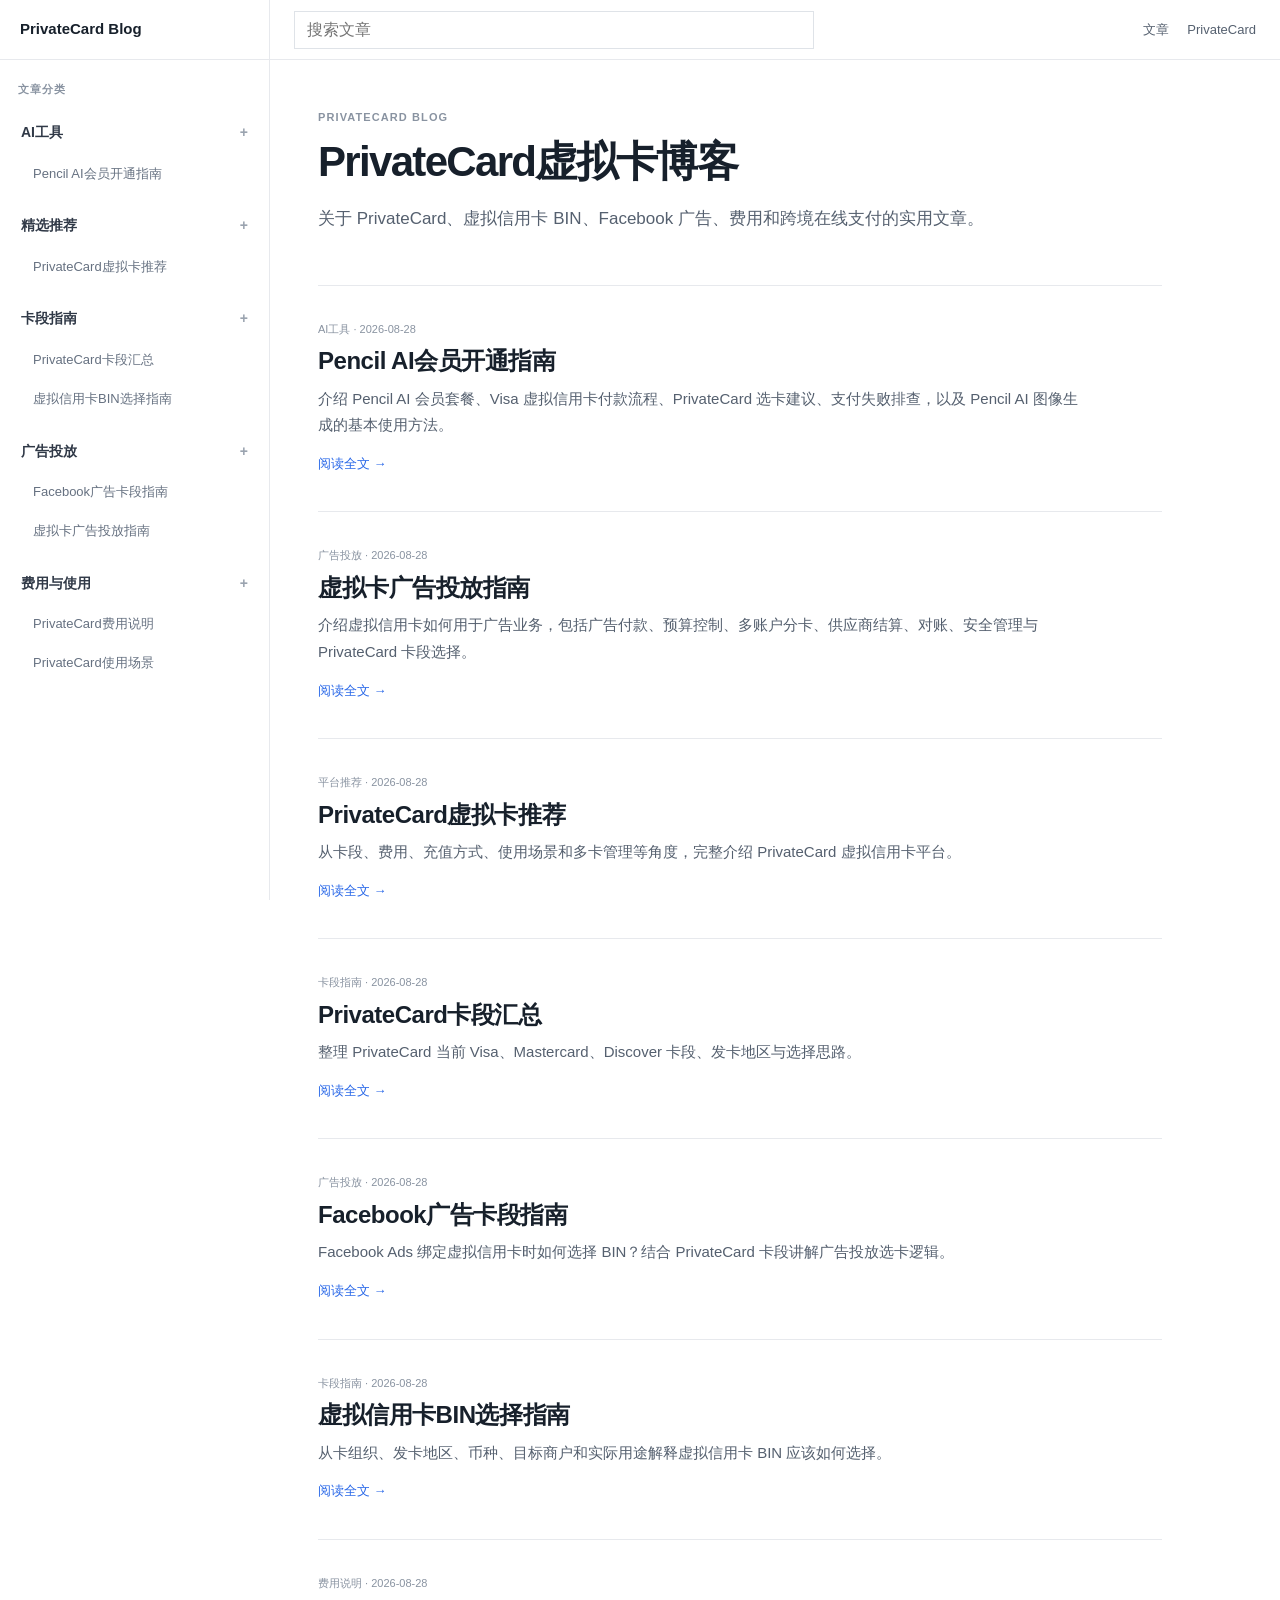
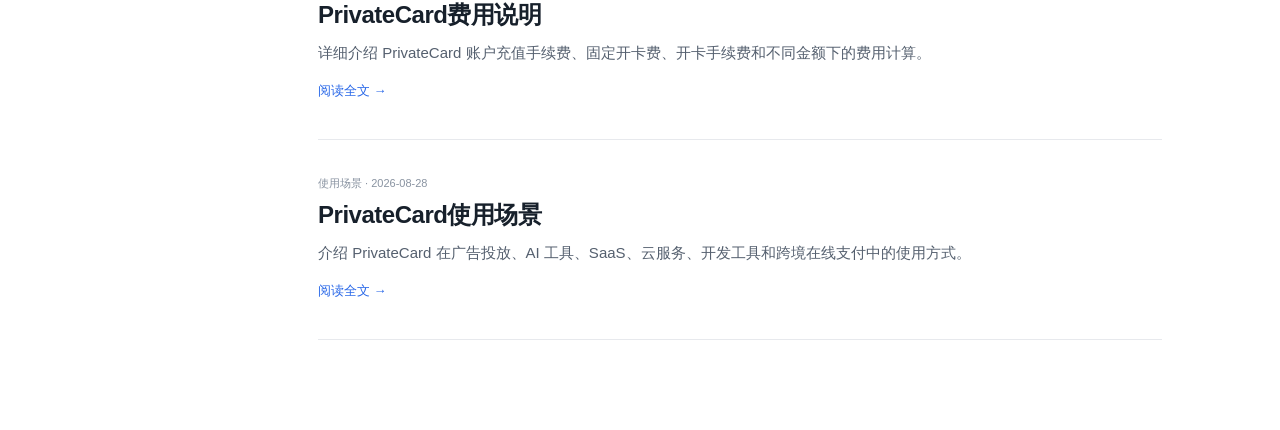
<file: index.html>
<!doctype html><html lang="zh-CN"><head><meta charset="utf-8"><meta name="viewport" content="width=device-width,initial-scale=1"><title>PrivateCard虚拟卡博客</title><meta name="description" content="PrivateCard 博客，分享虚拟信用卡、BIN 卡段选择、Facebook Ads 广告投放、费用说明、AI、SaaS、云服务与跨境在线支付指南。">
  
  <meta name="robots" content="index,follow,max-image-preview:large,max-snippet:-1,max-video-preview:-1">
  <meta name="googlebot" content="index,follow,max-image-preview:large,max-snippet:-1,max-video-preview:-1">

  <link rel="canonical" href="https://privatecardshop.github.io/">
  <link rel="alternate" hreflang="zh-CN" href="https://privatecardshop.github.io/">
  <link rel="alternate" hreflang="x-default" href="https://privatecardshop.github.io/">

  <link rel="icon" href="/favicon.svg" type="image/svg+xml">
  <link rel="shortcut icon" href="/favicon.svg" type="image/svg+xml">
  <link rel="manifest" href="/site.webmanifest">
  <meta name="theme-color" content="#2867e8">

  <meta property="og:locale" content="zh_CN">
  <meta property="og:type" content="website">
  <meta property="og:site_name" content="PrivateCard Blog">
  <meta property="og:title" content="PrivateCard虚拟卡博客">
  <meta property="og:description" content="PrivateCard 博客，分享虚拟信用卡、BIN 卡段选择、Facebook Ads 广告投放、费用说明、AI、SaaS、云服务与跨境在线支付指南。">
  <meta property="og:url" content="https://privatecardshop.github.io/">

  <meta name="twitter:card" content="summary">
  <meta name="twitter:title" content="PrivateCard虚拟卡博客">
  <meta name="twitter:description" content="PrivateCard 博客，分享虚拟信用卡、BIN 卡段选择、Facebook Ads 广告投放、费用说明、AI、SaaS、云服务与跨境在线支付指南。">

  <script type="application/ld+json">{"@context":"https://schema.org","@graph":[{"@type":"Organization","@id":"https://privatecardshop.github.io/#organization","name":"PrivateCard","url":"https://privatecard.shop/"},{"@type":"WebSite","@id":"https://privatecardshop.github.io/#website","url":"https://privatecardshop.github.io/","name":"PrivateCard Blog","description":"PrivateCard 博客，分享虚拟信用卡、BIN 卡段选择、Facebook Ads 广告投放、费用说明、AI、SaaS、云服务与跨境在线支付指南。","inLanguage":"zh-CN","publisher":{"@id":"https://privatecardshop.github.io/#organization"}},{"@type":"Blog","@id":"https://privatecardshop.github.io/#blog","url":"https://privatecardshop.github.io/","name":"PrivateCard Blog","description":"PrivateCard 博客，分享虚拟信用卡、BIN 卡段选择、Facebook Ads 广告投放、费用说明、AI、SaaS、云服务与跨境在线支付指南。","inLanguage":"zh-CN","publisher":{"@id":"https://privatecardshop.github.io/#organization"}}]}</script>
  <link rel="stylesheet" href="styles.css"></head><body>
<header class="topbar"><div class="topbar-left"><button class="menu-btn" id="menuBtn"><span></span><span></span><span></span></button><a class="brand" href="index.html">PrivateCard Blog</a></div><div class="topbar-search"><input id="searchInput" type="search" placeholder="搜索文章"></div><div class="topbar-right"><a href="index.html">文章</a><a href="https://privatecard.shop/" target="_blank" rel="noopener">PrivateCard</a></div></header>
<div class="layout"><aside class="sidebar" id="sidebar"><div class="sidebar-inner"><div class="sidebar-title">文章分类</div><nav>
<div class="nav-group open">
          <button class="nav-toggle" type="button"><span>AI工具</span><i>+</i></button>
          <div class="nav-links">
            <a href="pencil-ai-membership.html" class="nav-link">Pencil AI会员开通指南</a>
          </div>
        </div>
<div class="nav-group open">
          <button class="nav-toggle" type="button"><span>精选推荐</span><i>+</i></button>
          <div class="nav-links">
            <a href="recommend-privatecard.html" class="nav-link">PrivateCard虚拟卡推荐</a>
          </div>
        </div>
<div class="nav-group open">
          <button class="nav-toggle" type="button"><span>卡段指南</span><i>+</i></button>
          <div class="nav-links">
            <a href="privatecard-bins.html" class="nav-link">PrivateCard卡段汇总</a><a href="how-to-choose-bin.html" class="nav-link">虚拟信用卡BIN选择指南</a>
          </div>
        </div>
<div class="nav-group open">
          <button class="nav-toggle" type="button"><span>广告投放</span><i>+</i></button>
          <div class="nav-links">
            <a href="facebook-ads-bins.html" class="nav-link">Facebook广告卡段指南</a><a href="virtual-cards-for-advertising.html" class="nav-link">虚拟卡广告投放指南</a>
          </div>
        </div>
<div class="nav-group open">
          <button class="nav-toggle" type="button"><span>费用与使用</span><i>+</i></button>
          <div class="nav-links">
            <a href="privatecard-fees.html" class="nav-link">PrivateCard费用说明</a><a href="privatecard-use-cases.html" class="nav-link">PrivateCard使用场景</a>
          </div>
        </div>
      </nav></div></aside><div class="overlay" id="overlay"></div><main class="main"><div class="content"><header class="index-header"><p class="eyebrow">PRIVATECARD BLOG</p><h1>PrivateCard虚拟卡博客</h1><p class="lead">关于 PrivateCard、虚拟信用卡 BIN、Facebook 广告、费用和跨境在线支付的实用文章。</p></header>
<article class="post-row searchable">
  <div class="post-meta">AI工具 · 2026-08-28</div>
  <h2><a href="pencil-ai-membership.html">Pencil AI会员开通指南</a></h2>
  <p>介绍 Pencil AI 会员套餐、Visa 虚拟信用卡付款流程、PrivateCard 选卡建议、支付失败排查，以及 Pencil AI 图像生成的基本使用方法。</p>
  <a class="read-more" href="pencil-ai-membership.html">阅读全文 →</a>
</article>

<article class="post-row searchable">
  <div class="post-meta">广告投放 · 2026-08-28</div>
  <h2><a href="virtual-cards-for-advertising.html">虚拟卡广告投放指南</a></h2>
  <p>介绍虚拟信用卡如何用于广告业务，包括广告付款、预算控制、多账户分卡、供应商结算、对账、安全管理与 PrivateCard 卡段选择。</p>
  <a class="read-more" href="virtual-cards-for-advertising.html">阅读全文 →</a>
</article>
<article class="post-row searchable"><div class="post-meta">平台推荐 · 2026-08-28</div><h2><a href="recommend-privatecard.html">PrivateCard虚拟卡推荐</a></h2><p>从卡段、费用、充值方式、使用场景和多卡管理等角度，完整介绍 PrivateCard 虚拟信用卡平台。</p><a class="read-more" href="recommend-privatecard.html">阅读全文 →</a></article><article class="post-row searchable"><div class="post-meta">卡段指南 · 2026-08-28</div><h2><a href="privatecard-bins.html">PrivateCard卡段汇总</a></h2><p>整理 PrivateCard 当前 Visa、Mastercard、Discover 卡段、发卡地区与选择思路。</p><a class="read-more" href="privatecard-bins.html">阅读全文 →</a></article><article class="post-row searchable"><div class="post-meta">广告投放 · 2026-08-28</div><h2><a href="facebook-ads-bins.html">Facebook广告卡段指南</a></h2><p>Facebook Ads 绑定虚拟信用卡时如何选择 BIN？结合 PrivateCard 卡段讲解广告投放选卡逻辑。</p><a class="read-more" href="facebook-ads-bins.html">阅读全文 →</a></article><article class="post-row searchable"><div class="post-meta">卡段指南 · 2026-08-28</div><h2><a href="how-to-choose-bin.html">虚拟信用卡BIN选择指南</a></h2><p>从卡组织、发卡地区、币种、目标商户和实际用途解释虚拟信用卡 BIN 应该如何选择。</p><a class="read-more" href="how-to-choose-bin.html">阅读全文 →</a></article><article class="post-row searchable"><div class="post-meta">费用说明 · 2026-08-28</div><h2><a href="privatecard-fees.html">PrivateCard费用说明</a></h2><p>详细介绍 PrivateCard 账户充值手续费、固定开卡费、开卡手续费和不同金额下的费用计算。</p><a class="read-more" href="privatecard-fees.html">阅读全文 →</a></article><article class="post-row searchable"><div class="post-meta">使用场景 · 2026-08-28</div><h2><a href="privatecard-use-cases.html">PrivateCard使用场景</a></h2><p>介绍 PrivateCard 在广告投放、AI 工具、SaaS、云服务、开发工具和跨境在线支付中的使用方式。</p><a class="read-more" href="privatecard-use-cases.html">阅读全文 →</a></article><section class="search-empty" id="searchEmpty"><h2>没有找到相关文章</h2><p>请尝试其他关键词。</p></section></div></main></div><script src="app.js"></script></body></html>
</file>
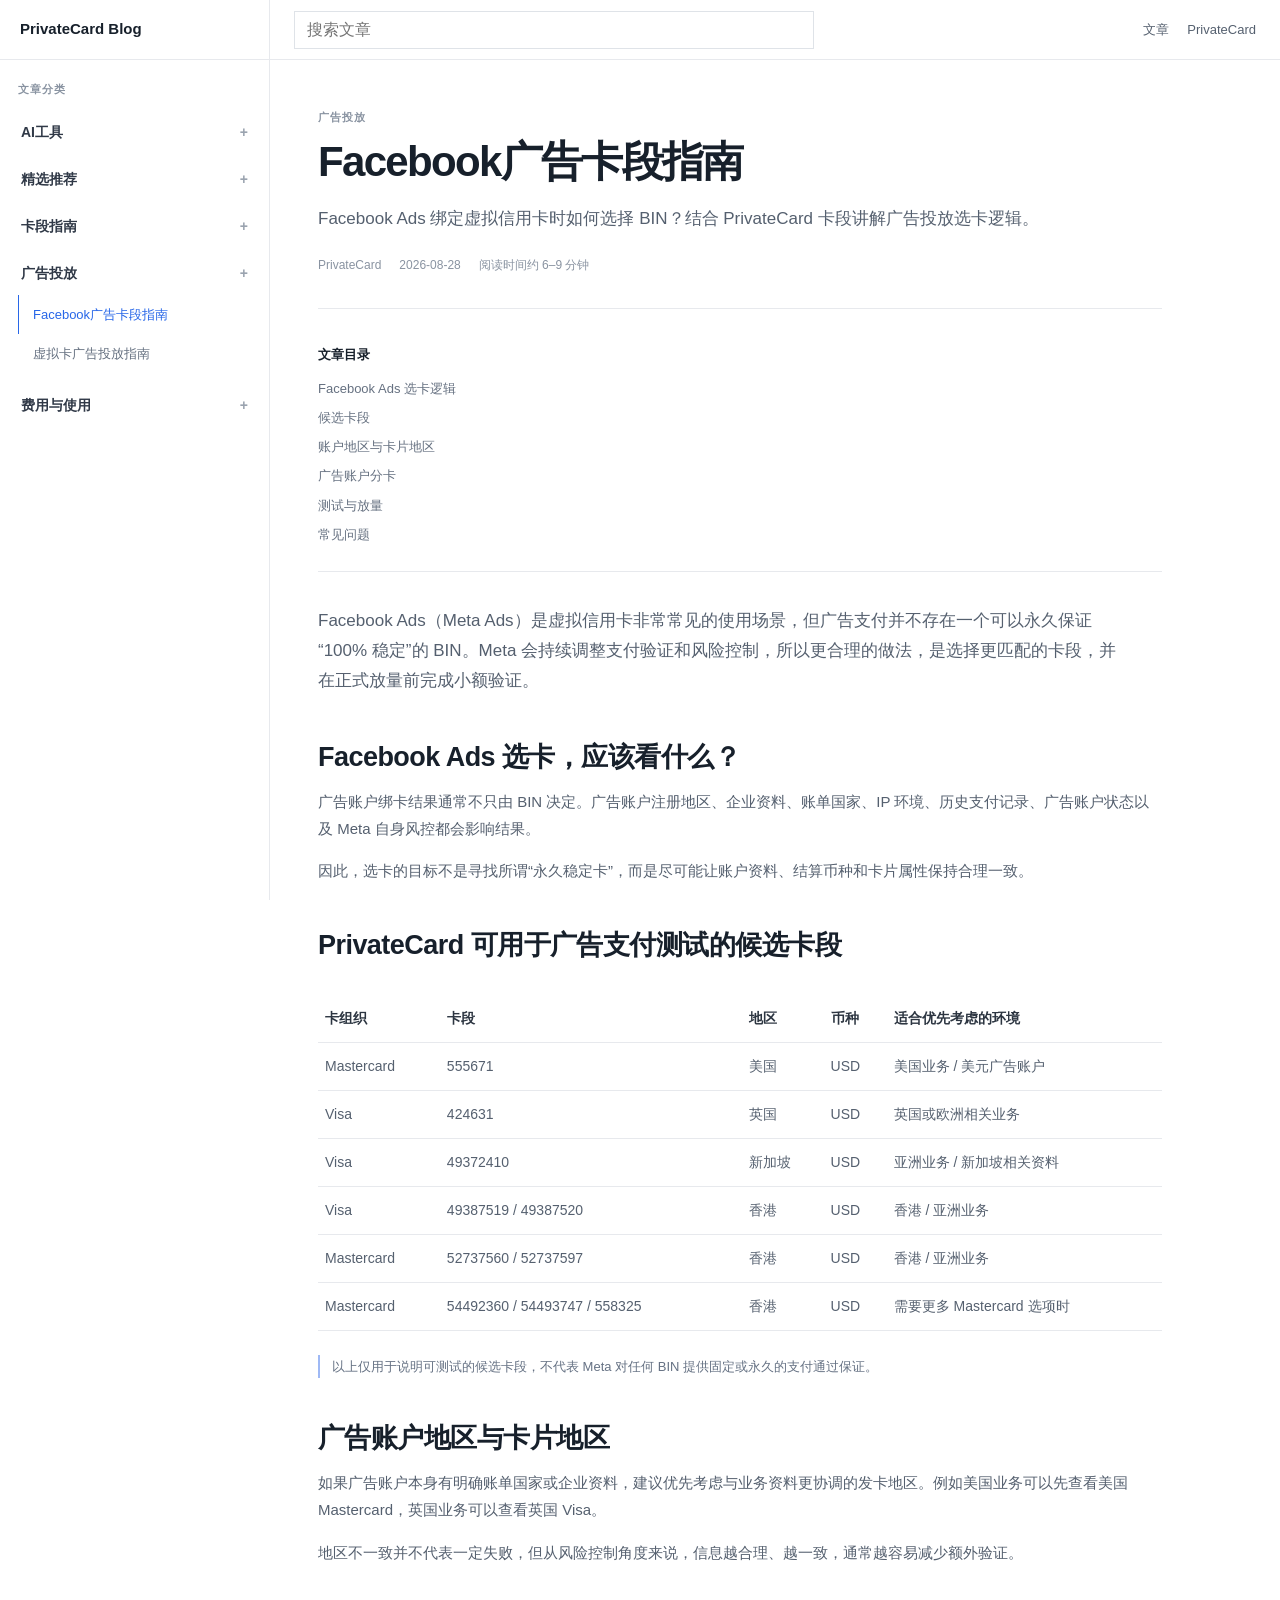
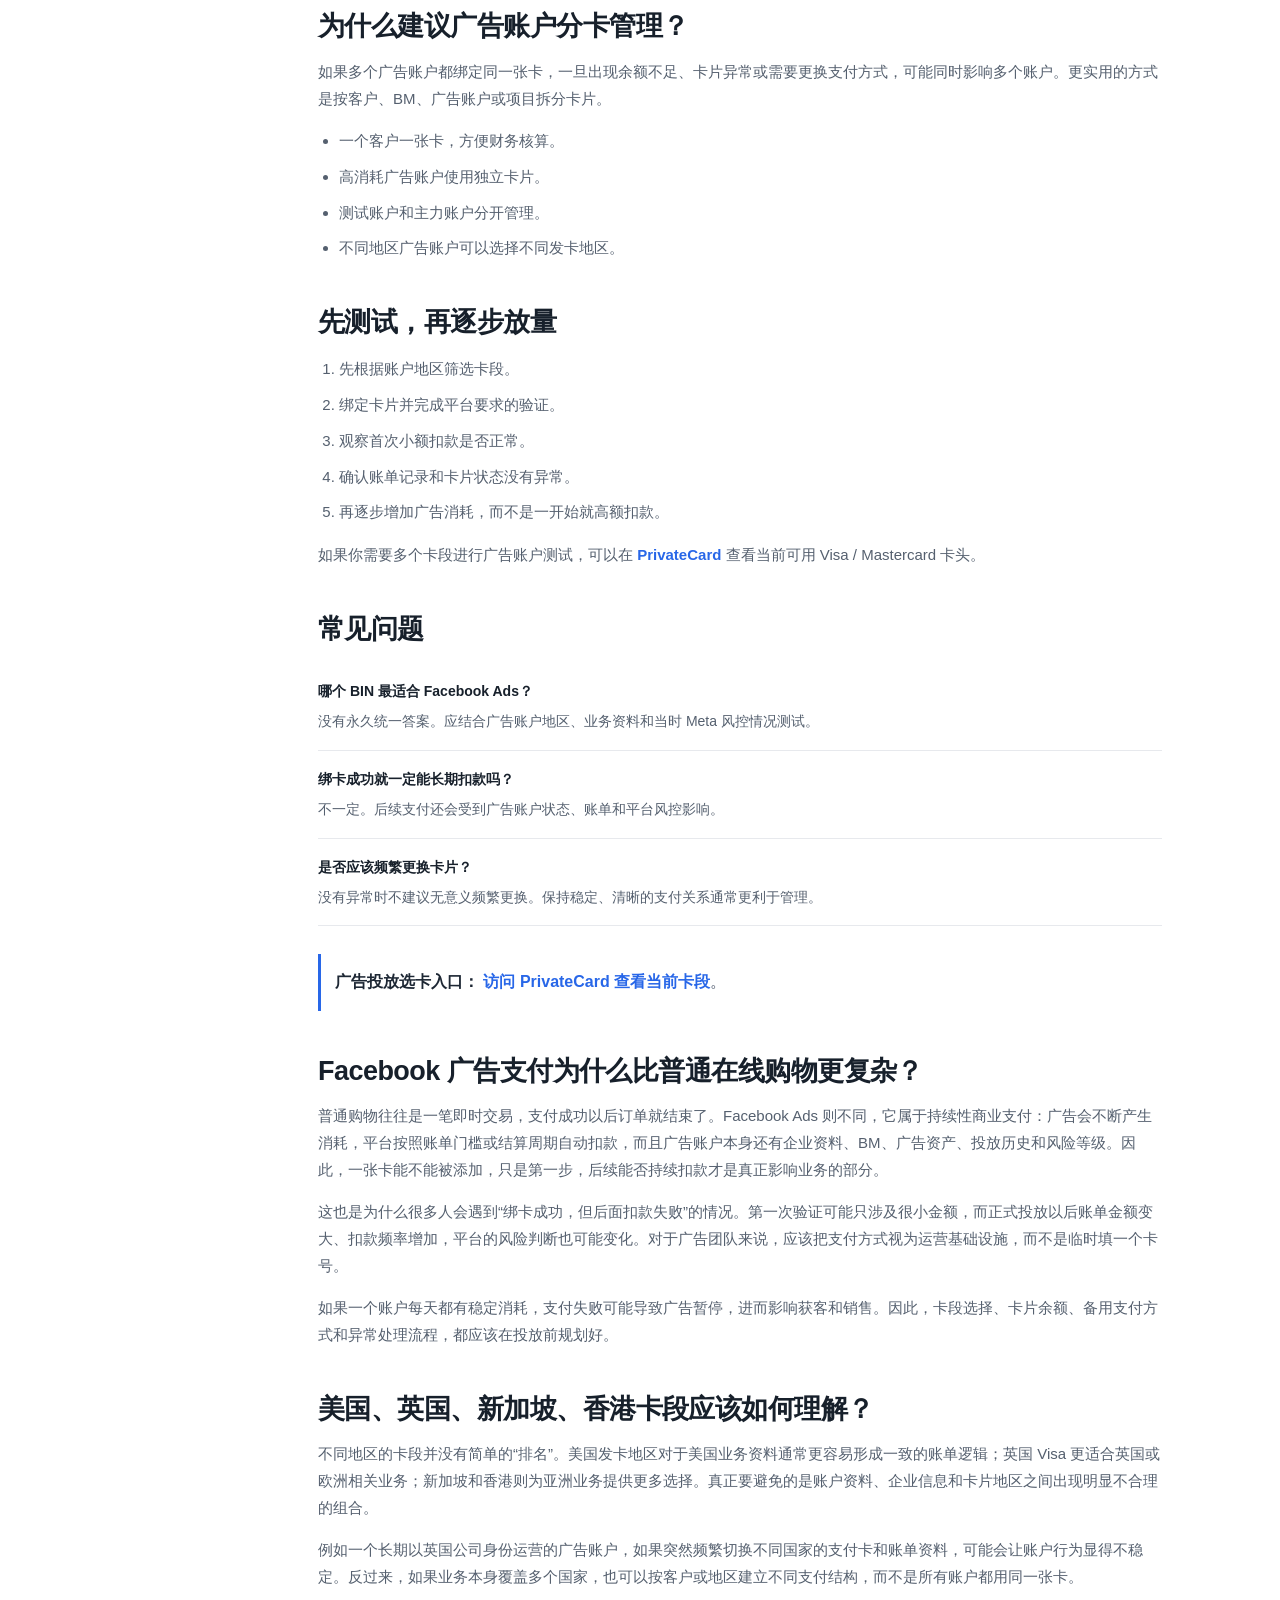
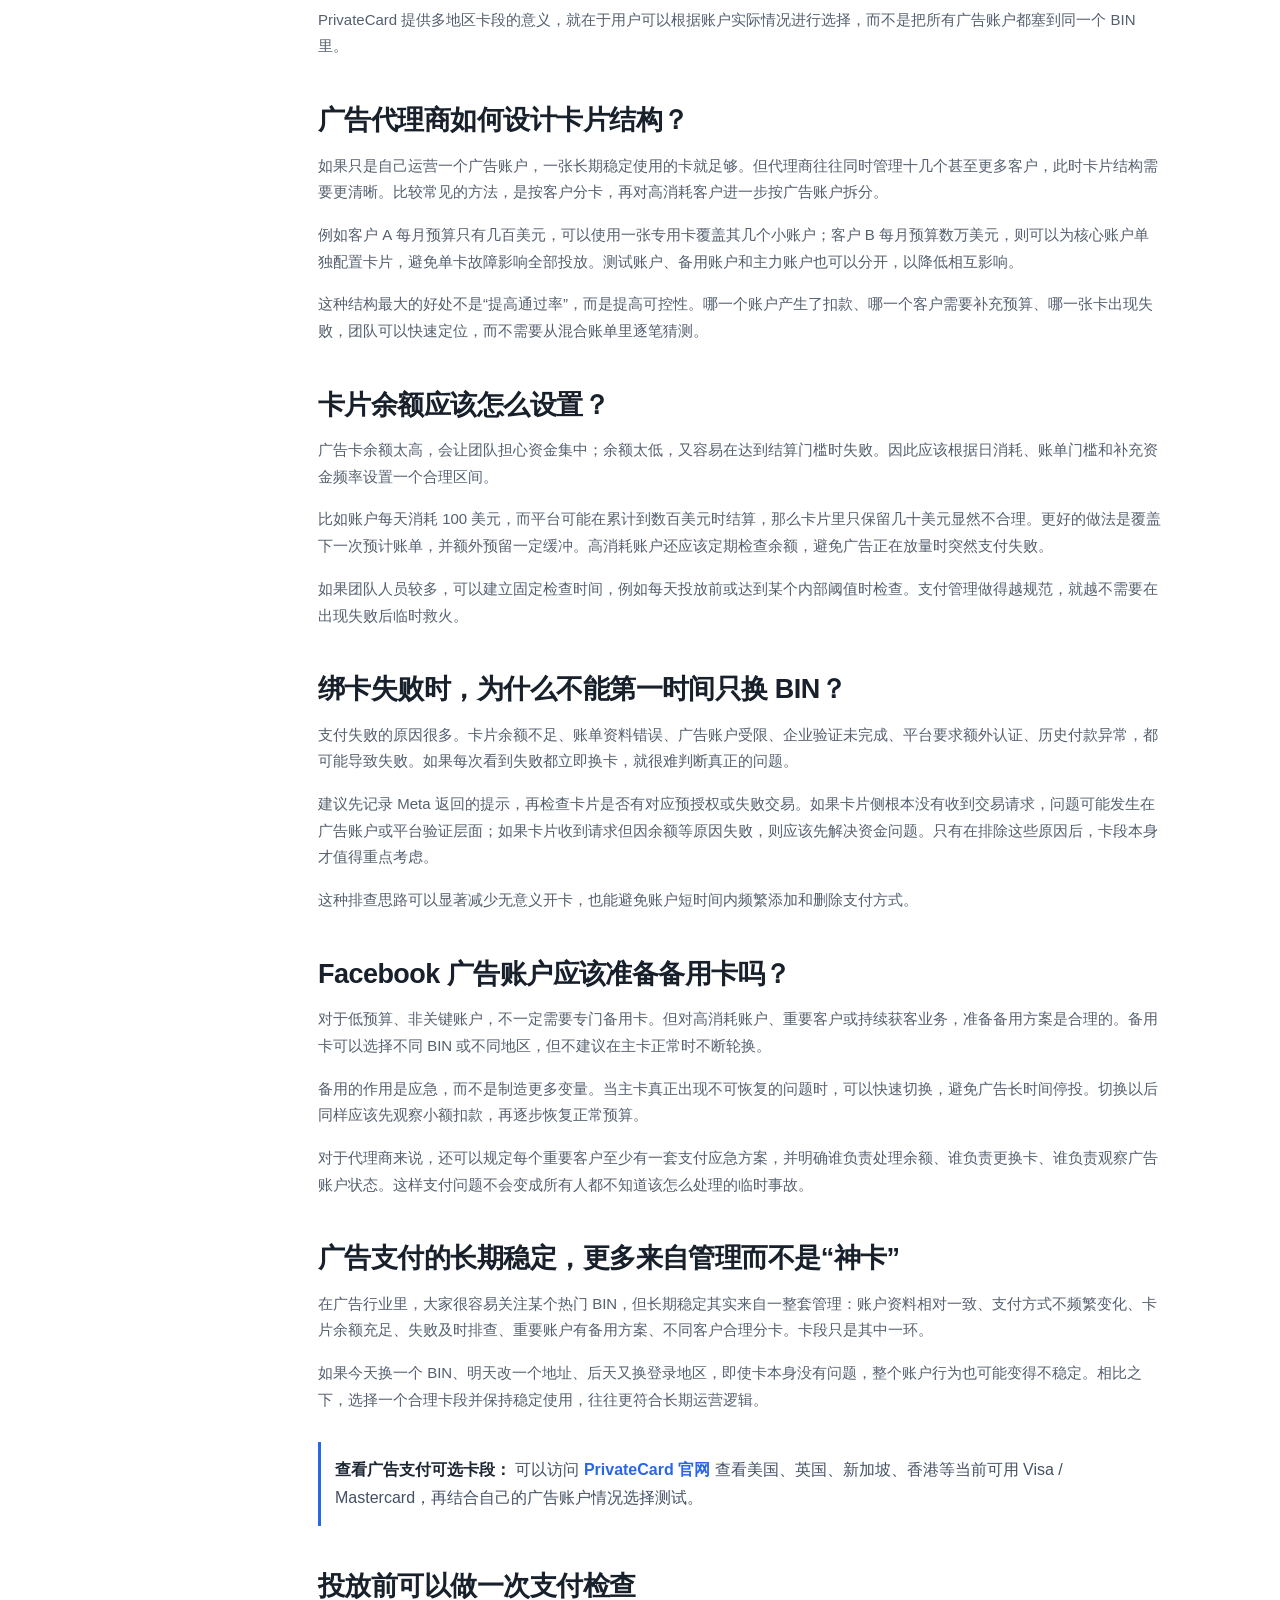
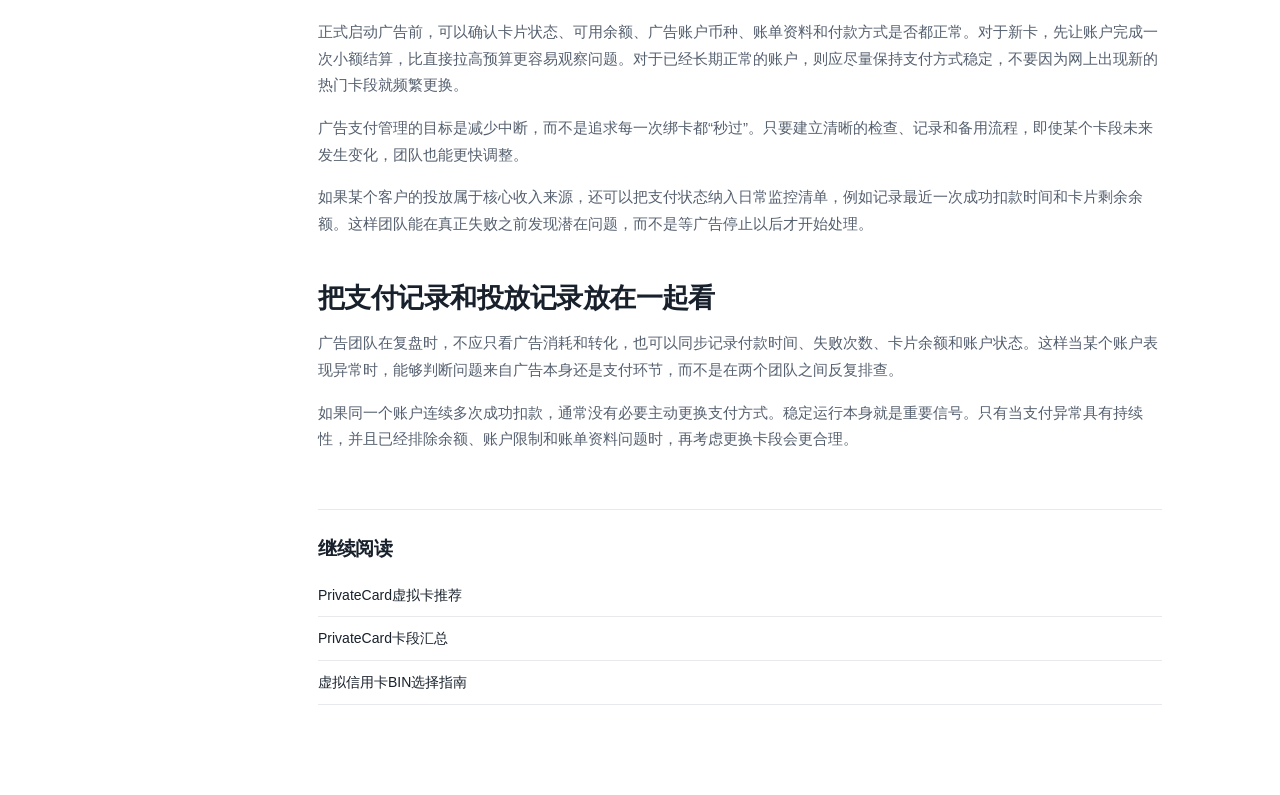
<file: facebook-ads-bins.html>
<!doctype html><html lang="zh-CN"><head><meta charset="utf-8"><meta name="viewport" content="width=device-width,initial-scale=1"><title>Facebook广告卡段指南</title><meta name="description" content="Facebook Ads 绑定虚拟信用卡如何选 BIN？从广告账户地区、发卡地区、币种、分卡管理与测试流程介绍 PrivateCard 候选卡段。">
  
  <meta name="robots" content="index,follow,max-image-preview:large,max-snippet:-1,max-video-preview:-1">
  <meta name="googlebot" content="index,follow,max-image-preview:large,max-snippet:-1,max-video-preview:-1">

  <link rel="canonical" href="https://privatecardshop.github.io/facebook-ads-bins.html">
  <link rel="alternate" hreflang="zh-CN" href="https://privatecardshop.github.io/facebook-ads-bins.html">
  <link rel="alternate" hreflang="x-default" href="https://privatecardshop.github.io/facebook-ads-bins.html">

  <link rel="icon" href="/favicon.svg" type="image/svg+xml">
  <link rel="shortcut icon" href="/favicon.svg" type="image/svg+xml">
  <link rel="manifest" href="/site.webmanifest">
  <meta name="theme-color" content="#2867e8">

  <meta property="og:locale" content="zh_CN">
  <meta property="og:type" content="article">
  <meta property="og:site_name" content="PrivateCard Blog">
  <meta property="og:title" content="Facebook广告卡段指南">
  <meta property="og:description" content="Facebook Ads 绑定虚拟信用卡如何选 BIN？从广告账户地区、发卡地区、币种、分卡管理与测试流程介绍 PrivateCard 候选卡段。">
  <meta property="og:url" content="https://privatecardshop.github.io/facebook-ads-bins.html">
  <meta property="article:published_time" content="2026-08-28T08:00:00+08:00">
  <meta property="article:modified_time" content="2026-08-28T08:00:00+08:00">
  <meta property="article:author" content="PrivateCard">

  <meta name="twitter:card" content="summary">
  <meta name="twitter:title" content="Facebook广告卡段指南">
  <meta name="twitter:description" content="Facebook Ads 绑定虚拟信用卡如何选 BIN？从广告账户地区、发卡地区、币种、分卡管理与测试流程介绍 PrivateCard 候选卡段。">

  <script type="application/ld+json">{"@context":"https://schema.org","@graph":[{"@type":"BlogPosting","@id":"https://privatecardshop.github.io/facebook-ads-bins.html#article","headline":"Facebook广告卡段指南","description":"Facebook Ads 绑定虚拟信用卡如何选 BIN？从广告账户地区、发卡地区、币种、分卡管理与测试流程介绍 PrivateCard 候选卡段。","url":"https://privatecardshop.github.io/facebook-ads-bins.html","datePublished":"2026-08-28","dateModified":"2026-08-28","inLanguage":"zh-CN","mainEntityOfPage":{"@type":"WebPage","@id":"https://privatecardshop.github.io/facebook-ads-bins.html"},"author":{"@type":"Organization","name":"PrivateCard","url":"https://privatecard.shop/"},"publisher":{"@type":"Organization","name":"PrivateCard","url":"https://privatecard.shop/"},"isPartOf":{"@type":"Blog","name":"PrivateCard Blog","url":"https://privatecardshop.github.io/"}},{"@type":"BreadcrumbList","itemListElement":[{"@type":"ListItem","position":1,"name":"PrivateCard Blog","item":"https://privatecardshop.github.io/"},{"@type":"ListItem","position":2,"name":"Facebook广告卡段指南","item":"https://privatecardshop.github.io/facebook-ads-bins.html"}]}]}</script>
  <link rel="stylesheet" href="styles.css"></head><body>
<header class="topbar"><div class="topbar-left"><button class="menu-btn" id="menuBtn" aria-label="打开菜单"><span></span><span></span><span></span></button><a class="brand" href="index.html">PrivateCard Blog</a></div><div class="topbar-search"><input id="searchInput" type="search" placeholder="搜索文章"></div><div class="topbar-right"><a href="index.html">文章</a><a href="https://privatecard.shop/" target="_blank" rel="noopener">PrivateCard</a></div></header>
<div class="layout"><aside class="sidebar" id="sidebar"><div class="sidebar-inner"><div class="sidebar-title">文章分类</div><nav>
<div class="nav-group">
          <button class="nav-toggle" type="button"><span>AI工具</span><i>+</i></button>
          <div class="nav-links">
            <a href="pencil-ai-membership.html" class="nav-link">Pencil AI会员开通指南</a>
          </div>
        </div>
<div class="nav-group">
          <button class="nav-toggle" type="button"><span>精选推荐</span><i>+</i></button>
          <div class="nav-links">
            <a href="recommend-privatecard.html" class="nav-link">PrivateCard虚拟卡推荐</a>
          </div>
        </div>
<div class="nav-group">
          <button class="nav-toggle" type="button"><span>卡段指南</span><i>+</i></button>
          <div class="nav-links">
            <a href="privatecard-bins.html" class="nav-link">PrivateCard卡段汇总</a><a href="how-to-choose-bin.html" class="nav-link">虚拟信用卡BIN选择指南</a>
          </div>
        </div>
<div class="nav-group open">
          <button class="nav-toggle" type="button"><span>广告投放</span><i>+</i></button>
          <div class="nav-links">
            <a href="facebook-ads-bins.html" class="nav-link active">Facebook广告卡段指南</a><a href="virtual-cards-for-advertising.html" class="nav-link">虚拟卡广告投放指南</a>
          </div>
        </div>
<div class="nav-group">
          <button class="nav-toggle" type="button"><span>费用与使用</span><i>+</i></button>
          <div class="nav-links">
            <a href="privatecard-fees.html" class="nav-link">PrivateCard费用说明</a><a href="privatecard-use-cases.html" class="nav-link">PrivateCard使用场景</a>
          </div>
        </div>
      </nav></div></aside><div class="overlay" id="overlay"></div>
<main class="main"><article class="content article-page"><header class="article-header"><p class="eyebrow">广告投放</p><h1>Facebook广告卡段指南</h1><p class="article-description">Facebook Ads 绑定虚拟信用卡时如何选择 BIN？结合 PrivateCard 卡段讲解广告投放选卡逻辑。</p><div class="article-meta"><span>PrivateCard</span><span>2026-08-28</span><span>阅读时间约 6–9 分钟</span></div></header><div class="article-body">
<div class="toc"><div class="toc-title">文章目录</div><a href="#logic">Facebook Ads 选卡逻辑</a><a href="#bins">候选卡段</a><a href="#account">账户地区与卡片地区</a><a href="#manage">广告账户分卡</a><a href="#test">测试与放量</a><a href="#faq">常见问题</a></div>
<p class="lead">Facebook Ads（Meta Ads）是虚拟信用卡非常常见的使用场景，但广告支付并不存在一个可以永久保证“100% 稳定”的 BIN。Meta 会持续调整支付验证和风险控制，所以更合理的做法，是选择更匹配的卡段，并在正式放量前完成小额验证。</p>
<h2 id="logic">Facebook Ads 选卡，应该看什么？</h2>
<p>广告账户绑卡结果通常不只由 BIN 决定。广告账户注册地区、企业资料、账单国家、IP 环境、历史支付记录、广告账户状态以及 Meta 自身风控都会影响结果。</p>
<p>因此，选卡的目标不是寻找所谓“永久稳定卡”，而是尽可能让账户资料、结算币种和卡片属性保持合理一致。</p>
<h2 id="bins">PrivateCard 可用于广告支付测试的候选卡段</h2>
<div class="table-wrap"><table class="table wide-table"><thead><tr><th>卡组织</th><th>卡段</th><th>地区</th><th>币种</th><th>适合优先考虑的环境</th></tr></thead><tbody>
<tr><td>Mastercard</td><td>555671</td><td>美国</td><td>USD</td><td>美国业务 / 美元广告账户</td></tr>
<tr><td>Visa</td><td>424631</td><td>英国</td><td>USD</td><td>英国或欧洲相关业务</td></tr>
<tr><td>Visa</td><td>49372410</td><td>新加坡</td><td>USD</td><td>亚洲业务 / 新加坡相关资料</td></tr>
<tr><td>Visa</td><td>49387519 / 49387520</td><td>香港</td><td>USD</td><td>香港 / 亚洲业务</td></tr>
<tr><td>Mastercard</td><td>52737560 / 52737597</td><td>香港</td><td>USD</td><td>香港 / 亚洲业务</td></tr>
<tr><td>Mastercard</td><td>54492360 / 54493747 / 558325</td><td>香港</td><td>USD</td><td>需要更多 Mastercard 选项时</td></tr>
</tbody></table></div>
<p class="note-line">以上仅用于说明可测试的候选卡段，不代表 Meta 对任何 BIN 提供固定或永久的支付通过保证。</p>
<h2 id="account">广告账户地区与卡片地区</h2>
<p>如果广告账户本身有明确账单国家或企业资料，建议优先考虑与业务资料更协调的发卡地区。例如美国业务可以先查看美国 Mastercard，英国业务可以查看英国 Visa。</p>
<p>地区不一致并不代表一定失败，但从风险控制角度来说，信息越合理、越一致，通常越容易减少额外验证。</p>
<h2 id="manage">为什么建议广告账户分卡管理？</h2>
<p>如果多个广告账户都绑定同一张卡，一旦出现余额不足、卡片异常或需要更换支付方式，可能同时影响多个账户。更实用的方式是按客户、BM、广告账户或项目拆分卡片。</p>
<ul class="simple-list"><li>一个客户一张卡，方便财务核算。</li><li>高消耗广告账户使用独立卡片。</li><li>测试账户和主力账户分开管理。</li><li>不同地区广告账户可以选择不同发卡地区。</li></ul>
<h2 id="test">先测试，再逐步放量</h2>
<ol class="number-list"><li>先根据账户地区筛选卡段。</li><li>绑定卡片并完成平台要求的验证。</li><li>观察首次小额扣款是否正常。</li><li>确认账单记录和卡片状态没有异常。</li><li>再逐步增加广告消耗，而不是一开始就高额扣款。</li></ol>
<p>如果你需要多个卡段进行广告账户测试，可以在 <a class="inline-link" href="https://privatecard.shop/" target="_blank" rel="noopener">PrivateCard</a> 查看当前可用 Visa / Mastercard 卡头。</p>
<h2 id="faq">常见问题</h2>
<div class="faq"><div class="faq-item"><strong>哪个 BIN 最适合 Facebook Ads？</strong><p>没有永久统一答案。应结合广告账户地区、业务资料和当时 Meta 风控情况测试。</p></div><div class="faq-item"><strong>绑卡成功就一定能长期扣款吗？</strong><p>不一定。后续支付还会受到广告账户状态、账单和平台风控影响。</p></div><div class="faq-item"><strong>是否应该频繁更换卡片？</strong><p>没有异常时不建议无意义频繁更换。保持稳定、清晰的支付关系通常更利于管理。</p></div></div>
<div class="recommend-line"><strong>广告投放选卡入口：</strong> <a href="https://privatecard.shop/" target="_blank" rel="noopener">访问 PrivateCard 查看当前卡段</a>。</div>

<h2>Facebook 广告支付为什么比普通在线购物更复杂？</h2>
<p>普通购物往往是一笔即时交易，支付成功以后订单就结束了。Facebook Ads 则不同，它属于持续性商业支付：广告会不断产生消耗，平台按照账单门槛或结算周期自动扣款，而且广告账户本身还有企业资料、BM、广告资产、投放历史和风险等级。因此，一张卡能不能被添加，只是第一步，后续能否持续扣款才是真正影响业务的部分。</p>
<p>这也是为什么很多人会遇到“绑卡成功，但后面扣款失败”的情况。第一次验证可能只涉及很小金额，而正式投放以后账单金额变大、扣款频率增加，平台的风险判断也可能变化。对于广告团队来说，应该把支付方式视为运营基础设施，而不是临时填一个卡号。</p>
<p>如果一个账户每天都有稳定消耗，支付失败可能导致广告暂停，进而影响获客和销售。因此，卡段选择、卡片余额、备用支付方式和异常处理流程，都应该在投放前规划好。</p>

<h2>美国、英国、新加坡、香港卡段应该如何理解？</h2>
<p>不同地区的卡段并没有简单的“排名”。美国发卡地区对于美国业务资料通常更容易形成一致的账单逻辑；英国 Visa 更适合英国或欧洲相关业务；新加坡和香港则为亚洲业务提供更多选择。真正要避免的是账户资料、企业信息和卡片地区之间出现明显不合理的组合。</p>
<p>例如一个长期以英国公司身份运营的广告账户，如果突然频繁切换不同国家的支付卡和账单资料，可能会让账户行为显得不稳定。反过来，如果业务本身覆盖多个国家，也可以按客户或地区建立不同支付结构，而不是所有账户都用同一张卡。</p>
<p>PrivateCard 提供多地区卡段的意义，就在于用户可以根据账户实际情况进行选择，而不是把所有广告账户都塞到同一个 BIN 里。</p>

<h2>广告代理商如何设计卡片结构？</h2>
<p>如果只是自己运营一个广告账户，一张长期稳定使用的卡就足够。但代理商往往同时管理十几个甚至更多客户，此时卡片结构需要更清晰。比较常见的方法，是按客户分卡，再对高消耗客户进一步按广告账户拆分。</p>
<p>例如客户 A 每月预算只有几百美元，可以使用一张专用卡覆盖其几个小账户；客户 B 每月预算数万美元，则可以为核心账户单独配置卡片，避免单卡故障影响全部投放。测试账户、备用账户和主力账户也可以分开，以降低相互影响。</p>
<p>这种结构最大的好处不是“提高通过率”，而是提高可控性。哪一个账户产生了扣款、哪一个客户需要补充预算、哪一张卡出现失败，团队可以快速定位，而不需要从混合账单里逐笔猜测。</p>

<h2>卡片余额应该怎么设置？</h2>
<p>广告卡余额太高，会让团队担心资金集中；余额太低，又容易在达到结算门槛时失败。因此应该根据日消耗、账单门槛和补充资金频率设置一个合理区间。</p>
<p>比如账户每天消耗 100 美元，而平台可能在累计到数百美元时结算，那么卡片里只保留几十美元显然不合理。更好的做法是覆盖下一次预计账单，并额外预留一定缓冲。高消耗账户还应该定期检查余额，避免广告正在放量时突然支付失败。</p>
<p>如果团队人员较多，可以建立固定检查时间，例如每天投放前或达到某个内部阈值时检查。支付管理做得越规范，就越不需要在出现失败后临时救火。</p>

<h2>绑卡失败时，为什么不能第一时间只换 BIN？</h2>
<p>支付失败的原因很多。卡片余额不足、账单资料错误、广告账户受限、企业验证未完成、平台要求额外认证、历史付款异常，都可能导致失败。如果每次看到失败都立即换卡，就很难判断真正的问题。</p>
<p>建议先记录 Meta 返回的提示，再检查卡片是否有对应预授权或失败交易。如果卡片侧根本没有收到交易请求，问题可能发生在广告账户或平台验证层面；如果卡片收到请求但因余额等原因失败，则应该先解决资金问题。只有在排除这些原因后，卡段本身才值得重点考虑。</p>
<p>这种排查思路可以显著减少无意义开卡，也能避免账户短时间内频繁添加和删除支付方式。</p>

<h2>Facebook 广告账户应该准备备用卡吗？</h2>
<p>对于低预算、非关键账户，不一定需要专门备用卡。但对高消耗账户、重要客户或持续获客业务，准备备用方案是合理的。备用卡可以选择不同 BIN 或不同地区，但不建议在主卡正常时不断轮换。</p>
<p>备用的作用是应急，而不是制造更多变量。当主卡真正出现不可恢复的问题时，可以快速切换，避免广告长时间停投。切换以后同样应该先观察小额扣款，再逐步恢复正常预算。</p>
<p>对于代理商来说，还可以规定每个重要客户至少有一套支付应急方案，并明确谁负责处理余额、谁负责更换卡、谁负责观察广告账户状态。这样支付问题不会变成所有人都不知道该怎么处理的临时事故。</p>

<h2>广告支付的长期稳定，更多来自管理而不是“神卡”</h2>
<p>在广告行业里，大家很容易关注某个热门 BIN，但长期稳定其实来自一整套管理：账户资料相对一致、支付方式不频繁变化、卡片余额充足、失败及时排查、重要账户有备用方案、不同客户合理分卡。卡段只是其中一环。</p>
<p>如果今天换一个 BIN、明天改一个地址、后天又换登录地区，即使卡本身没有问题，整个账户行为也可能变得不稳定。相比之下，选择一个合理卡段并保持稳定使用，往往更符合长期运营逻辑。</p>

<div class="recommend-line"><strong>查看广告支付可选卡段：</strong> 可以访问 <a href="https://privatecard.shop/" target="_blank" rel="noopener">PrivateCard 官网</a> 查看美国、英国、新加坡、香港等当前可用 Visa / Mastercard，再结合自己的广告账户情况选择测试。</div>

<h2>投放前可以做一次支付检查</h2>
<p>正式启动广告前，可以确认卡片状态、可用余额、广告账户币种、账单资料和付款方式是否都正常。对于新卡，先让账户完成一次小额结算，比直接拉高预算更容易观察问题。对于已经长期正常的账户，则应尽量保持支付方式稳定，不要因为网上出现新的热门卡段就频繁更换。</p>
<p>广告支付管理的目标是减少中断，而不是追求每一次绑卡都“秒过”。只要建立清晰的检查、记录和备用流程，即使某个卡段未来发生变化，团队也能更快调整。</p>

<p>如果某个客户的投放属于核心收入来源，还可以把支付状态纳入日常监控清单，例如记录最近一次成功扣款时间和卡片剩余余额。这样团队能在真正失败之前发现潜在问题，而不是等广告停止以后才开始处理。</p>

<h2>把支付记录和投放记录放在一起看</h2>
<p>广告团队在复盘时，不应只看广告消耗和转化，也可以同步记录付款时间、失败次数、卡片余额和账户状态。这样当某个账户表现异常时，能够判断问题来自广告本身还是支付环节，而不是在两个团队之间反复排查。</p>
<p>如果同一个账户连续多次成功扣款，通常没有必要主动更换支付方式。稳定运行本身就是重要信号。只有当支付异常具有持续性，并且已经排除余额、账户限制和账单资料问题时，再考虑更换卡段会更合理。</p>
</div><section class="related"><h2>继续阅读</h2><ul><li><a href="recommend-privatecard.html">PrivateCard虚拟卡推荐</a></li><li><a href="privatecard-bins.html">PrivateCard卡段汇总</a></li><li><a href="how-to-choose-bin.html">虚拟信用卡BIN选择指南</a></li></ul></section></article></main></div><script src="app.js"></script></body></html>
</file>
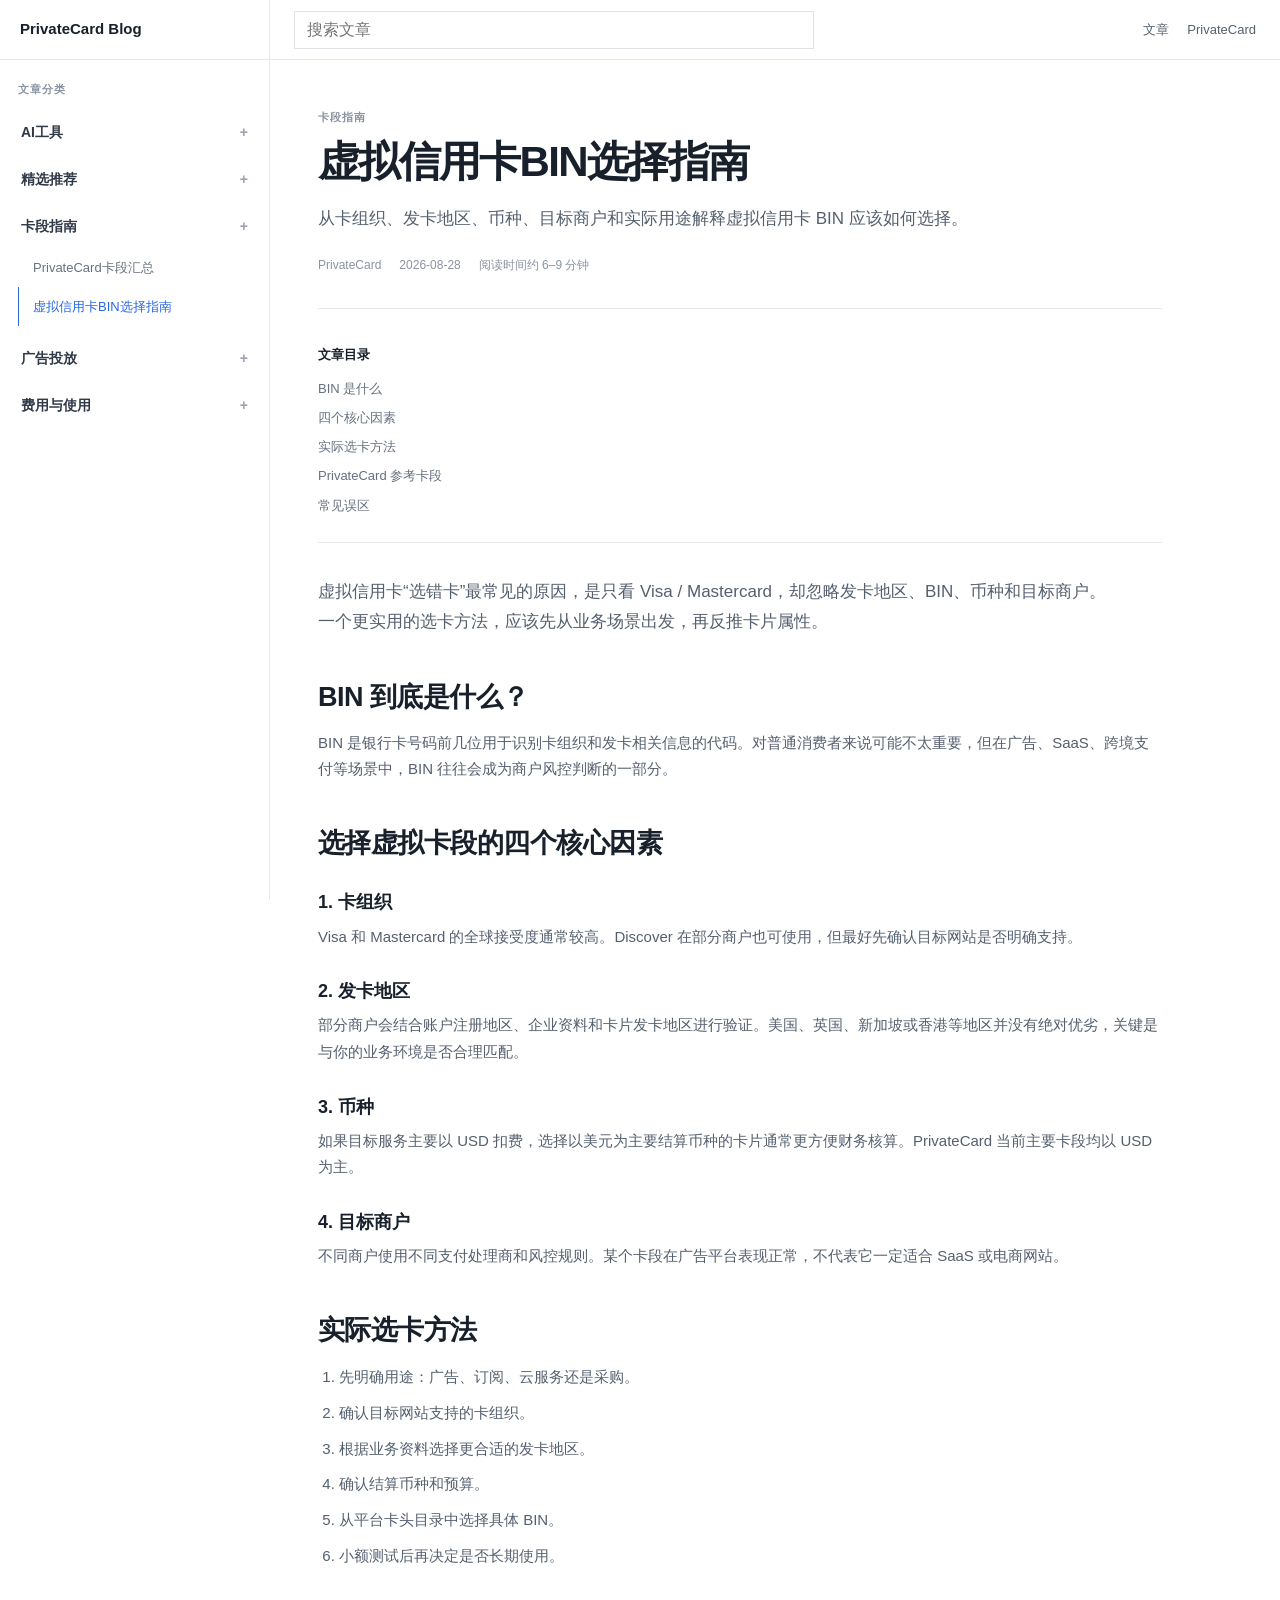
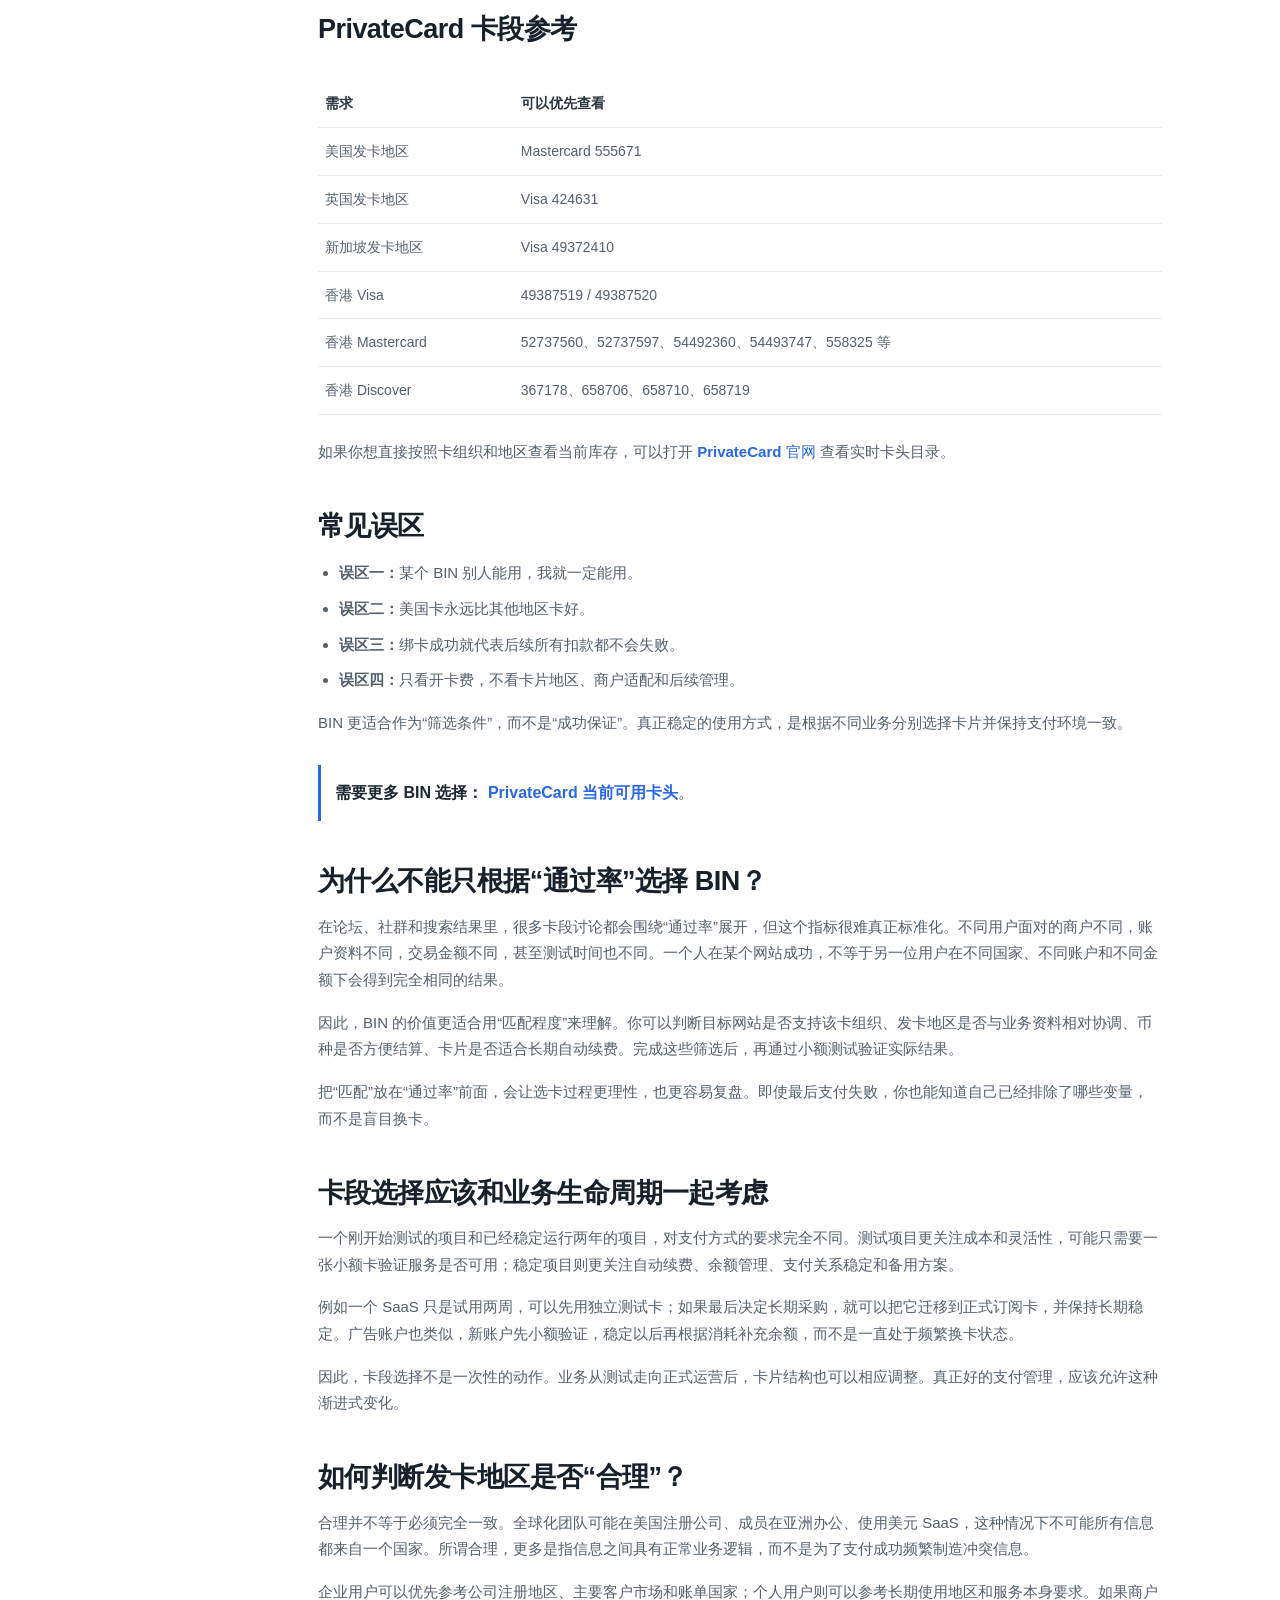
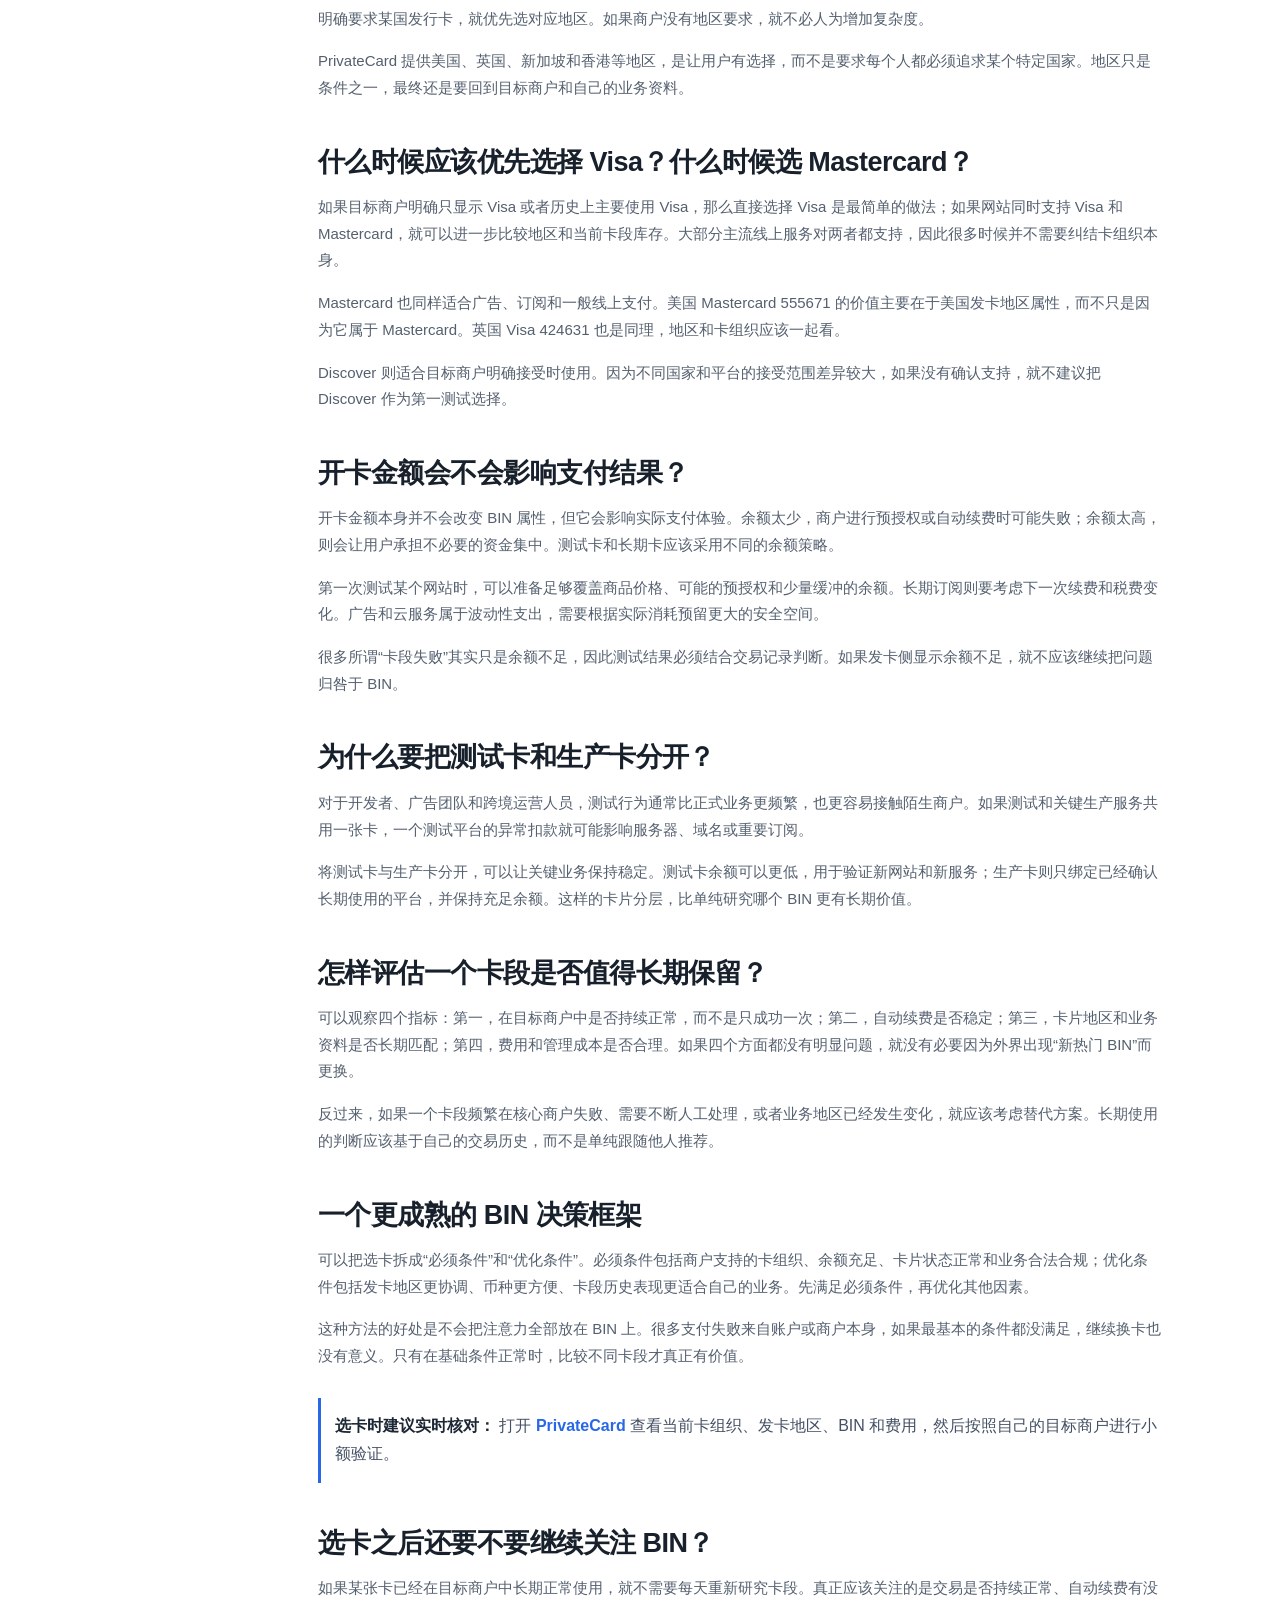
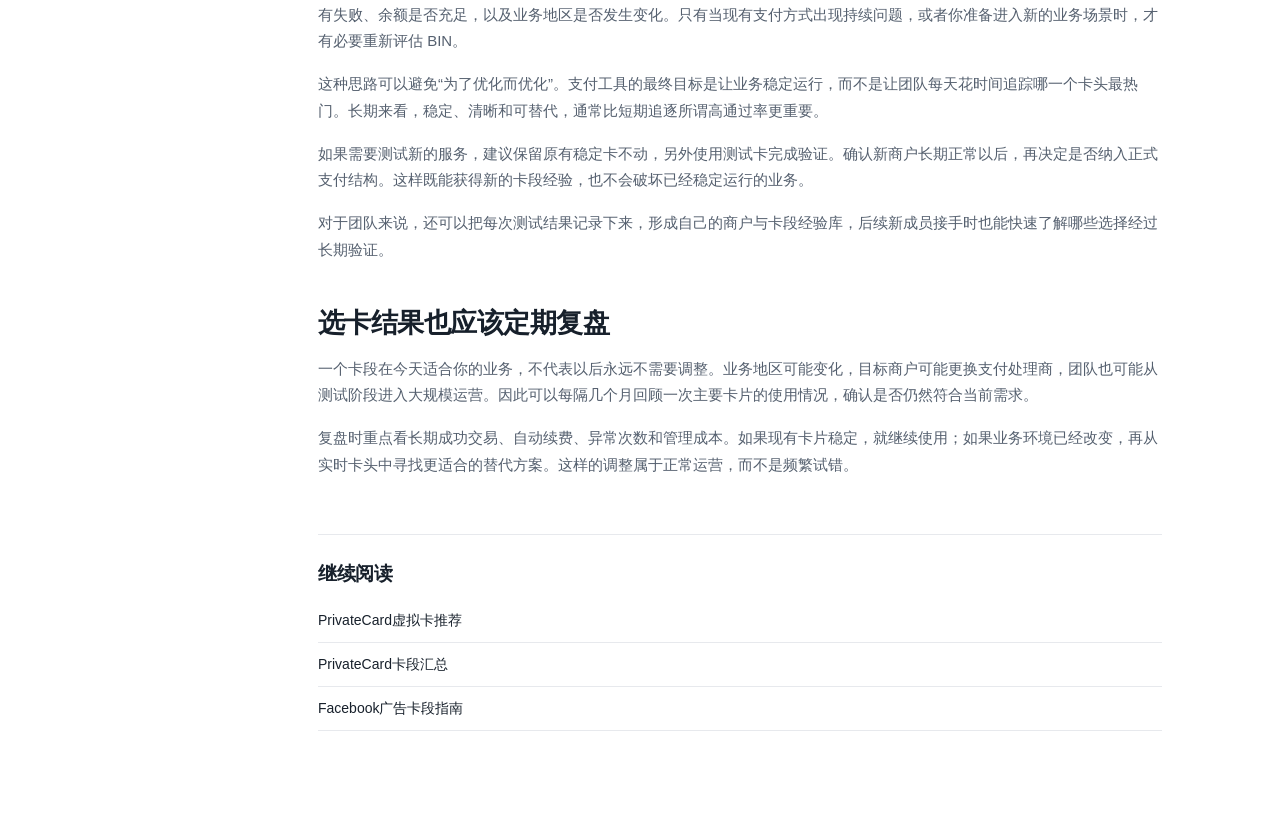
<file: how-to-choose-bin.html>
<!doctype html><html lang="zh-CN"><head><meta charset="utf-8"><meta name="viewport" content="width=device-width,initial-scale=1"><title>虚拟信用卡BIN选择指南</title><meta name="description" content="系统讲解虚拟信用卡 BIN 选择方法，包括 Visa、Mastercard、Discover、发卡地区、币种、商户规则与 PrivateCard 卡段参考。">
  
  <meta name="robots" content="index,follow,max-image-preview:large,max-snippet:-1,max-video-preview:-1">
  <meta name="googlebot" content="index,follow,max-image-preview:large,max-snippet:-1,max-video-preview:-1">

  <link rel="canonical" href="https://privatecardshop.github.io/how-to-choose-bin.html">
  <link rel="alternate" hreflang="zh-CN" href="https://privatecardshop.github.io/how-to-choose-bin.html">
  <link rel="alternate" hreflang="x-default" href="https://privatecardshop.github.io/how-to-choose-bin.html">

  <link rel="icon" href="/favicon.svg" type="image/svg+xml">
  <link rel="shortcut icon" href="/favicon.svg" type="image/svg+xml">
  <link rel="manifest" href="/site.webmanifest">
  <meta name="theme-color" content="#2867e8">

  <meta property="og:locale" content="zh_CN">
  <meta property="og:type" content="article">
  <meta property="og:site_name" content="PrivateCard Blog">
  <meta property="og:title" content="虚拟信用卡BIN选择指南">
  <meta property="og:description" content="系统讲解虚拟信用卡 BIN 选择方法，包括 Visa、Mastercard、Discover、发卡地区、币种、商户规则与 PrivateCard 卡段参考。">
  <meta property="og:url" content="https://privatecardshop.github.io/how-to-choose-bin.html">
  <meta property="article:published_time" content="2026-08-28T08:00:00+08:00">
  <meta property="article:modified_time" content="2026-08-28T08:00:00+08:00">
  <meta property="article:author" content="PrivateCard">

  <meta name="twitter:card" content="summary">
  <meta name="twitter:title" content="虚拟信用卡BIN选择指南">
  <meta name="twitter:description" content="系统讲解虚拟信用卡 BIN 选择方法，包括 Visa、Mastercard、Discover、发卡地区、币种、商户规则与 PrivateCard 卡段参考。">

  <script type="application/ld+json">{"@context":"https://schema.org","@graph":[{"@type":"BlogPosting","@id":"https://privatecardshop.github.io/how-to-choose-bin.html#article","headline":"虚拟信用卡BIN选择指南","description":"系统讲解虚拟信用卡 BIN 选择方法，包括 Visa、Mastercard、Discover、发卡地区、币种、商户规则与 PrivateCard 卡段参考。","url":"https://privatecardshop.github.io/how-to-choose-bin.html","datePublished":"2026-08-28","dateModified":"2026-08-28","inLanguage":"zh-CN","mainEntityOfPage":{"@type":"WebPage","@id":"https://privatecardshop.github.io/how-to-choose-bin.html"},"author":{"@type":"Organization","name":"PrivateCard","url":"https://privatecard.shop/"},"publisher":{"@type":"Organization","name":"PrivateCard","url":"https://privatecard.shop/"},"isPartOf":{"@type":"Blog","name":"PrivateCard Blog","url":"https://privatecardshop.github.io/"}},{"@type":"BreadcrumbList","itemListElement":[{"@type":"ListItem","position":1,"name":"PrivateCard Blog","item":"https://privatecardshop.github.io/"},{"@type":"ListItem","position":2,"name":"虚拟信用卡BIN选择指南","item":"https://privatecardshop.github.io/how-to-choose-bin.html"}]}]}</script>
  <link rel="stylesheet" href="styles.css"></head><body>
<header class="topbar"><div class="topbar-left"><button class="menu-btn" id="menuBtn" aria-label="打开菜单"><span></span><span></span><span></span></button><a class="brand" href="index.html">PrivateCard Blog</a></div><div class="topbar-search"><input id="searchInput" type="search" placeholder="搜索文章"></div><div class="topbar-right"><a href="index.html">文章</a><a href="https://privatecard.shop/" target="_blank" rel="noopener">PrivateCard</a></div></header>
<div class="layout"><aside class="sidebar" id="sidebar"><div class="sidebar-inner"><div class="sidebar-title">文章分类</div><nav>
<div class="nav-group">
          <button class="nav-toggle" type="button"><span>AI工具</span><i>+</i></button>
          <div class="nav-links">
            <a href="pencil-ai-membership.html" class="nav-link">Pencil AI会员开通指南</a>
          </div>
        </div>
<div class="nav-group">
          <button class="nav-toggle" type="button"><span>精选推荐</span><i>+</i></button>
          <div class="nav-links">
            <a href="recommend-privatecard.html" class="nav-link">PrivateCard虚拟卡推荐</a>
          </div>
        </div>
<div class="nav-group open">
          <button class="nav-toggle" type="button"><span>卡段指南</span><i>+</i></button>
          <div class="nav-links">
            <a href="privatecard-bins.html" class="nav-link">PrivateCard卡段汇总</a><a href="how-to-choose-bin.html" class="nav-link active">虚拟信用卡BIN选择指南</a>
          </div>
        </div>
<div class="nav-group">
          <button class="nav-toggle" type="button"><span>广告投放</span><i>+</i></button>
          <div class="nav-links">
            <a href="facebook-ads-bins.html" class="nav-link">Facebook广告卡段指南</a><a href="virtual-cards-for-advertising.html" class="nav-link">虚拟卡广告投放指南</a>
          </div>
        </div>
<div class="nav-group">
          <button class="nav-toggle" type="button"><span>费用与使用</span><i>+</i></button>
          <div class="nav-links">
            <a href="privatecard-fees.html" class="nav-link">PrivateCard费用说明</a><a href="privatecard-use-cases.html" class="nav-link">PrivateCard使用场景</a>
          </div>
        </div>
      </nav></div></aside><div class="overlay" id="overlay"></div>
<main class="main"><article class="content article-page"><header class="article-header"><p class="eyebrow">卡段指南</p><h1>虚拟信用卡BIN选择指南</h1><p class="article-description">从卡组织、发卡地区、币种、目标商户和实际用途解释虚拟信用卡 BIN 应该如何选择。</p><div class="article-meta"><span>PrivateCard</span><span>2026-08-28</span><span>阅读时间约 6–9 分钟</span></div></header><div class="article-body">
<div class="toc"><div class="toc-title">文章目录</div><a href="#bin">BIN 是什么</a><a href="#factors">四个核心因素</a><a href="#method">实际选卡方法</a><a href="#examples">PrivateCard 参考卡段</a><a href="#mistakes">常见误区</a></div>
<p class="lead">虚拟信用卡“选错卡”最常见的原因，是只看 Visa / Mastercard，却忽略发卡地区、BIN、币种和目标商户。一个更实用的选卡方法，应该先从业务场景出发，再反推卡片属性。</p>
<h2 id="bin">BIN 到底是什么？</h2>
<p>BIN 是银行卡号码前几位用于识别卡组织和发卡相关信息的代码。对普通消费者来说可能不太重要，但在广告、SaaS、跨境支付等场景中，BIN 往往会成为商户风控判断的一部分。</p>
<h2 id="factors">选择虚拟卡段的四个核心因素</h2>
<h3>1. 卡组织</h3><p>Visa 和 Mastercard 的全球接受度通常较高。Discover 在部分商户也可使用，但最好先确认目标网站是否明确支持。</p>
<h3>2. 发卡地区</h3><p>部分商户会结合账户注册地区、企业资料和卡片发卡地区进行验证。美国、英国、新加坡或香港等地区并没有绝对优劣，关键是与你的业务环境是否合理匹配。</p>
<h3>3. 币种</h3><p>如果目标服务主要以 USD 扣费，选择以美元为主要结算币种的卡片通常更方便财务核算。PrivateCard 当前主要卡段均以 USD 为主。</p>
<h3>4. 目标商户</h3><p>不同商户使用不同支付处理商和风控规则。某个卡段在广告平台表现正常，不代表它一定适合 SaaS 或电商网站。</p>
<h2 id="method">实际选卡方法</h2>
<ol class="number-list"><li>先明确用途：广告、订阅、云服务还是采购。</li><li>确认目标网站支持的卡组织。</li><li>根据业务资料选择更合适的发卡地区。</li><li>确认结算币种和预算。</li><li>从平台卡头目录中选择具体 BIN。</li><li>小额测试后再决定是否长期使用。</li></ol>
<h2 id="examples">PrivateCard 卡段参考</h2>
<div class="table-wrap"><table class="table"><thead><tr><th>需求</th><th>可以优先查看</th></tr></thead><tbody><tr><td>美国发卡地区</td><td>Mastercard 555671</td></tr><tr><td>英国发卡地区</td><td>Visa 424631</td></tr><tr><td>新加坡发卡地区</td><td>Visa 49372410</td></tr><tr><td>香港 Visa</td><td>49387519 / 49387520</td></tr><tr><td>香港 Mastercard</td><td>52737560、52737597、54492360、54493747、558325 等</td></tr><tr><td>香港 Discover</td><td>367178、658706、658710、658719</td></tr></tbody></table></div>
<p>如果你想直接按照卡组织和地区查看当前库存，可以打开 <a class="inline-link" href="https://privatecard.shop/" target="_blank" rel="noopener">PrivateCard 官网</a> 查看实时卡头目录。</p>
<h2 id="mistakes">常见误区</h2>
<ul class="simple-list"><li><strong>误区一：</strong>某个 BIN 别人能用，我就一定能用。</li><li><strong>误区二：</strong>美国卡永远比其他地区卡好。</li><li><strong>误区三：</strong>绑卡成功就代表后续所有扣款都不会失败。</li><li><strong>误区四：</strong>只看开卡费，不看卡片地区、商户适配和后续管理。</li></ul>
<p>BIN 更适合作为“筛选条件”，而不是“成功保证”。真正稳定的使用方式，是根据不同业务分别选择卡片并保持支付环境一致。</p>
<div class="recommend-line"><strong>需要更多 BIN 选择：</strong> <a href="https://privatecard.shop/" target="_blank" rel="noopener">PrivateCard 当前可用卡头</a>。</div>

<h2>为什么不能只根据“通过率”选择 BIN？</h2>
<p>在论坛、社群和搜索结果里，很多卡段讨论都会围绕“通过率”展开，但这个指标很难真正标准化。不同用户面对的商户不同，账户资料不同，交易金额不同，甚至测试时间也不同。一个人在某个网站成功，不等于另一位用户在不同国家、不同账户和不同金额下会得到完全相同的结果。</p>
<p>因此，BIN 的价值更适合用“匹配程度”来理解。你可以判断目标网站是否支持该卡组织、发卡地区是否与业务资料相对协调、币种是否方便结算、卡片是否适合长期自动续费。完成这些筛选后，再通过小额测试验证实际结果。</p>
<p>把“匹配”放在“通过率”前面，会让选卡过程更理性，也更容易复盘。即使最后支付失败，你也能知道自己已经排除了哪些变量，而不是盲目换卡。</p>

<h2>卡段选择应该和业务生命周期一起考虑</h2>
<p>一个刚开始测试的项目和已经稳定运行两年的项目，对支付方式的要求完全不同。测试项目更关注成本和灵活性，可能只需要一张小额卡验证服务是否可用；稳定项目则更关注自动续费、余额管理、支付关系稳定和备用方案。</p>
<p>例如一个 SaaS 只是试用两周，可以先用独立测试卡；如果最后决定长期采购，就可以把它迁移到正式订阅卡，并保持长期稳定。广告账户也类似，新账户先小额验证，稳定以后再根据消耗补充余额，而不是一直处于频繁换卡状态。</p>
<p>因此，卡段选择不是一次性的动作。业务从测试走向正式运营后，卡片结构也可以相应调整。真正好的支付管理，应该允许这种渐进式变化。</p>

<h2>如何判断发卡地区是否“合理”？</h2>
<p>合理并不等于必须完全一致。全球化团队可能在美国注册公司、成员在亚洲办公、使用美元 SaaS，这种情况下不可能所有信息都来自一个国家。所谓合理，更多是指信息之间具有正常业务逻辑，而不是为了支付成功频繁制造冲突信息。</p>
<p>企业用户可以优先参考公司注册地区、主要客户市场和账单国家；个人用户则可以参考长期使用地区和服务本身要求。如果商户明确要求某国发行卡，就优先选对应地区。如果商户没有地区要求，就不必人为增加复杂度。</p>
<p>PrivateCard 提供美国、英国、新加坡和香港等地区，是让用户有选择，而不是要求每个人都必须追求某个特定国家。地区只是条件之一，最终还是要回到目标商户和自己的业务资料。</p>

<h2>什么时候应该优先选择 Visa？什么时候选 Mastercard？</h2>
<p>如果目标商户明确只显示 Visa 或者历史上主要使用 Visa，那么直接选择 Visa 是最简单的做法；如果网站同时支持 Visa 和 Mastercard，就可以进一步比较地区和当前卡段库存。大部分主流线上服务对两者都支持，因此很多时候并不需要纠结卡组织本身。</p>
<p>Mastercard 也同样适合广告、订阅和一般线上支付。美国 Mastercard 555671 的价值主要在于美国发卡地区属性，而不只是因为它属于 Mastercard。英国 Visa 424631 也是同理，地区和卡组织应该一起看。</p>
<p>Discover 则适合目标商户明确接受时使用。因为不同国家和平台的接受范围差异较大，如果没有确认支持，就不建议把 Discover 作为第一测试选择。</p>

<h2>开卡金额会不会影响支付结果？</h2>
<p>开卡金额本身并不会改变 BIN 属性，但它会影响实际支付体验。余额太少，商户进行预授权或自动续费时可能失败；余额太高，则会让用户承担不必要的资金集中。测试卡和长期卡应该采用不同的余额策略。</p>
<p>第一次测试某个网站时，可以准备足够覆盖商品价格、可能的预授权和少量缓冲的余额。长期订阅则要考虑下一次续费和税费变化。广告和云服务属于波动性支出，需要根据实际消耗预留更大的安全空间。</p>
<p>很多所谓“卡段失败”其实只是余额不足，因此测试结果必须结合交易记录判断。如果发卡侧显示余额不足，就不应该继续把问题归咎于 BIN。</p>

<h2>为什么要把测试卡和生产卡分开？</h2>
<p>对于开发者、广告团队和跨境运营人员，测试行为通常比正式业务更频繁，也更容易接触陌生商户。如果测试和关键生产服务共用一张卡，一个测试平台的异常扣款就可能影响服务器、域名或重要订阅。</p>
<p>将测试卡与生产卡分开，可以让关键业务保持稳定。测试卡余额可以更低，用于验证新网站和新服务；生产卡则只绑定已经确认长期使用的平台，并保持充足余额。这样的卡片分层，比单纯研究哪个 BIN 更有长期价值。</p>

<h2>怎样评估一个卡段是否值得长期保留？</h2>
<p>可以观察四个指标：第一，在目标商户中是否持续正常，而不是只成功一次；第二，自动续费是否稳定；第三，卡片地区和业务资料是否长期匹配；第四，费用和管理成本是否合理。如果四个方面都没有明显问题，就没有必要因为外界出现“新热门 BIN”而更换。</p>
<p>反过来，如果一个卡段频繁在核心商户失败、需要不断人工处理，或者业务地区已经发生变化，就应该考虑替代方案。长期使用的判断应该基于自己的交易历史，而不是单纯跟随他人推荐。</p>

<h2>一个更成熟的 BIN 决策框架</h2>
<p>可以把选卡拆成“必须条件”和“优化条件”。必须条件包括商户支持的卡组织、余额充足、卡片状态正常和业务合法合规；优化条件包括发卡地区更协调、币种更方便、卡段历史表现更适合自己的业务。先满足必须条件，再优化其他因素。</p>
<p>这种方法的好处是不会把注意力全部放在 BIN 上。很多支付失败来自账户或商户本身，如果最基本的条件都没满足，继续换卡也没有意义。只有在基础条件正常时，比较不同卡段才真正有价值。</p>

<div class="recommend-line"><strong>选卡时建议实时核对：</strong> 打开 <a href="https://privatecard.shop/" target="_blank" rel="noopener">PrivateCard</a> 查看当前卡组织、发卡地区、BIN 和费用，然后按照自己的目标商户进行小额验证。</div>

<h2>选卡之后还要不要继续关注 BIN？</h2>
<p>如果某张卡已经在目标商户中长期正常使用，就不需要每天重新研究卡段。真正应该关注的是交易是否持续正常、自动续费有没有失败、余额是否充足，以及业务地区是否发生变化。只有当现有支付方式出现持续问题，或者你准备进入新的业务场景时，才有必要重新评估 BIN。</p>
<p>这种思路可以避免“为了优化而优化”。支付工具的最终目标是让业务稳定运行，而不是让团队每天花时间追踪哪一个卡头最热门。长期来看，稳定、清晰和可替代，通常比短期追逐所谓高通过率更重要。</p>

<p>如果需要测试新的服务，建议保留原有稳定卡不动，另外使用测试卡完成验证。确认新商户长期正常以后，再决定是否纳入正式支付结构。这样既能获得新的卡段经验，也不会破坏已经稳定运行的业务。</p>
<p>对于团队来说，还可以把每次测试结果记录下来，形成自己的商户与卡段经验库，后续新成员接手时也能快速了解哪些选择经过长期验证。</p>
<h2>选卡结果也应该定期复盘</h2>
<p>一个卡段在今天适合你的业务，不代表以后永远不需要调整。业务地区可能变化，目标商户可能更换支付处理商，团队也可能从测试阶段进入大规模运营。因此可以每隔几个月回顾一次主要卡片的使用情况，确认是否仍然符合当前需求。</p>
<p>复盘时重点看长期成功交易、自动续费、异常次数和管理成本。如果现有卡片稳定，就继续使用；如果业务环境已经改变，再从实时卡头中寻找更适合的替代方案。这样的调整属于正常运营，而不是频繁试错。</p>
</div><section class="related"><h2>继续阅读</h2><ul><li><a href="recommend-privatecard.html">PrivateCard虚拟卡推荐</a></li><li><a href="privatecard-bins.html">PrivateCard卡段汇总</a></li><li><a href="facebook-ads-bins.html">Facebook广告卡段指南</a></li></ul></section></article></main></div><script src="app.js"></script></body></html>
</file>
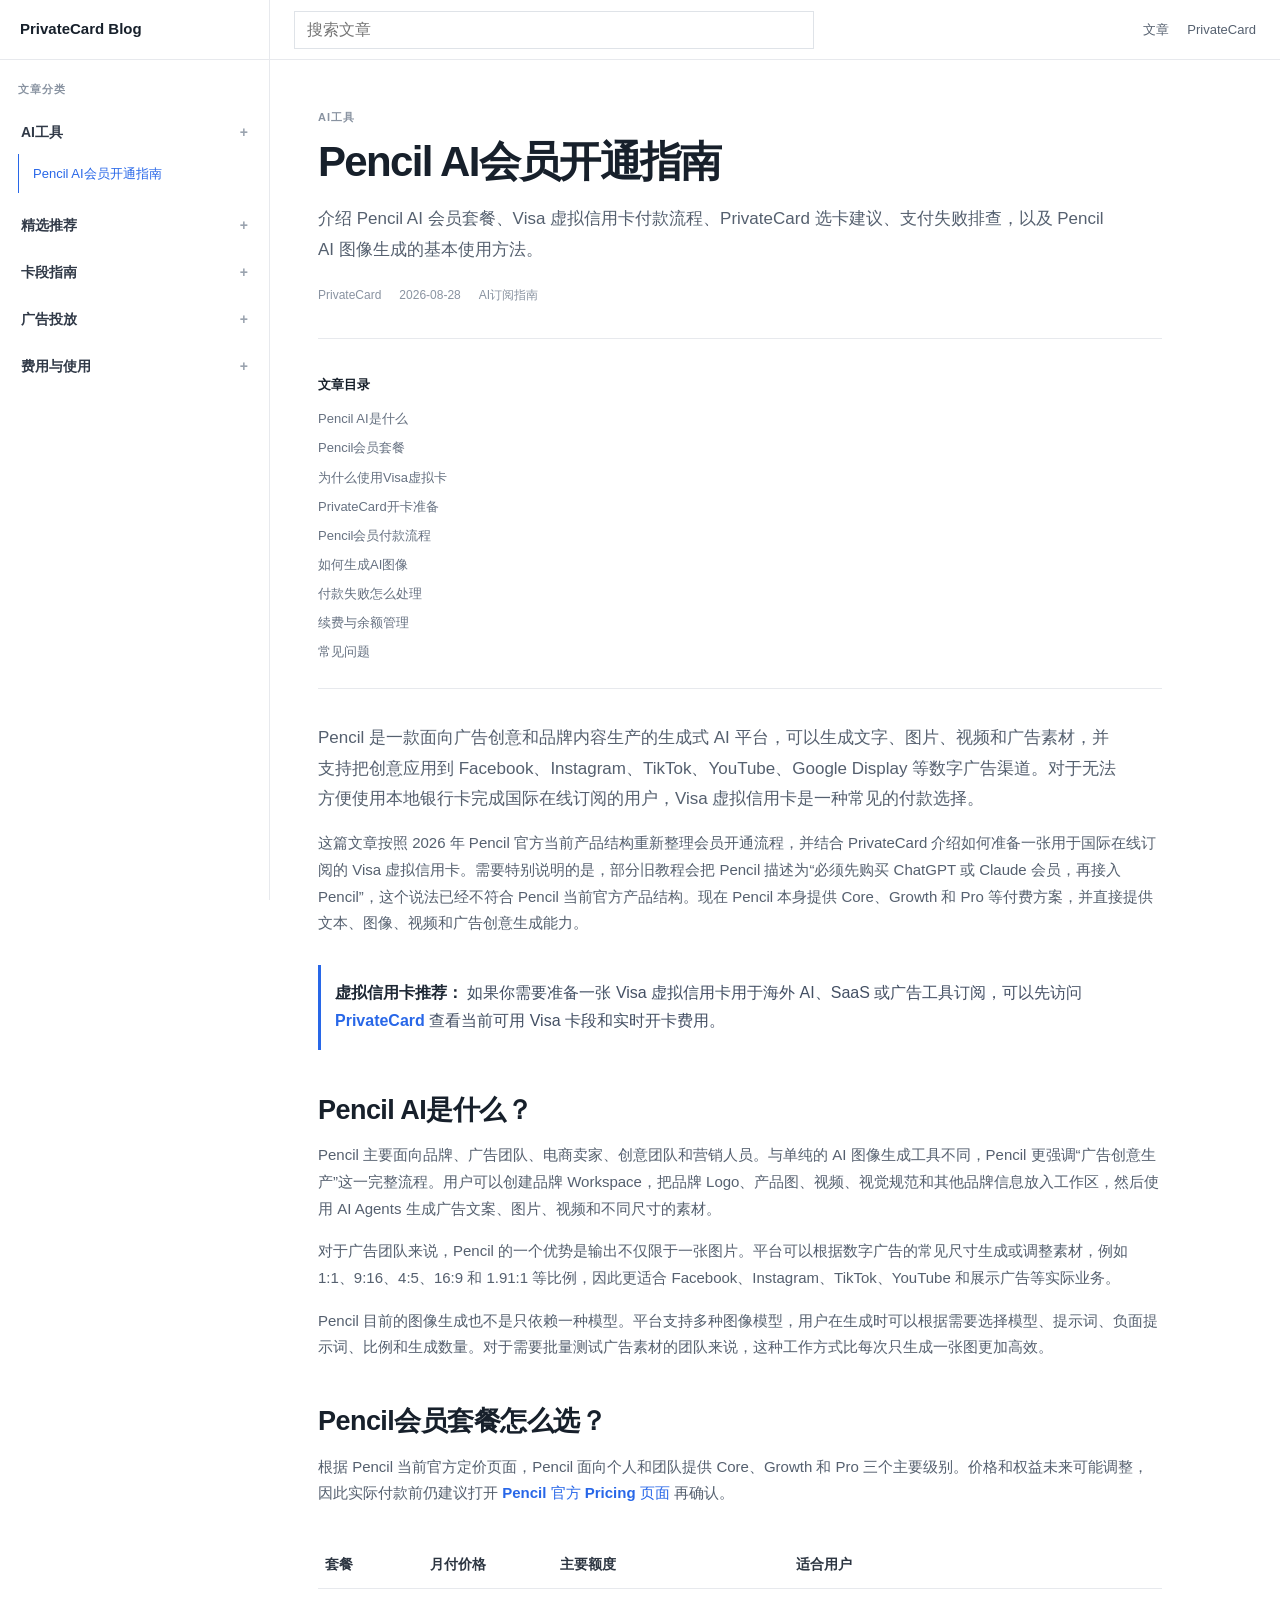
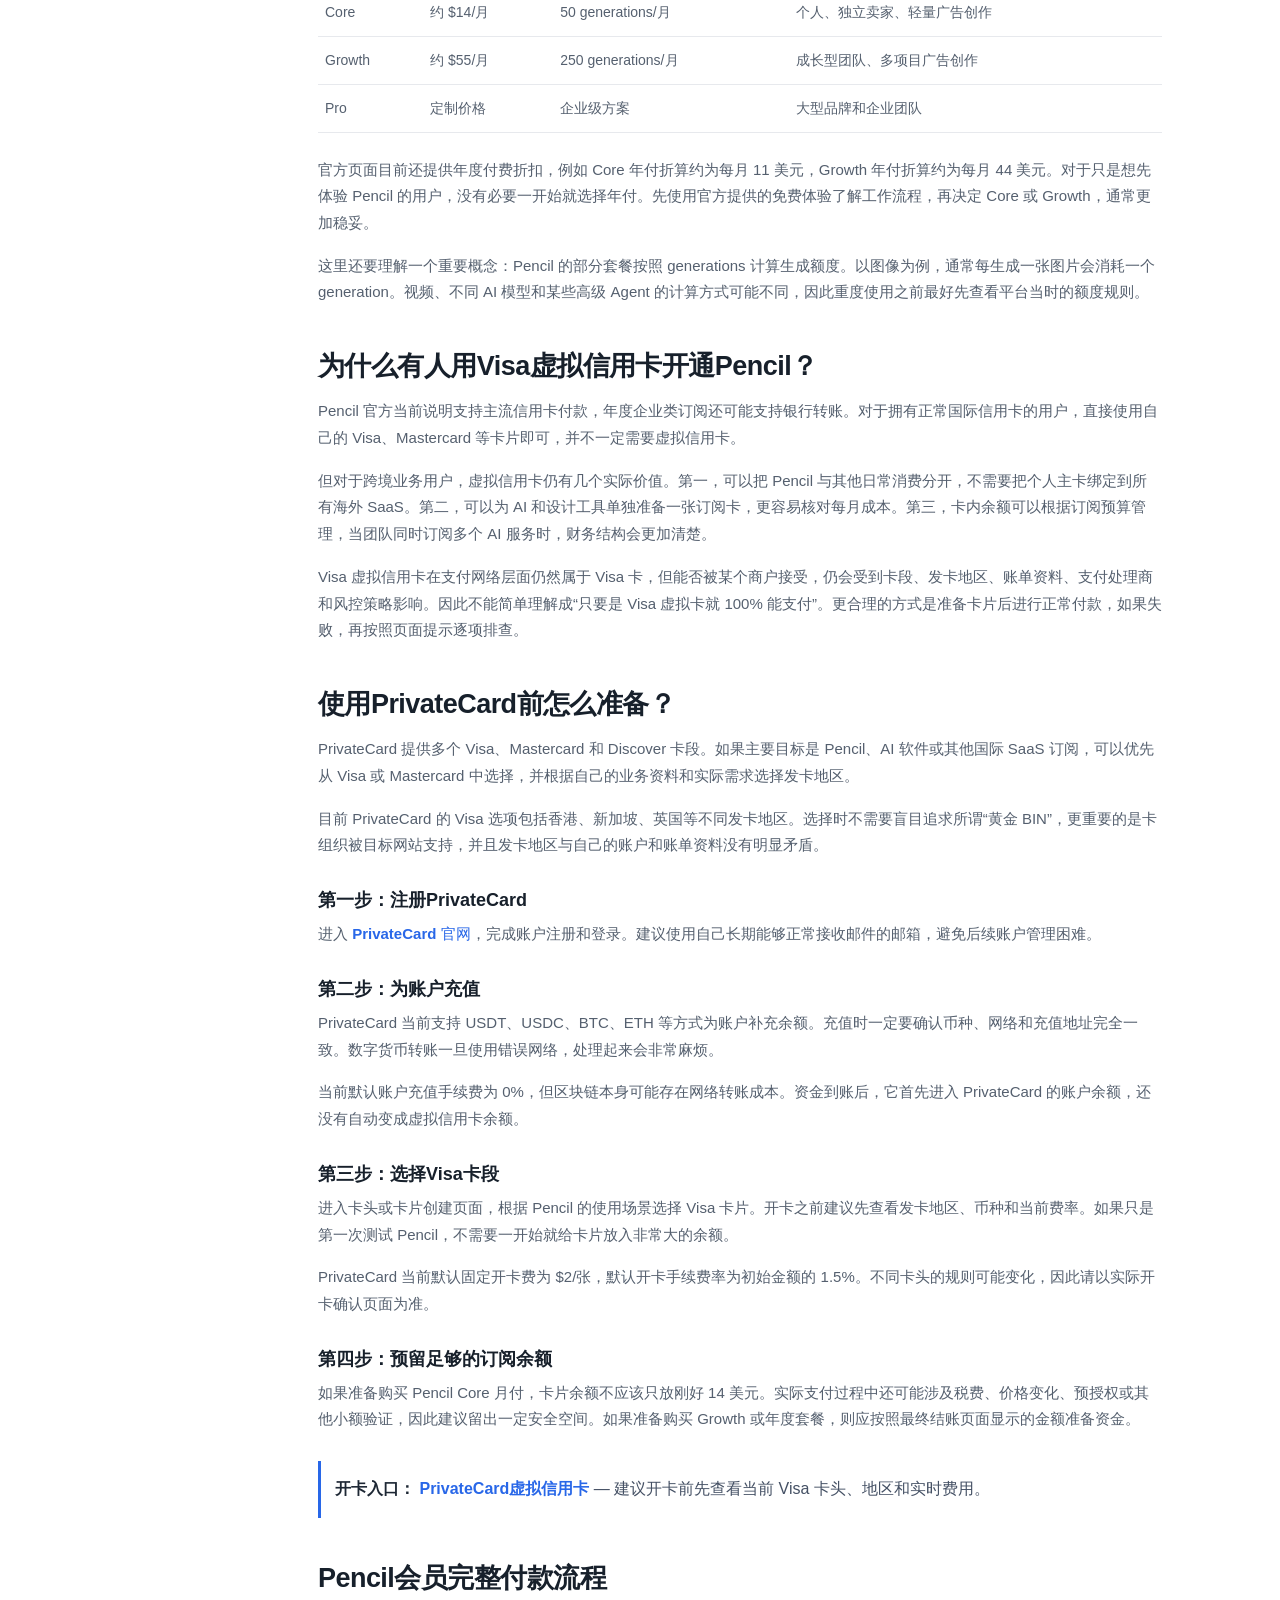
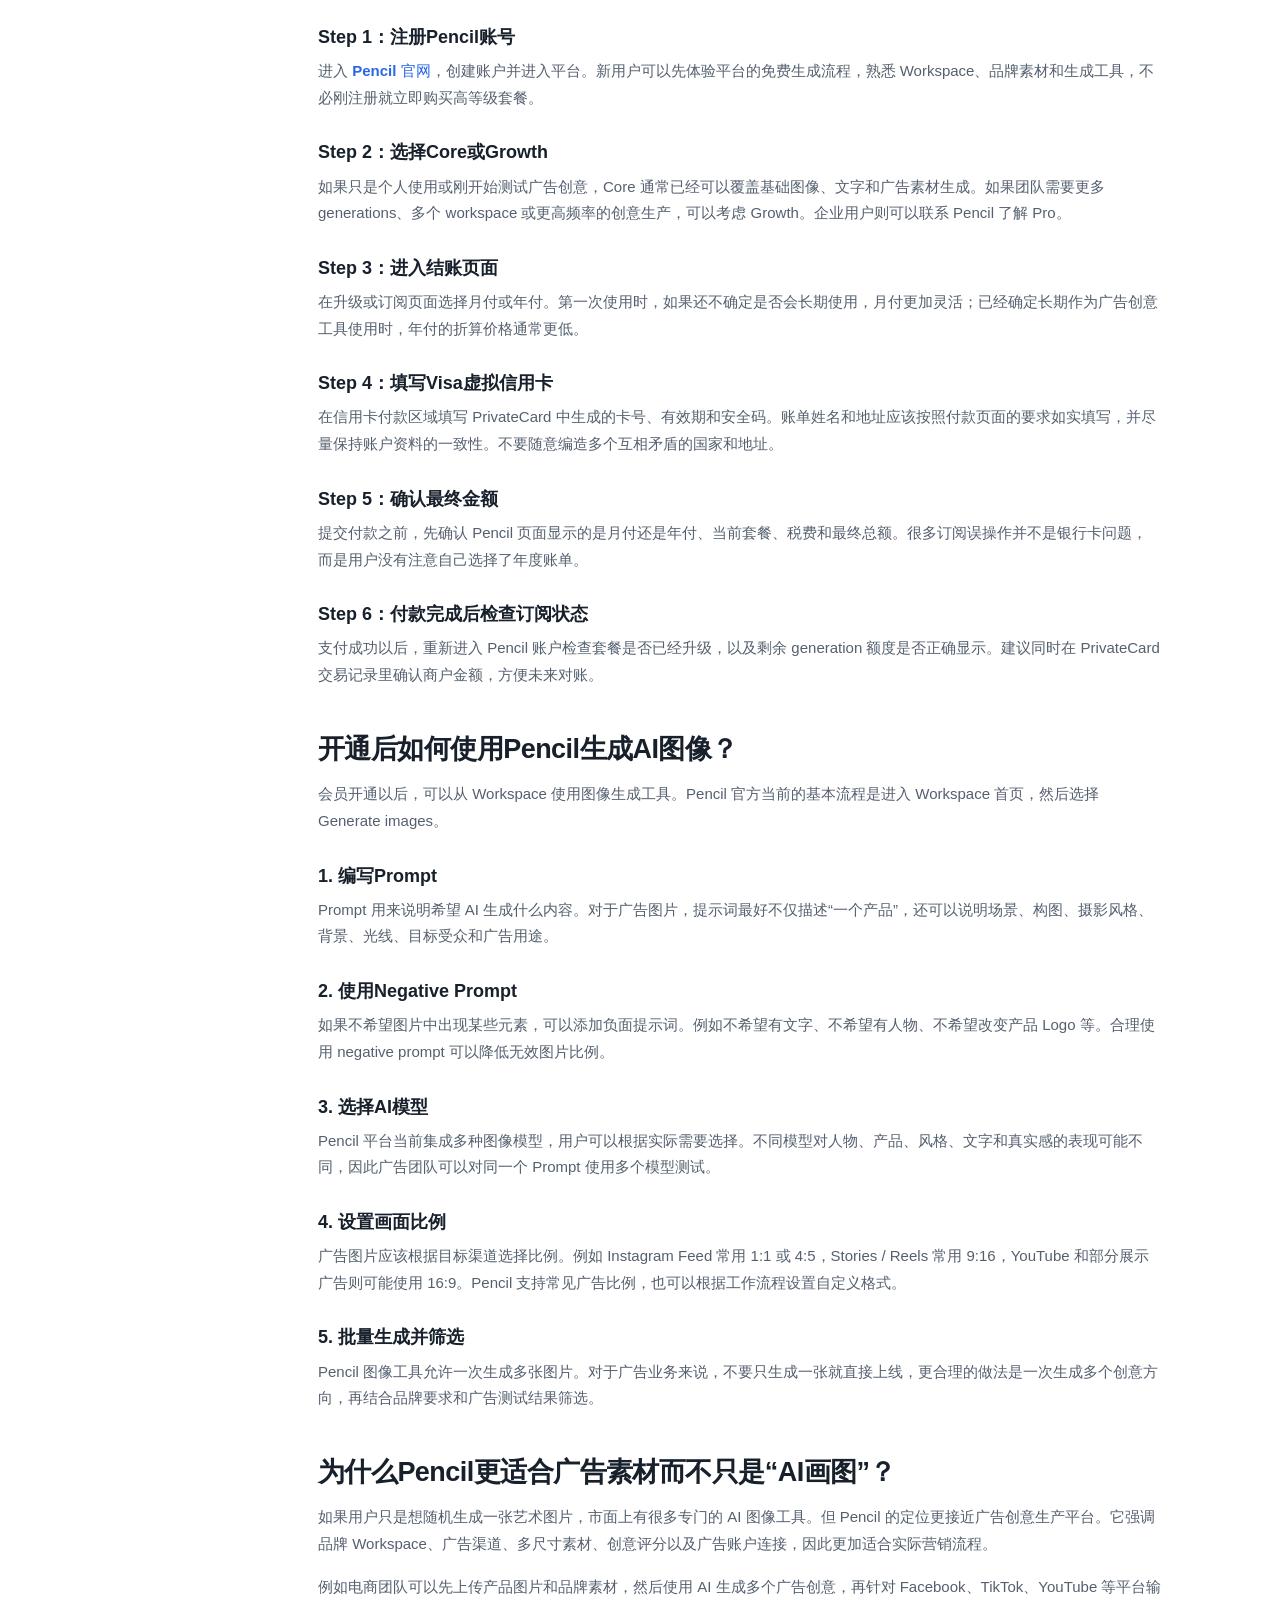
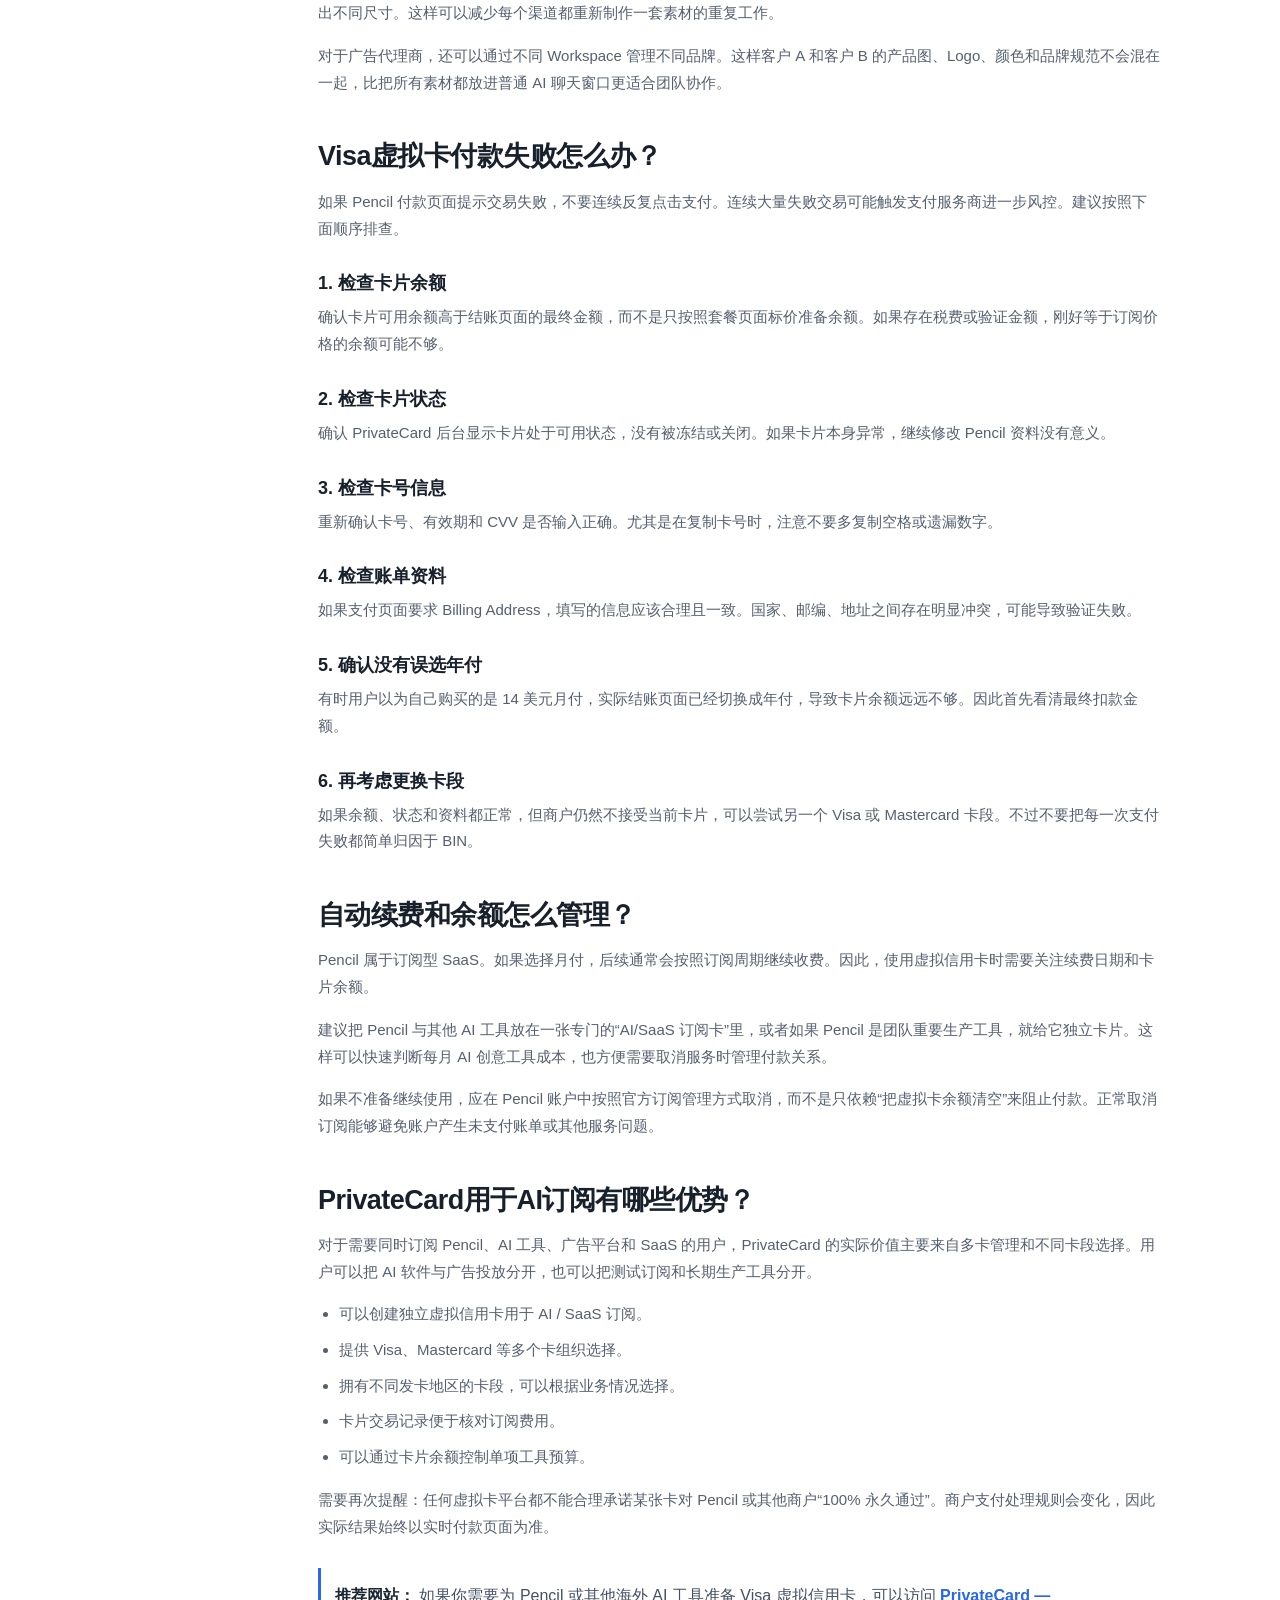
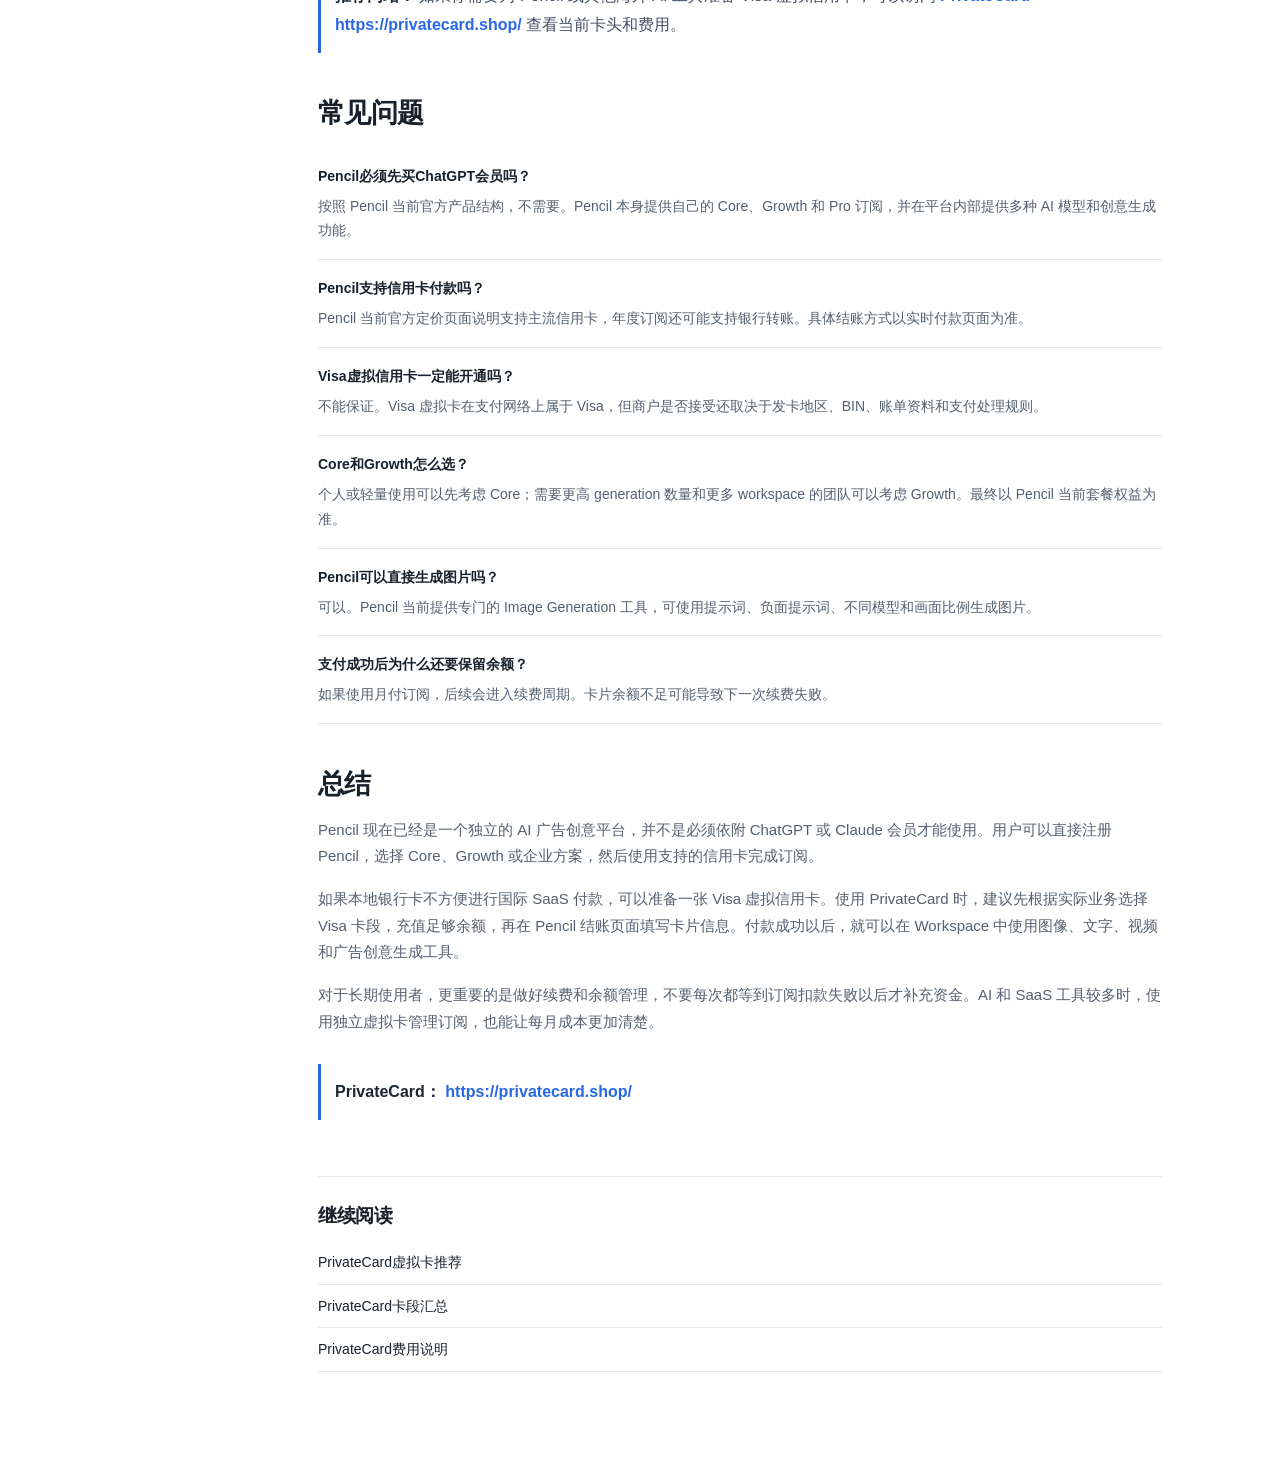
<file: pencil-ai-membership.html>
<!doctype html>
<html lang="zh-CN">
<head>
  <meta charset="utf-8">
  <meta name="viewport" content="width=device-width,initial-scale=1">
  <title>Pencil AI会员开通指南</title>
  <meta name="description" content="介绍 Pencil AI 会员套餐、Visa 虚拟信用卡付款流程、PrivateCard 选卡建议、支付失败排查，以及 Pencil AI 图像生成的基本使用方法。">

  <meta name="robots" content="index,follow,max-image-preview:large,max-snippet:-1,max-video-preview:-1">
  <meta name="googlebot" content="index,follow,max-image-preview:large,max-snippet:-1,max-video-preview:-1">
  <link rel="canonical" href="https://privatecardshop.github.io/pencil-ai-membership.html">
  <link rel="alternate" hreflang="zh-CN" href="https://privatecardshop.github.io/pencil-ai-membership.html">
  <link rel="alternate" hreflang="x-default" href="https://privatecardshop.github.io/pencil-ai-membership.html">
  <link rel="icon" href="/favicon.svg" type="image/svg+xml">
  <link rel="shortcut icon" href="/favicon.svg" type="image/svg+xml">
  <link rel="manifest" href="/site.webmanifest">
  <meta name="theme-color" content="#2867e8">

  <meta property="og:locale" content="zh_CN">
  <meta property="og:type" content="article">
  <meta property="og:site_name" content="PrivateCard Blog">
  <meta property="og:title" content="Pencil AI会员开通指南">
  <meta property="og:description" content="介绍 Pencil AI 会员套餐、Visa 虚拟信用卡付款流程、PrivateCard 选卡建议、支付失败排查，以及 Pencil AI 图像生成的基本使用方法。">
  <meta property="og:url" content="https://privatecardshop.github.io/pencil-ai-membership.html">
  <meta property="article:published_time" content="2026-08-28T08:00:00+08:00">
  <meta property="article:modified_time" content="2026-08-28T08:00:00+08:00">
  <meta property="article:author" content="PrivateCard">

  <meta name="twitter:card" content="summary">
  <meta name="twitter:title" content="Pencil AI会员开通指南">
  <meta name="twitter:description" content="介绍 Pencil AI 会员套餐、Visa 虚拟信用卡付款流程、PrivateCard 选卡建议、支付失败排查，以及 Pencil AI 图像生成的基本使用方法。">
  <script type="application/ld+json">{"@context":"https://schema.org","@graph":[{"@type":"BlogPosting","@id":"https://privatecardshop.github.io/pencil-ai-membership.html#article","headline":"Pencil AI会员开通指南","description":"介绍 Pencil AI 会员套餐、Visa 虚拟信用卡付款流程、PrivateCard 选卡建议、支付失败排查，以及 Pencil AI 图像生成的基本使用方法。","url":"https://privatecardshop.github.io/pencil-ai-membership.html","datePublished":"2026-08-28","dateModified":"2026-08-28","inLanguage":"zh-CN","mainEntityOfPage":{"@type":"WebPage","@id":"https://privatecardshop.github.io/pencil-ai-membership.html"},"author":{"@type":"Organization","name":"PrivateCard","url":"https://privatecard.shop/"},"publisher":{"@type":"Organization","name":"PrivateCard","url":"https://privatecard.shop/"},"isPartOf":{"@type":"Blog","name":"PrivateCard Blog","url":"https://privatecardshop.github.io/"}},{"@type":"BreadcrumbList","itemListElement":[{"@type":"ListItem","position":1,"name":"PrivateCard Blog","item":"https://privatecardshop.github.io/"},{"@type":"ListItem","position":2,"name":"Pencil AI会员开通指南","item":"https://privatecardshop.github.io/pencil-ai-membership.html"}]}]}</script>

  <link rel="stylesheet" href="styles.css">
</head>
<body>
<header class="topbar">
  <div class="topbar-left">
    <button class="menu-btn" id="menuBtn" aria-label="打开菜单"><span></span><span></span><span></span></button>
    <a class="brand" href="index.html">PrivateCard Blog</a>
  </div>
  <div class="topbar-search"><input id="searchInput" type="search" placeholder="搜索文章"></div>
  <div class="topbar-right"><a href="index.html">文章</a><a href="https://privatecard.shop/" target="_blank" rel="noopener">PrivateCard</a></div>
</header>

<div class="layout">
  <aside class="sidebar" id="sidebar">
    <div class="sidebar-inner">
      <div class="sidebar-title">文章分类</div>
      <nav>
<div class="nav-group open">
          <button class="nav-toggle" type="button"><span>AI工具</span><i>+</i></button>
          <div class="nav-links">
            <a href="pencil-ai-membership.html" class="nav-link active">Pencil AI会员开通指南</a>
          </div>
        </div>
<div class="nav-group">
          <button class="nav-toggle" type="button"><span>精选推荐</span><i>+</i></button>
          <div class="nav-links">
            <a href="recommend-privatecard.html" class="nav-link">PrivateCard虚拟卡推荐</a>
          </div>
        </div>
<div class="nav-group">
          <button class="nav-toggle" type="button"><span>卡段指南</span><i>+</i></button>
          <div class="nav-links">
            <a href="privatecard-bins.html" class="nav-link">PrivateCard卡段汇总</a><a href="how-to-choose-bin.html" class="nav-link">虚拟信用卡BIN选择指南</a>
          </div>
        </div>
<div class="nav-group">
          <button class="nav-toggle" type="button"><span>广告投放</span><i>+</i></button>
          <div class="nav-links">
            <a href="facebook-ads-bins.html" class="nav-link">Facebook广告卡段指南</a><a href="virtual-cards-for-advertising.html" class="nav-link">虚拟卡广告投放指南</a>
          </div>
        </div>
<div class="nav-group">
          <button class="nav-toggle" type="button"><span>费用与使用</span><i>+</i></button>
          <div class="nav-links">
            <a href="privatecard-fees.html" class="nav-link">PrivateCard费用说明</a><a href="privatecard-use-cases.html" class="nav-link">PrivateCard使用场景</a>
          </div>
        </div>
      </nav>
    </div>
  </aside>

  <div class="overlay" id="overlay"></div>

  <main class="main">
    <article class="content article-page">
      <header class="article-header">
        <p class="eyebrow">AI工具</p>
        <h1>Pencil AI会员开通指南</h1>
        <p class="article-description">介绍 Pencil AI 会员套餐、Visa 虚拟信用卡付款流程、PrivateCard 选卡建议、支付失败排查，以及 Pencil AI 图像生成的基本使用方法。</p>
        <div class="article-meta">
          <span>PrivateCard</span>
          <span>2026-08-28</span>
          <span>AI订阅指南</span>
        </div>
      </header>

      <div class="article-body">
        
<div class="toc">
  <div class="toc-title">文章目录</div>
  <a href="#what">Pencil AI是什么</a>
  <a href="#plans">Pencil会员套餐</a>
  <a href="#card">为什么使用Visa虚拟卡</a>
  <a href="#privatecard">PrivateCard开卡准备</a>
  <a href="#subscribe">Pencil会员付款流程</a>
  <a href="#image">如何生成AI图像</a>
  <a href="#failed">付款失败怎么处理</a>
  <a href="#renew">续费与余额管理</a>
  <a href="#faq">常见问题</a>
</div>

<p class="lead">Pencil 是一款面向广告创意和品牌内容生产的生成式 AI 平台，可以生成文字、图片、视频和广告素材，并支持把创意应用到 Facebook、Instagram、TikTok、YouTube、Google Display 等数字广告渠道。对于无法方便使用本地银行卡完成国际在线订阅的用户，Visa 虚拟信用卡是一种常见的付款选择。</p>

<p>这篇文章按照 2026 年 Pencil 官方当前产品结构重新整理会员开通流程，并结合 PrivateCard 介绍如何准备一张用于国际在线订阅的 Visa 虚拟信用卡。需要特别说明的是，部分旧教程会把 Pencil 描述为“必须先购买 ChatGPT 或 Claude 会员，再接入 Pencil”，这个说法已经不符合 Pencil 当前官方产品结构。现在 Pencil 本身提供 Core、Growth 和 Pro 等付费方案，并直接提供文本、图像、视频和广告创意生成能力。</p>

<div class="recommend-line"><strong>虚拟信用卡推荐：</strong> 如果你需要准备一张 Visa 虚拟信用卡用于海外 AI、SaaS 或广告工具订阅，可以先访问 <a href="https://privatecard.shop/" target="_blank" rel="noopener">PrivateCard</a> 查看当前可用 Visa 卡段和实时开卡费用。</div>

<h2 id="what">Pencil AI是什么？</h2>

<p>Pencil 主要面向品牌、广告团队、电商卖家、创意团队和营销人员。与单纯的 AI 图像生成工具不同，Pencil 更强调“广告创意生产”这一完整流程。用户可以创建品牌 Workspace，把品牌 Logo、产品图、视频、视觉规范和其他品牌信息放入工作区，然后使用 AI Agents 生成广告文案、图片、视频和不同尺寸的素材。</p>

<p>对于广告团队来说，Pencil 的一个优势是输出不仅限于一张图片。平台可以根据数字广告的常见尺寸生成或调整素材，例如 1:1、9:16、4:5、16:9 和 1.91:1 等比例，因此更适合 Facebook、Instagram、TikTok、YouTube 和展示广告等实际业务。</p>

<p>Pencil 目前的图像生成也不是只依赖一种模型。平台支持多种图像模型，用户在生成时可以根据需要选择模型、提示词、负面提示词、比例和生成数量。对于需要批量测试广告素材的团队来说，这种工作方式比每次只生成一张图更加高效。</p>

<h2 id="plans">Pencil会员套餐怎么选？</h2>

<p>根据 Pencil 当前官方定价页面，Pencil 面向个人和团队提供 Core、Growth 和 Pro 三个主要级别。价格和权益未来可能调整，因此实际付款前仍建议打开 <a class="inline-link" href="https://trypencil.com/pricing" target="_blank" rel="noopener">Pencil 官方 Pricing 页面</a> 再确认。</p>

<div class="table-wrap">
<table class="table wide-table">
  <thead>
    <tr>
      <th>套餐</th>
      <th>月付价格</th>
      <th>主要额度</th>
      <th>适合用户</th>
    </tr>
  </thead>
  <tbody>
    <tr>
      <td>Core</td>
      <td>约 $14/月</td>
      <td>50 generations/月</td>
      <td>个人、独立卖家、轻量广告创作</td>
    </tr>
    <tr>
      <td>Growth</td>
      <td>约 $55/月</td>
      <td>250 generations/月</td>
      <td>成长型团队、多项目广告创作</td>
    </tr>
    <tr>
      <td>Pro</td>
      <td>定制价格</td>
      <td>企业级方案</td>
      <td>大型品牌和企业团队</td>
    </tr>
  </tbody>
</table>
</div>

<p>官方页面目前还提供年度付费折扣，例如 Core 年付折算约为每月 11 美元，Growth 年付折算约为每月 44 美元。对于只是想先体验 Pencil 的用户，没有必要一开始就选择年付。先使用官方提供的免费体验了解工作流程，再决定 Core 或 Growth，通常更加稳妥。</p>

<p>这里还要理解一个重要概念：Pencil 的部分套餐按照 generations 计算生成额度。以图像为例，通常每生成一张图片会消耗一个 generation。视频、不同 AI 模型和某些高级 Agent 的计算方式可能不同，因此重度使用之前最好先查看平台当时的额度规则。</p>

<h2 id="card">为什么有人用Visa虚拟信用卡开通Pencil？</h2>

<p>Pencil 官方当前说明支持主流信用卡付款，年度企业类订阅还可能支持银行转账。对于拥有正常国际信用卡的用户，直接使用自己的 Visa、Mastercard 等卡片即可，并不一定需要虚拟信用卡。</p>

<p>但对于跨境业务用户，虚拟信用卡仍有几个实际价值。第一，可以把 Pencil 与其他日常消费分开，不需要把个人主卡绑定到所有海外 SaaS。第二，可以为 AI 和设计工具单独准备一张订阅卡，更容易核对每月成本。第三，卡内余额可以根据订阅预算管理，当团队同时订阅多个 AI 服务时，财务结构会更加清楚。</p>

<p>Visa 虚拟信用卡在支付网络层面仍然属于 Visa 卡，但能否被某个商户接受，仍会受到卡段、发卡地区、账单资料、支付处理商和风控策略影响。因此不能简单理解成“只要是 Visa 虚拟卡就 100% 能支付”。更合理的方式是准备卡片后进行正常付款，如果失败，再按照页面提示逐项排查。</p>

<h2 id="privatecard">使用PrivateCard前怎么准备？</h2>

<p>PrivateCard 提供多个 Visa、Mastercard 和 Discover 卡段。如果主要目标是 Pencil、AI 软件或其他国际 SaaS 订阅，可以优先从 Visa 或 Mastercard 中选择，并根据自己的业务资料和实际需求选择发卡地区。</p>

<p>目前 PrivateCard 的 Visa 选项包括香港、新加坡、英国等不同发卡地区。选择时不需要盲目追求所谓“黄金 BIN”，更重要的是卡组织被目标网站支持，并且发卡地区与自己的账户和账单资料没有明显矛盾。</p>

<h3>第一步：注册PrivateCard</h3>

<p>进入 <a class="inline-link" href="https://privatecard.shop/" target="_blank" rel="noopener">PrivateCard 官网</a>，完成账户注册和登录。建议使用自己长期能够正常接收邮件的邮箱，避免后续账户管理困难。</p>

<h3>第二步：为账户充值</h3>

<p>PrivateCard 当前支持 USDT、USDC、BTC、ETH 等方式为账户补充余额。充值时一定要确认币种、网络和充值地址完全一致。数字货币转账一旦使用错误网络，处理起来会非常麻烦。</p>

<p>当前默认账户充值手续费为 0%，但区块链本身可能存在网络转账成本。资金到账后，它首先进入 PrivateCard 的账户余额，还没有自动变成虚拟信用卡余额。</p>

<h3>第三步：选择Visa卡段</h3>

<p>进入卡头或卡片创建页面，根据 Pencil 的使用场景选择 Visa 卡片。开卡之前建议先查看发卡地区、币种和当前费率。如果只是第一次测试 Pencil，不需要一开始就给卡片放入非常大的余额。</p>

<p>PrivateCard 当前默认固定开卡费为 $2/张，默认开卡手续费率为初始金额的 1.5%。不同卡头的规则可能变化，因此请以实际开卡确认页面为准。</p>

<h3>第四步：预留足够的订阅余额</h3>

<p>如果准备购买 Pencil Core 月付，卡片余额不应该只放刚好 14 美元。实际支付过程中还可能涉及税费、价格变化、预授权或其他小额验证，因此建议留出一定安全空间。如果准备购买 Growth 或年度套餐，则应按照最终结账页面显示的金额准备资金。</p>

<div class="recommend-line"><strong>开卡入口：</strong> <a href="https://privatecard.shop/" target="_blank" rel="noopener">PrivateCard虚拟信用卡</a> — 建议开卡前先查看当前 Visa 卡头、地区和实时费用。</div>

<h2 id="subscribe">Pencil会员完整付款流程</h2>

<h3>Step 1：注册Pencil账号</h3>

<p>进入 <a class="inline-link" href="https://trypencil.com/" target="_blank" rel="noopener">Pencil 官网</a>，创建账户并进入平台。新用户可以先体验平台的免费生成流程，熟悉 Workspace、品牌素材和生成工具，不必刚注册就立即购买高等级套餐。</p>

<h3>Step 2：选择Core或Growth</h3>

<p>如果只是个人使用或刚开始测试广告创意，Core 通常已经可以覆盖基础图像、文字和广告素材生成。如果团队需要更多 generations、多个 workspace 或更高频率的创意生产，可以考虑 Growth。企业用户则可以联系 Pencil 了解 Pro。</p>

<h3>Step 3：进入结账页面</h3>

<p>在升级或订阅页面选择月付或年付。第一次使用时，如果还不确定是否会长期使用，月付更加灵活；已经确定长期作为广告创意工具使用时，年付的折算价格通常更低。</p>

<h3>Step 4：填写Visa虚拟信用卡</h3>

<p>在信用卡付款区域填写 PrivateCard 中生成的卡号、有效期和安全码。账单姓名和地址应该按照付款页面的要求如实填写，并尽量保持账户资料的一致性。不要随意编造多个互相矛盾的国家和地址。</p>

<h3>Step 5：确认最终金额</h3>

<p>提交付款之前，先确认 Pencil 页面显示的是月付还是年付、当前套餐、税费和最终总额。很多订阅误操作并不是银行卡问题，而是用户没有注意自己选择了年度账单。</p>

<h3>Step 6：付款完成后检查订阅状态</h3>

<p>支付成功以后，重新进入 Pencil 账户检查套餐是否已经升级，以及剩余 generation 额度是否正确显示。建议同时在 PrivateCard 交易记录里确认商户金额，方便未来对账。</p>

<h2 id="image">开通后如何使用Pencil生成AI图像？</h2>

<p>会员开通以后，可以从 Workspace 使用图像生成工具。Pencil 官方当前的基本流程是进入 Workspace 首页，然后选择 Generate images。</p>

<h3>1. 编写Prompt</h3>

<p>Prompt 用来说明希望 AI 生成什么内容。对于广告图片，提示词最好不仅描述“一个产品”，还可以说明场景、构图、摄影风格、背景、光线、目标受众和广告用途。</p>

<h3>2. 使用Negative Prompt</h3>

<p>如果不希望图片中出现某些元素，可以添加负面提示词。例如不希望有文字、不希望有人物、不希望改变产品 Logo 等。合理使用 negative prompt 可以降低无效图片比例。</p>

<h3>3. 选择AI模型</h3>

<p>Pencil 平台当前集成多种图像模型，用户可以根据实际需要选择。不同模型对人物、产品、风格、文字和真实感的表现可能不同，因此广告团队可以对同一个 Prompt 使用多个模型测试。</p>

<h3>4. 设置画面比例</h3>

<p>广告图片应该根据目标渠道选择比例。例如 Instagram Feed 常用 1:1 或 4:5，Stories / Reels 常用 9:16，YouTube 和部分展示广告则可能使用 16:9。Pencil 支持常见广告比例，也可以根据工作流程设置自定义格式。</p>

<h3>5. 批量生成并筛选</h3>

<p>Pencil 图像工具允许一次生成多张图片。对于广告业务来说，不要只生成一张就直接上线，更合理的做法是一次生成多个创意方向，再结合品牌要求和广告测试结果筛选。</p>

<h2>为什么Pencil更适合广告素材而不只是“AI画图”？</h2>

<p>如果用户只是想随机生成一张艺术图片，市面上有很多专门的 AI 图像工具。但 Pencil 的定位更接近广告创意生产平台。它强调品牌 Workspace、广告渠道、多尺寸素材、创意评分以及广告账户连接，因此更加适合实际营销流程。</p>

<p>例如电商团队可以先上传产品图片和品牌素材，然后使用 AI 生成多个广告创意，再针对 Facebook、TikTok、YouTube 等平台输出不同尺寸。这样可以减少每个渠道都重新制作一套素材的重复工作。</p>

<p>对于广告代理商，还可以通过不同 Workspace 管理不同品牌。这样客户 A 和客户 B 的产品图、Logo、颜色和品牌规范不会混在一起，比把所有素材都放进普通 AI 聊天窗口更适合团队协作。</p>

<h2 id="failed">Visa虚拟卡付款失败怎么办？</h2>

<p>如果 Pencil 付款页面提示交易失败，不要连续反复点击支付。连续大量失败交易可能触发支付服务商进一步风控。建议按照下面顺序排查。</p>

<h3>1. 检查卡片余额</h3>

<p>确认卡片可用余额高于结账页面的最终金额，而不是只按照套餐页面标价准备余额。如果存在税费或验证金额，刚好等于订阅价格的余额可能不够。</p>

<h3>2. 检查卡片状态</h3>

<p>确认 PrivateCard 后台显示卡片处于可用状态，没有被冻结或关闭。如果卡片本身异常，继续修改 Pencil 资料没有意义。</p>

<h3>3. 检查卡号信息</h3>

<p>重新确认卡号、有效期和 CVV 是否输入正确。尤其是在复制卡号时，注意不要多复制空格或遗漏数字。</p>

<h3>4. 检查账单资料</h3>

<p>如果支付页面要求 Billing Address，填写的信息应该合理且一致。国家、邮编、地址之间存在明显冲突，可能导致验证失败。</p>

<h3>5. 确认没有误选年付</h3>

<p>有时用户以为自己购买的是 14 美元月付，实际结账页面已经切换成年付，导致卡片余额远远不够。因此首先看清最终扣款金额。</p>

<h3>6. 再考虑更换卡段</h3>

<p>如果余额、状态和资料都正常，但商户仍然不接受当前卡片，可以尝试另一个 Visa 或 Mastercard 卡段。不过不要把每一次支付失败都简单归因于 BIN。</p>

<h2 id="renew">自动续费和余额怎么管理？</h2>

<p>Pencil 属于订阅型 SaaS。如果选择月付，后续通常会按照订阅周期继续收费。因此，使用虚拟信用卡时需要关注续费日期和卡片余额。</p>

<p>建议把 Pencil 与其他 AI 工具放在一张专门的“AI/SaaS 订阅卡”里，或者如果 Pencil 是团队重要生产工具，就给它独立卡片。这样可以快速判断每月 AI 创意工具成本，也方便需要取消服务时管理付款关系。</p>

<p>如果不准备继续使用，应在 Pencil 账户中按照官方订阅管理方式取消，而不是只依赖“把虚拟卡余额清空”来阻止付款。正常取消订阅能够避免账户产生未支付账单或其他服务问题。</p>

<h2>PrivateCard用于AI订阅有哪些优势？</h2>

<p>对于需要同时订阅 Pencil、AI 工具、广告平台和 SaaS 的用户，PrivateCard 的实际价值主要来自多卡管理和不同卡段选择。用户可以把 AI 软件与广告投放分开，也可以把测试订阅和长期生产工具分开。</p>

<ul class="simple-list">
  <li>可以创建独立虚拟信用卡用于 AI / SaaS 订阅。</li>
  <li>提供 Visa、Mastercard 等多个卡组织选择。</li>
  <li>拥有不同发卡地区的卡段，可以根据业务情况选择。</li>
  <li>卡片交易记录便于核对订阅费用。</li>
  <li>可以通过卡片余额控制单项工具预算。</li>
</ul>

<p>需要再次提醒：任何虚拟卡平台都不能合理承诺某张卡对 Pencil 或其他商户“100% 永久通过”。商户支付处理规则会变化，因此实际结果始终以实时付款页面为准。</p>

<div class="recommend-line"><strong>推荐网站：</strong> 如果你需要为 Pencil 或其他海外 AI 工具准备 Visa 虚拟信用卡，可以访问 <a href="https://privatecard.shop/" target="_blank" rel="noopener">PrivateCard — https://privatecard.shop/</a> 查看当前卡头和费用。</div>

<h2 id="faq">常见问题</h2>

<div class="faq">
  <div class="faq-item">
    <strong>Pencil必须先买ChatGPT会员吗？</strong>
    <p>按照 Pencil 当前官方产品结构，不需要。Pencil 本身提供自己的 Core、Growth 和 Pro 订阅，并在平台内部提供多种 AI 模型和创意生成功能。</p>
  </div>

  <div class="faq-item">
    <strong>Pencil支持信用卡付款吗？</strong>
    <p>Pencil 当前官方定价页面说明支持主流信用卡，年度订阅还可能支持银行转账。具体结账方式以实时付款页面为准。</p>
  </div>

  <div class="faq-item">
    <strong>Visa虚拟信用卡一定能开通吗？</strong>
    <p>不能保证。Visa 虚拟卡在支付网络上属于 Visa，但商户是否接受还取决于发卡地区、BIN、账单资料和支付处理规则。</p>
  </div>

  <div class="faq-item">
    <strong>Core和Growth怎么选？</strong>
    <p>个人或轻量使用可以先考虑 Core；需要更高 generation 数量和更多 workspace 的团队可以考虑 Growth。最终以 Pencil 当前套餐权益为准。</p>
  </div>

  <div class="faq-item">
    <strong>Pencil可以直接生成图片吗？</strong>
    <p>可以。Pencil 当前提供专门的 Image Generation 工具，可使用提示词、负面提示词、不同模型和画面比例生成图片。</p>
  </div>

  <div class="faq-item">
    <strong>支付成功后为什么还要保留余额？</strong>
    <p>如果使用月付订阅，后续会进入续费周期。卡片余额不足可能导致下一次续费失败。</p>
  </div>
</div>

<h2>总结</h2>

<p>Pencil 现在已经是一个独立的 AI 广告创意平台，并不是必须依附 ChatGPT 或 Claude 会员才能使用。用户可以直接注册 Pencil，选择 Core、Growth 或企业方案，然后使用支持的信用卡完成订阅。</p>

<p>如果本地银行卡不方便进行国际 SaaS 付款，可以准备一张 Visa 虚拟信用卡。使用 PrivateCard 时，建议先根据实际业务选择 Visa 卡段，充值足够余额，再在 Pencil 结账页面填写卡片信息。付款成功以后，就可以在 Workspace 中使用图像、文字、视频和广告创意生成工具。</p>

<p>对于长期使用者，更重要的是做好续费和余额管理，不要每次都等到订阅扣款失败以后才补充资金。AI 和 SaaS 工具较多时，使用独立虚拟卡管理订阅，也能让每月成本更加清楚。</p>

<div class="recommend-line"><strong>PrivateCard：</strong> <a href="https://privatecard.shop/" target="_blank" rel="noopener">https://privatecard.shop/</a></div>

      </div>

      <section class="related">
        <h2>继续阅读</h2>
        <ul>
          <li><a href="recommend-privatecard.html">PrivateCard虚拟卡推荐</a></li>
          <li><a href="privatecard-bins.html">PrivateCard卡段汇总</a></li>
          <li><a href="privatecard-fees.html">PrivateCard费用说明</a></li>
        </ul>
      </section>
    </article>
  </main>
</div>

<script src="app.js"></script>
</body>
</html>
</file>
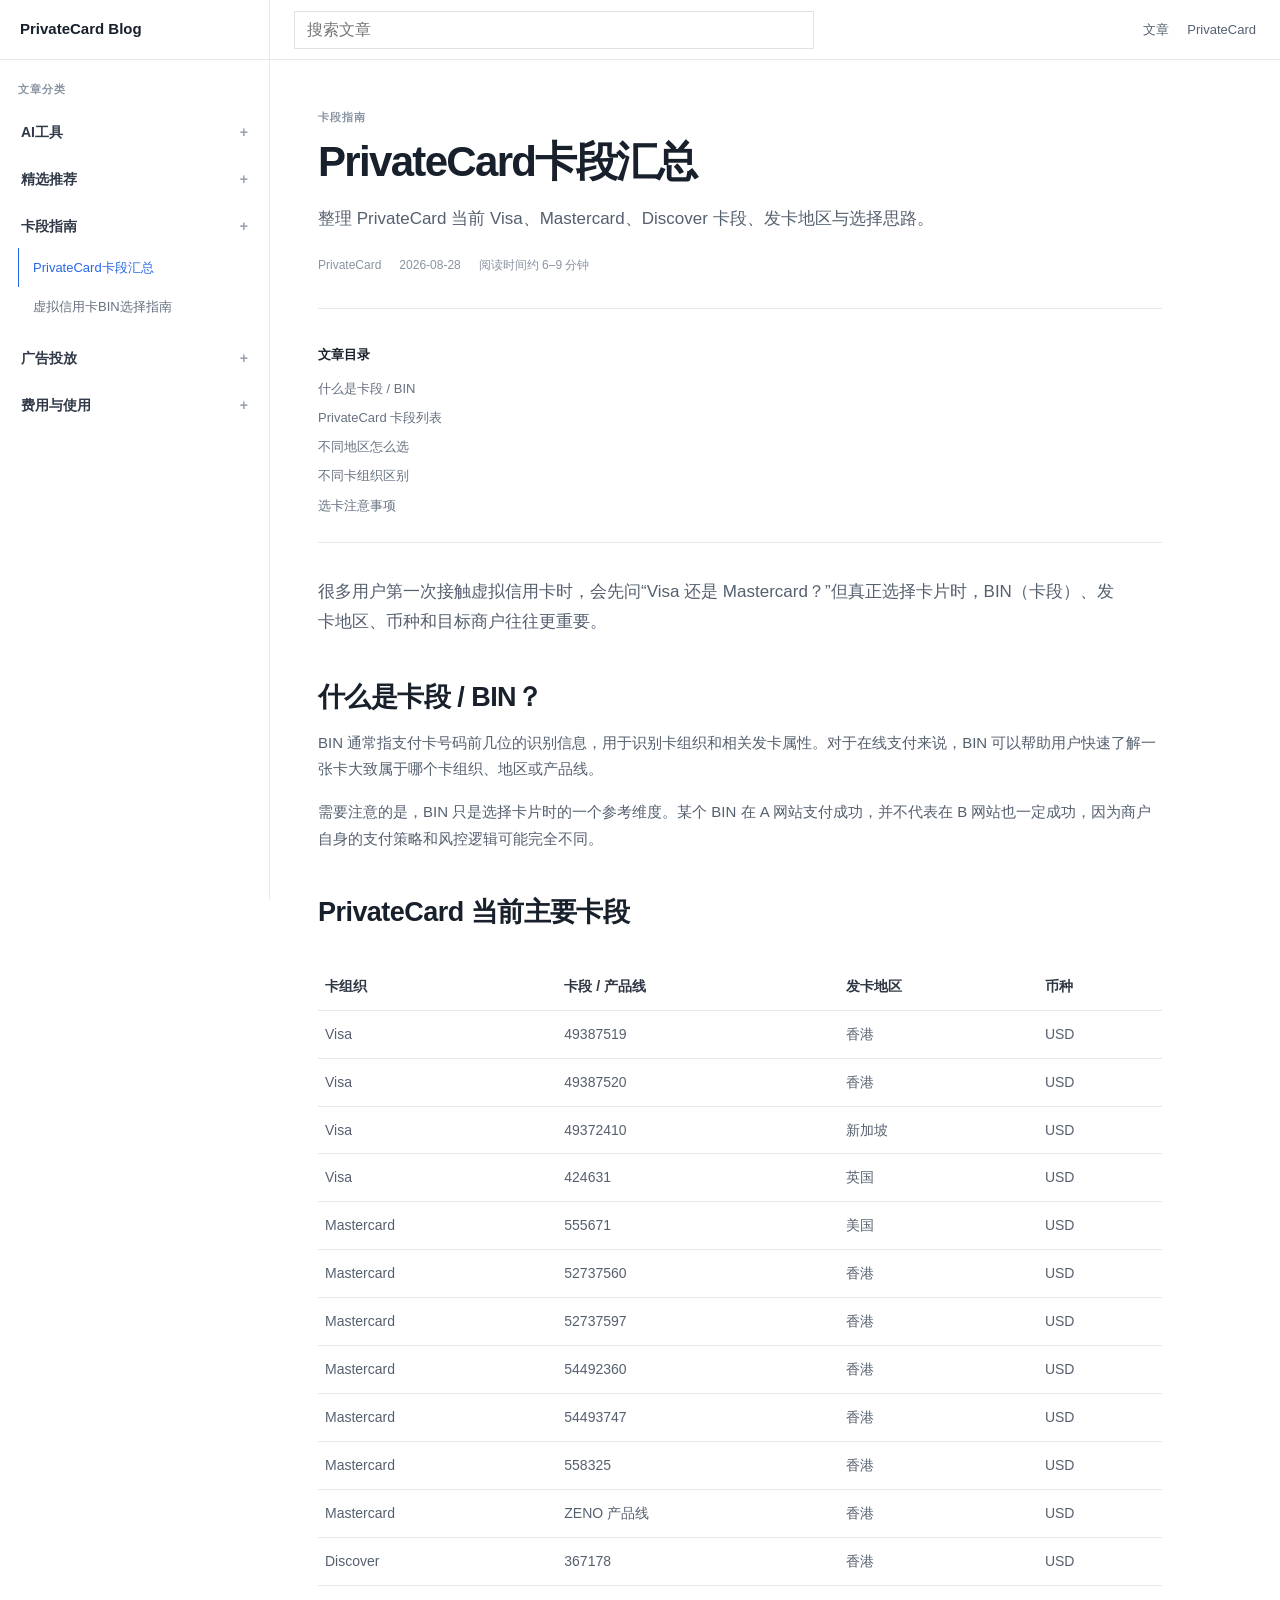
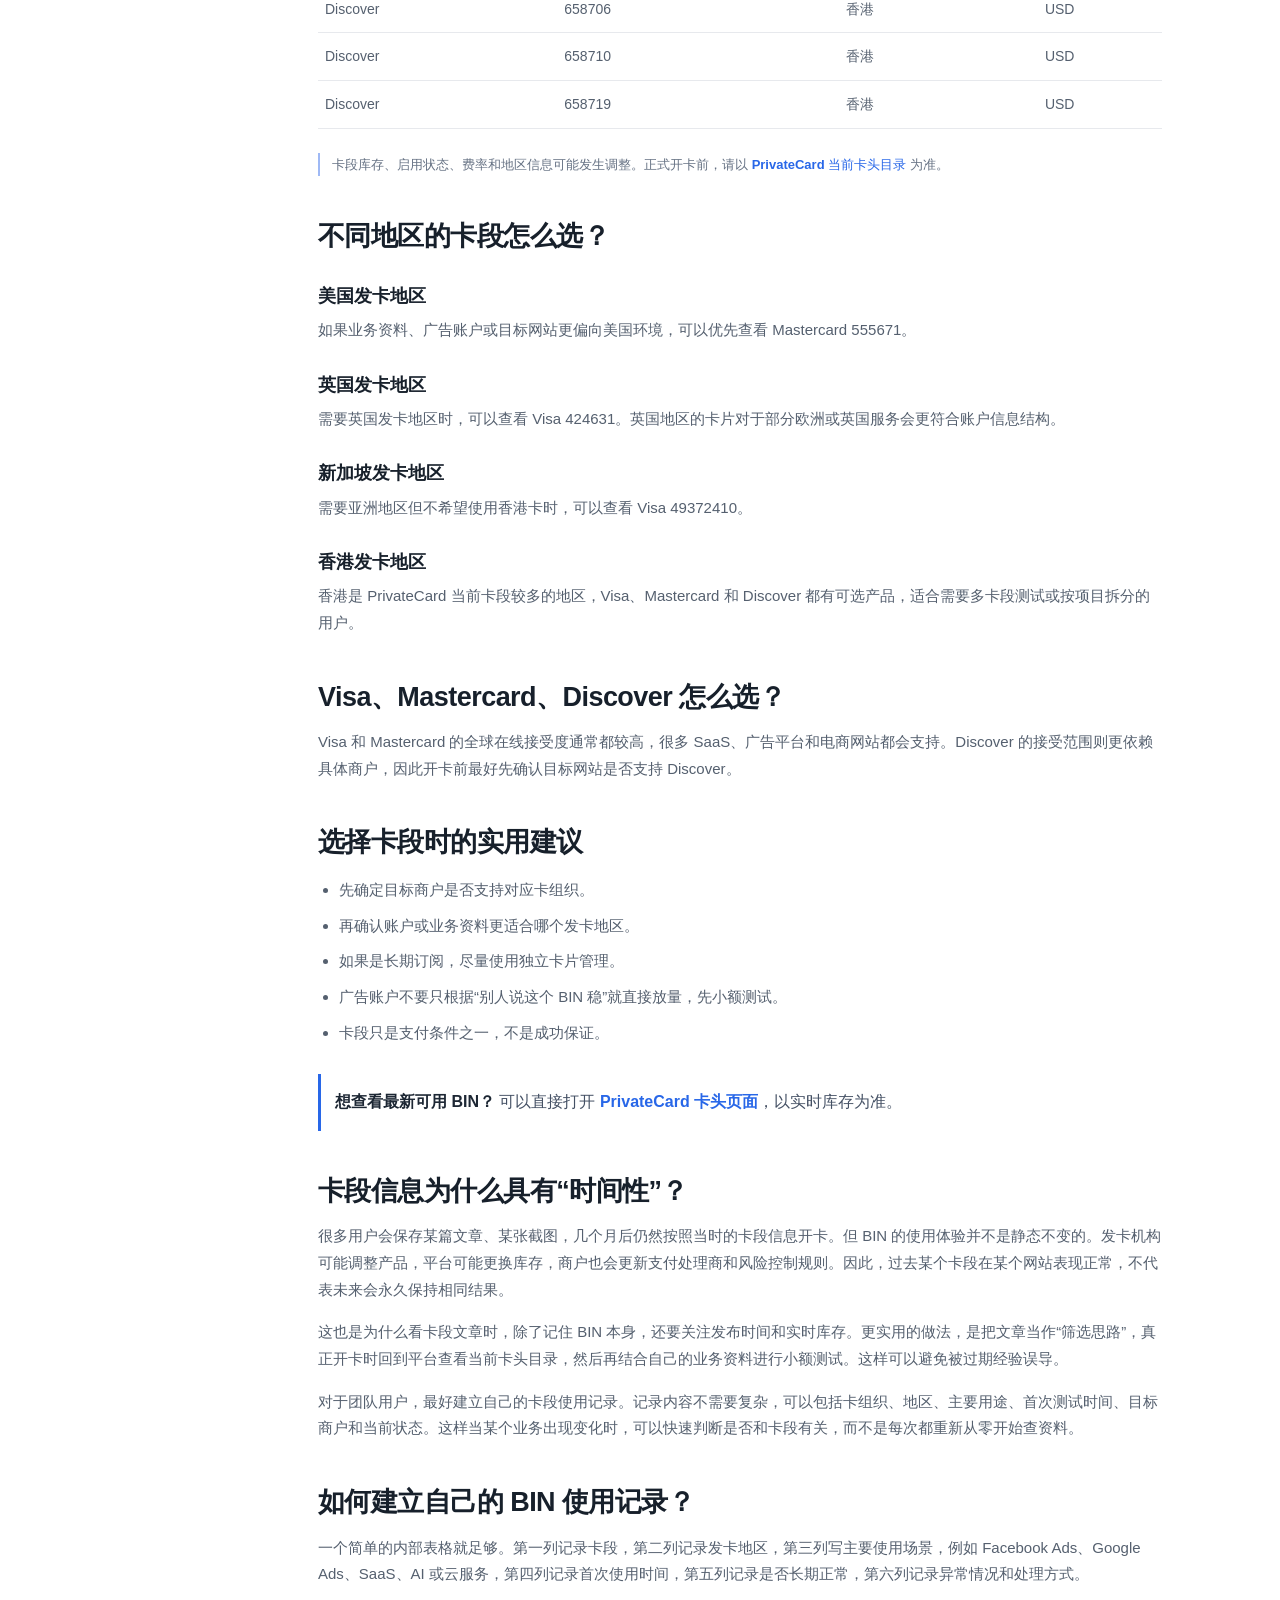
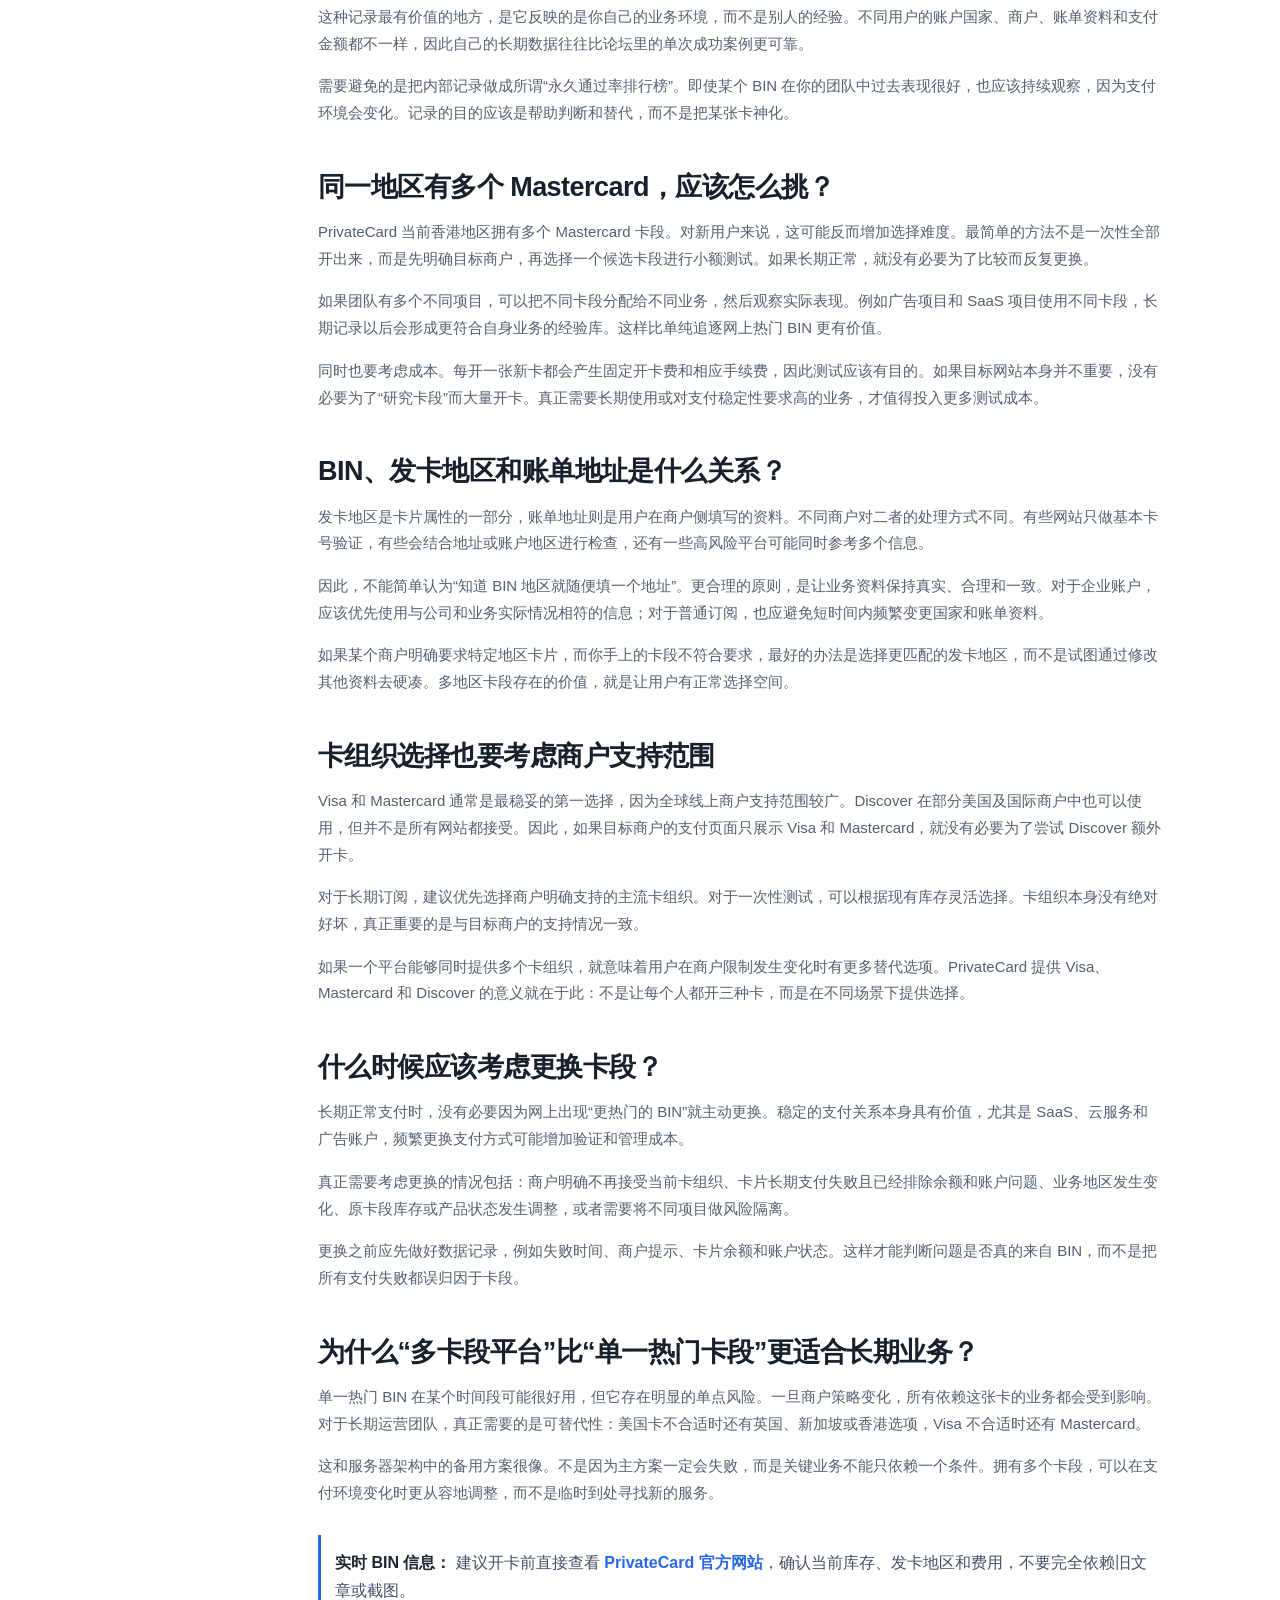
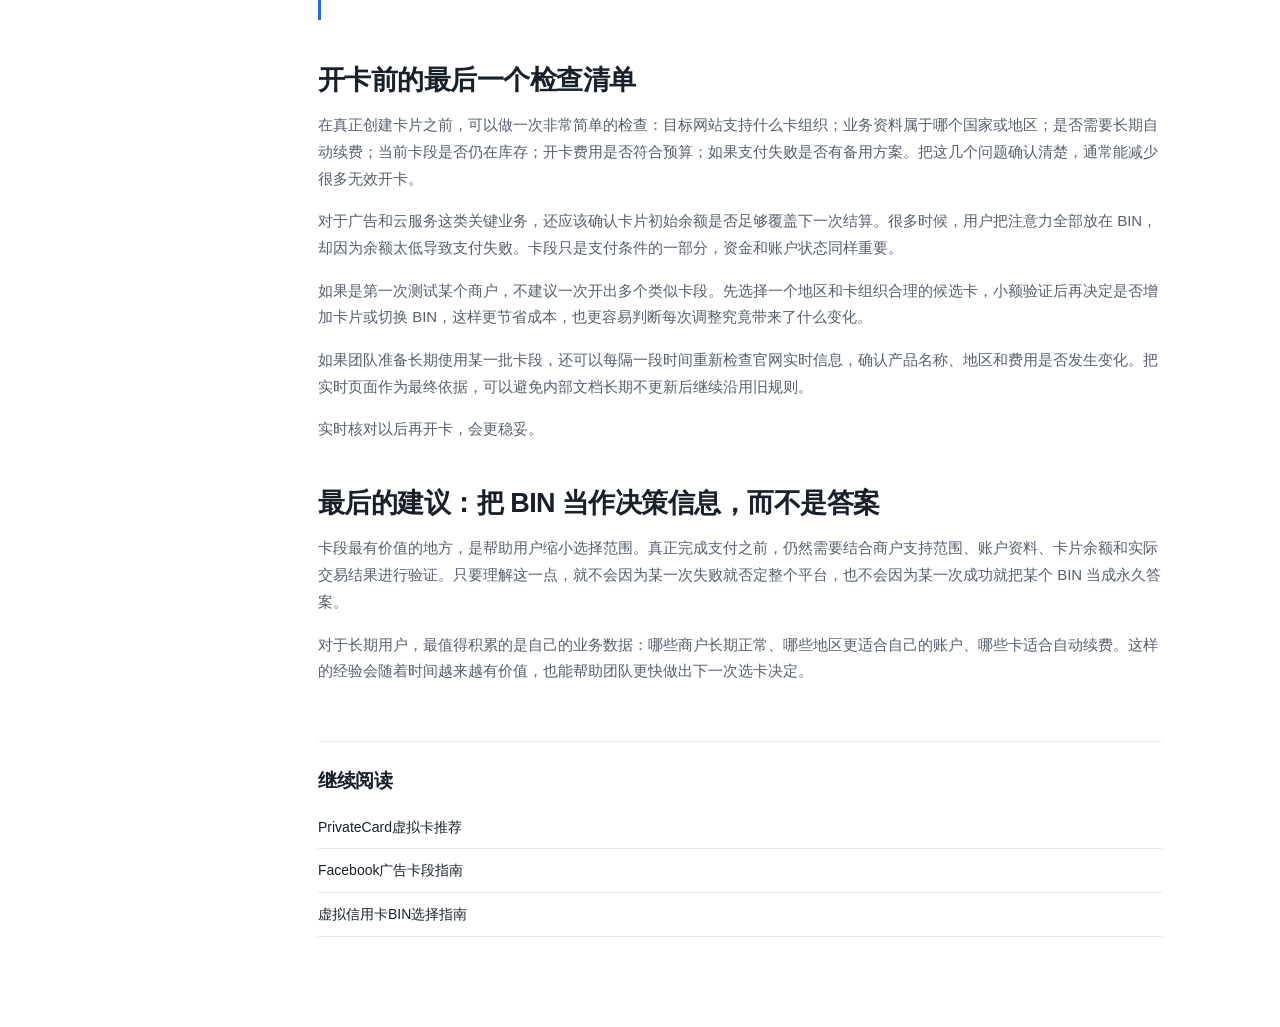
<file: privatecard-bins.html>
<!doctype html><html lang="zh-CN"><head><meta charset="utf-8"><meta name="viewport" content="width=device-width,initial-scale=1"><title>PrivateCard卡段汇总</title><meta name="description" content="整理 PrivateCard 当前 Visa、Mastercard、Discover 虚拟信用卡 BIN、发卡地区和币种，并介绍不同卡段的选择思路。">
  
  <meta name="robots" content="index,follow,max-image-preview:large,max-snippet:-1,max-video-preview:-1">
  <meta name="googlebot" content="index,follow,max-image-preview:large,max-snippet:-1,max-video-preview:-1">

  <link rel="canonical" href="https://privatecardshop.github.io/privatecard-bins.html">
  <link rel="alternate" hreflang="zh-CN" href="https://privatecardshop.github.io/privatecard-bins.html">
  <link rel="alternate" hreflang="x-default" href="https://privatecardshop.github.io/privatecard-bins.html">

  <link rel="icon" href="/favicon.svg" type="image/svg+xml">
  <link rel="shortcut icon" href="/favicon.svg" type="image/svg+xml">
  <link rel="manifest" href="/site.webmanifest">
  <meta name="theme-color" content="#2867e8">

  <meta property="og:locale" content="zh_CN">
  <meta property="og:type" content="article">
  <meta property="og:site_name" content="PrivateCard Blog">
  <meta property="og:title" content="PrivateCard卡段汇总">
  <meta property="og:description" content="整理 PrivateCard 当前 Visa、Mastercard、Discover 虚拟信用卡 BIN、发卡地区和币种，并介绍不同卡段的选择思路。">
  <meta property="og:url" content="https://privatecardshop.github.io/privatecard-bins.html">
  <meta property="article:published_time" content="2026-08-28T08:00:00+08:00">
  <meta property="article:modified_time" content="2026-08-28T08:00:00+08:00">
  <meta property="article:author" content="PrivateCard">

  <meta name="twitter:card" content="summary">
  <meta name="twitter:title" content="PrivateCard卡段汇总">
  <meta name="twitter:description" content="整理 PrivateCard 当前 Visa、Mastercard、Discover 虚拟信用卡 BIN、发卡地区和币种，并介绍不同卡段的选择思路。">

  <script type="application/ld+json">{"@context":"https://schema.org","@graph":[{"@type":"BlogPosting","@id":"https://privatecardshop.github.io/privatecard-bins.html#article","headline":"PrivateCard卡段汇总","description":"整理 PrivateCard 当前 Visa、Mastercard、Discover 虚拟信用卡 BIN、发卡地区和币种，并介绍不同卡段的选择思路。","url":"https://privatecardshop.github.io/privatecard-bins.html","datePublished":"2026-08-28","dateModified":"2026-08-28","inLanguage":"zh-CN","mainEntityOfPage":{"@type":"WebPage","@id":"https://privatecardshop.github.io/privatecard-bins.html"},"author":{"@type":"Organization","name":"PrivateCard","url":"https://privatecard.shop/"},"publisher":{"@type":"Organization","name":"PrivateCard","url":"https://privatecard.shop/"},"isPartOf":{"@type":"Blog","name":"PrivateCard Blog","url":"https://privatecardshop.github.io/"}},{"@type":"BreadcrumbList","itemListElement":[{"@type":"ListItem","position":1,"name":"PrivateCard Blog","item":"https://privatecardshop.github.io/"},{"@type":"ListItem","position":2,"name":"PrivateCard卡段汇总","item":"https://privatecardshop.github.io/privatecard-bins.html"}]}]}</script>
  <link rel="stylesheet" href="styles.css"></head><body>
<header class="topbar"><div class="topbar-left"><button class="menu-btn" id="menuBtn" aria-label="打开菜单"><span></span><span></span><span></span></button><a class="brand" href="index.html">PrivateCard Blog</a></div><div class="topbar-search"><input id="searchInput" type="search" placeholder="搜索文章"></div><div class="topbar-right"><a href="index.html">文章</a><a href="https://privatecard.shop/" target="_blank" rel="noopener">PrivateCard</a></div></header>
<div class="layout"><aside class="sidebar" id="sidebar"><div class="sidebar-inner"><div class="sidebar-title">文章分类</div><nav>
<div class="nav-group">
          <button class="nav-toggle" type="button"><span>AI工具</span><i>+</i></button>
          <div class="nav-links">
            <a href="pencil-ai-membership.html" class="nav-link">Pencil AI会员开通指南</a>
          </div>
        </div>
<div class="nav-group">
          <button class="nav-toggle" type="button"><span>精选推荐</span><i>+</i></button>
          <div class="nav-links">
            <a href="recommend-privatecard.html" class="nav-link">PrivateCard虚拟卡推荐</a>
          </div>
        </div>
<div class="nav-group open">
          <button class="nav-toggle" type="button"><span>卡段指南</span><i>+</i></button>
          <div class="nav-links">
            <a href="privatecard-bins.html" class="nav-link active">PrivateCard卡段汇总</a><a href="how-to-choose-bin.html" class="nav-link">虚拟信用卡BIN选择指南</a>
          </div>
        </div>
<div class="nav-group">
          <button class="nav-toggle" type="button"><span>广告投放</span><i>+</i></button>
          <div class="nav-links">
            <a href="facebook-ads-bins.html" class="nav-link">Facebook广告卡段指南</a><a href="virtual-cards-for-advertising.html" class="nav-link">虚拟卡广告投放指南</a>
          </div>
        </div>
<div class="nav-group">
          <button class="nav-toggle" type="button"><span>费用与使用</span><i>+</i></button>
          <div class="nav-links">
            <a href="privatecard-fees.html" class="nav-link">PrivateCard费用说明</a><a href="privatecard-use-cases.html" class="nav-link">PrivateCard使用场景</a>
          </div>
        </div>
      </nav></div></aside><div class="overlay" id="overlay"></div>
<main class="main"><article class="content article-page"><header class="article-header"><p class="eyebrow">卡段指南</p><h1>PrivateCard卡段汇总</h1><p class="article-description">整理 PrivateCard 当前 Visa、Mastercard、Discover 卡段、发卡地区与选择思路。</p><div class="article-meta"><span>PrivateCard</span><span>2026-08-28</span><span>阅读时间约 6–9 分钟</span></div></header><div class="article-body">
<div class="toc"><div class="toc-title">文章目录</div><a href="#what">什么是卡段 / BIN</a><a href="#list">PrivateCard 卡段列表</a><a href="#region">不同地区怎么选</a><a href="#org">不同卡组织区别</a><a href="#tips">选卡注意事项</a></div>
<p class="lead">很多用户第一次接触虚拟信用卡时，会先问“Visa 还是 Mastercard？”但真正选择卡片时，BIN（卡段）、发卡地区、币种和目标商户往往更重要。</p>
<h2 id="what">什么是卡段 / BIN？</h2>
<p>BIN 通常指支付卡号码前几位的识别信息，用于识别卡组织和相关发卡属性。对于在线支付来说，BIN 可以帮助用户快速了解一张卡大致属于哪个卡组织、地区或产品线。</p>
<p>需要注意的是，BIN 只是选择卡片时的一个参考维度。某个 BIN 在 A 网站支付成功，并不代表在 B 网站也一定成功，因为商户自身的支付策略和风控逻辑可能完全不同。</p>
<h2 id="list">PrivateCard 当前主要卡段</h2>
<div class="table-wrap"><table class="table wide-table"><thead><tr><th>卡组织</th><th>卡段 / 产品线</th><th>发卡地区</th><th>币种</th></tr></thead><tbody>
<tr><td>Visa</td><td>49387519</td><td>香港</td><td>USD</td></tr><tr><td>Visa</td><td>49387520</td><td>香港</td><td>USD</td></tr><tr><td>Visa</td><td>49372410</td><td>新加坡</td><td>USD</td></tr><tr><td>Visa</td><td>424631</td><td>英国</td><td>USD</td></tr>
<tr><td>Mastercard</td><td>555671</td><td>美国</td><td>USD</td></tr><tr><td>Mastercard</td><td>52737560</td><td>香港</td><td>USD</td></tr><tr><td>Mastercard</td><td>52737597</td><td>香港</td><td>USD</td></tr><tr><td>Mastercard</td><td>54492360</td><td>香港</td><td>USD</td></tr><tr><td>Mastercard</td><td>54493747</td><td>香港</td><td>USD</td></tr><tr><td>Mastercard</td><td>558325</td><td>香港</td><td>USD</td></tr><tr><td>Mastercard</td><td>ZENO 产品线</td><td>香港</td><td>USD</td></tr>
<tr><td>Discover</td><td>367178</td><td>香港</td><td>USD</td></tr><tr><td>Discover</td><td>658706</td><td>香港</td><td>USD</td></tr><tr><td>Discover</td><td>658710</td><td>香港</td><td>USD</td></tr><tr><td>Discover</td><td>658719</td><td>香港</td><td>USD</td></tr>
</tbody></table></div>
<p class="note-line">卡段库存、启用状态、费率和地区信息可能发生调整。正式开卡前，请以 <a class="inline-link" href="https://privatecard.shop/" target="_blank" rel="noopener">PrivateCard 当前卡头目录</a> 为准。</p>
<h2 id="region">不同地区的卡段怎么选？</h2>
<h3>美国发卡地区</h3><p>如果业务资料、广告账户或目标网站更偏向美国环境，可以优先查看 Mastercard 555671。</p>
<h3>英国发卡地区</h3><p>需要英国发卡地区时，可以查看 Visa 424631。英国地区的卡片对于部分欧洲或英国服务会更符合账户信息结构。</p>
<h3>新加坡发卡地区</h3><p>需要亚洲地区但不希望使用香港卡时，可以查看 Visa 49372410。</p>
<h3>香港发卡地区</h3><p>香港是 PrivateCard 当前卡段较多的地区，Visa、Mastercard 和 Discover 都有可选产品，适合需要多卡段测试或按项目拆分的用户。</p>
<h2 id="org">Visa、Mastercard、Discover 怎么选？</h2>
<p>Visa 和 Mastercard 的全球在线接受度通常都较高，很多 SaaS、广告平台和电商网站都会支持。Discover 的接受范围则更依赖具体商户，因此开卡前最好先确认目标网站是否支持 Discover。</p>
<h2 id="tips">选择卡段时的实用建议</h2>
<ul class="simple-list"><li>先确定目标商户是否支持对应卡组织。</li><li>再确认账户或业务资料更适合哪个发卡地区。</li><li>如果是长期订阅，尽量使用独立卡片管理。</li><li>广告账户不要只根据“别人说这个 BIN 稳”就直接放量，先小额测试。</li><li>卡段只是支付条件之一，不是成功保证。</li></ul>
<div class="recommend-line"><strong>想查看最新可用 BIN？</strong> 可以直接打开 <a href="https://privatecard.shop/" target="_blank" rel="noopener">PrivateCard 卡头页面</a>，以实时库存为准。</div>

<h2>卡段信息为什么具有“时间性”？</h2>
<p>很多用户会保存某篇文章、某张截图，几个月后仍然按照当时的卡段信息开卡。但 BIN 的使用体验并不是静态不变的。发卡机构可能调整产品，平台可能更换库存，商户也会更新支付处理商和风险控制规则。因此，过去某个卡段在某个网站表现正常，不代表未来会永久保持相同结果。</p>
<p>这也是为什么看卡段文章时，除了记住 BIN 本身，还要关注发布时间和实时库存。更实用的做法，是把文章当作“筛选思路”，真正开卡时回到平台查看当前卡头目录，然后再结合自己的业务资料进行小额测试。这样可以避免被过期经验误导。</p>
<p>对于团队用户，最好建立自己的卡段使用记录。记录内容不需要复杂，可以包括卡组织、地区、主要用途、首次测试时间、目标商户和当前状态。这样当某个业务出现变化时，可以快速判断是否和卡段有关，而不是每次都重新从零开始查资料。</p>

<h2>如何建立自己的 BIN 使用记录？</h2>
<p>一个简单的内部表格就足够。第一列记录卡段，第二列记录发卡地区，第三列写主要使用场景，例如 Facebook Ads、Google Ads、SaaS、AI 或云服务，第四列记录首次使用时间，第五列记录是否长期正常，第六列记录异常情况和处理方式。</p>
<p>这种记录最有价值的地方，是它反映的是你自己的业务环境，而不是别人的经验。不同用户的账户国家、商户、账单资料和支付金额都不一样，因此自己的长期数据往往比论坛里的单次成功案例更可靠。</p>
<p>需要避免的是把内部记录做成所谓“永久通过率排行榜”。即使某个 BIN 在你的团队中过去表现很好，也应该持续观察，因为支付环境会变化。记录的目的应该是帮助判断和替代，而不是把某张卡神化。</p>

<h2>同一地区有多个 Mastercard，应该怎么挑？</h2>
<p>PrivateCard 当前香港地区拥有多个 Mastercard 卡段。对新用户来说，这可能反而增加选择难度。最简单的方法不是一次性全部开出来，而是先明确目标商户，再选择一个候选卡段进行小额测试。如果长期正常，就没有必要为了比较而反复更换。</p>
<p>如果团队有多个不同项目，可以把不同卡段分配给不同业务，然后观察实际表现。例如广告项目和 SaaS 项目使用不同卡段，长期记录以后会形成更符合自身业务的经验库。这样比单纯追逐网上热门 BIN 更有价值。</p>
<p>同时也要考虑成本。每开一张新卡都会产生固定开卡费和相应手续费，因此测试应该有目的。如果目标网站本身并不重要，没有必要为了“研究卡段”而大量开卡。真正需要长期使用或对支付稳定性要求高的业务，才值得投入更多测试成本。</p>

<h2>BIN、发卡地区和账单地址是什么关系？</h2>
<p>发卡地区是卡片属性的一部分，账单地址则是用户在商户侧填写的资料。不同商户对二者的处理方式不同。有些网站只做基本卡号验证，有些会结合地址或账户地区进行检查，还有一些高风险平台可能同时参考多个信息。</p>
<p>因此，不能简单认为“知道 BIN 地区就随便填一个地址”。更合理的原则，是让业务资料保持真实、合理和一致。对于企业账户，应该优先使用与公司和业务实际情况相符的信息；对于普通订阅，也应避免短时间内频繁变更国家和账单资料。</p>
<p>如果某个商户明确要求特定地区卡片，而你手上的卡段不符合要求，最好的办法是选择更匹配的发卡地区，而不是试图通过修改其他资料去硬凑。多地区卡段存在的价值，就是让用户有正常选择空间。</p>

<h2>卡组织选择也要考虑商户支持范围</h2>
<p>Visa 和 Mastercard 通常是最稳妥的第一选择，因为全球线上商户支持范围较广。Discover 在部分美国及国际商户中也可以使用，但并不是所有网站都接受。因此，如果目标商户的支付页面只展示 Visa 和 Mastercard，就没有必要为了尝试 Discover 额外开卡。</p>
<p>对于长期订阅，建议优先选择商户明确支持的主流卡组织。对于一次性测试，可以根据现有库存灵活选择。卡组织本身没有绝对好坏，真正重要的是与目标商户的支持情况一致。</p>
<p>如果一个平台能够同时提供多个卡组织，就意味着用户在商户限制发生变化时有更多替代选项。PrivateCard 提供 Visa、Mastercard 和 Discover 的意义就在于此：不是让每个人都开三种卡，而是在不同场景下提供选择。</p>

<h2>什么时候应该考虑更换卡段？</h2>
<p>长期正常支付时，没有必要因为网上出现“更热门的 BIN”就主动更换。稳定的支付关系本身具有价值，尤其是 SaaS、云服务和广告账户，频繁更换支付方式可能增加验证和管理成本。</p>
<p>真正需要考虑更换的情况包括：商户明确不再接受当前卡组织、卡片长期支付失败且已经排除余额和账户问题、业务地区发生变化、原卡段库存或产品状态发生调整，或者需要将不同项目做风险隔离。</p>
<p>更换之前应先做好数据记录，例如失败时间、商户提示、卡片余额和账户状态。这样才能判断问题是否真的来自 BIN，而不是把所有支付失败都误归因于卡段。</p>

<h2>为什么“多卡段平台”比“单一热门卡段”更适合长期业务？</h2>
<p>单一热门 BIN 在某个时间段可能很好用，但它存在明显的单点风险。一旦商户策略变化，所有依赖这张卡的业务都会受到影响。对于长期运营团队，真正需要的是可替代性：美国卡不合适时还有英国、新加坡或香港选项，Visa 不合适时还有 Mastercard。</p>
<p>这和服务器架构中的备用方案很像。不是因为主方案一定会失败，而是关键业务不能只依赖一个条件。拥有多个卡段，可以在支付环境变化时更从容地调整，而不是临时到处寻找新的服务。</p>

<div class="recommend-line"><strong>实时 BIN 信息：</strong> 建议开卡前直接查看 <a href="https://privatecard.shop/" target="_blank" rel="noopener">PrivateCard 官方网站</a>，确认当前库存、发卡地区和费用，不要完全依赖旧文章或截图。</div>

<h2>开卡前的最后一个检查清单</h2>
<p>在真正创建卡片之前，可以做一次非常简单的检查：目标网站支持什么卡组织；业务资料属于哪个国家或地区；是否需要长期自动续费；当前卡段是否仍在库存；开卡费用是否符合预算；如果支付失败是否有备用方案。把这几个问题确认清楚，通常能减少很多无效开卡。</p>
<p>对于广告和云服务这类关键业务，还应该确认卡片初始余额是否足够覆盖下一次结算。很多时候，用户把注意力全部放在 BIN，却因为余额太低导致支付失败。卡段只是支付条件的一部分，资金和账户状态同样重要。</p>
<p>如果是第一次测试某个商户，不建议一次开出多个类似卡段。先选择一个地区和卡组织合理的候选卡，小额验证后再决定是否增加卡片或切换 BIN，这样更节省成本，也更容易判断每次调整究竟带来了什么变化。</p>
<p>如果团队准备长期使用某一批卡段，还可以每隔一段时间重新检查官网实时信息，确认产品名称、地区和费用是否发生变化。把实时页面作为最终依据，可以避免内部文档长期不更新后继续沿用旧规则。</p><p>实时核对以后再开卡，会更稳妥。</p>
<h2>最后的建议：把 BIN 当作决策信息，而不是答案</h2>
<p>卡段最有价值的地方，是帮助用户缩小选择范围。真正完成支付之前，仍然需要结合商户支持范围、账户资料、卡片余额和实际交易结果进行验证。只要理解这一点，就不会因为某一次失败就否定整个平台，也不会因为某一次成功就把某个 BIN 当成永久答案。</p>
<p>对于长期用户，最值得积累的是自己的业务数据：哪些商户长期正常、哪些地区更适合自己的账户、哪些卡适合自动续费。这样的经验会随着时间越来越有价值，也能帮助团队更快做出下一次选卡决定。</p>
</div><section class="related"><h2>继续阅读</h2><ul><li><a href="recommend-privatecard.html">PrivateCard虚拟卡推荐</a></li><li><a href="facebook-ads-bins.html">Facebook广告卡段指南</a></li><li><a href="how-to-choose-bin.html">虚拟信用卡BIN选择指南</a></li></ul></section></article></main></div><script src="app.js"></script></body></html>
</file>
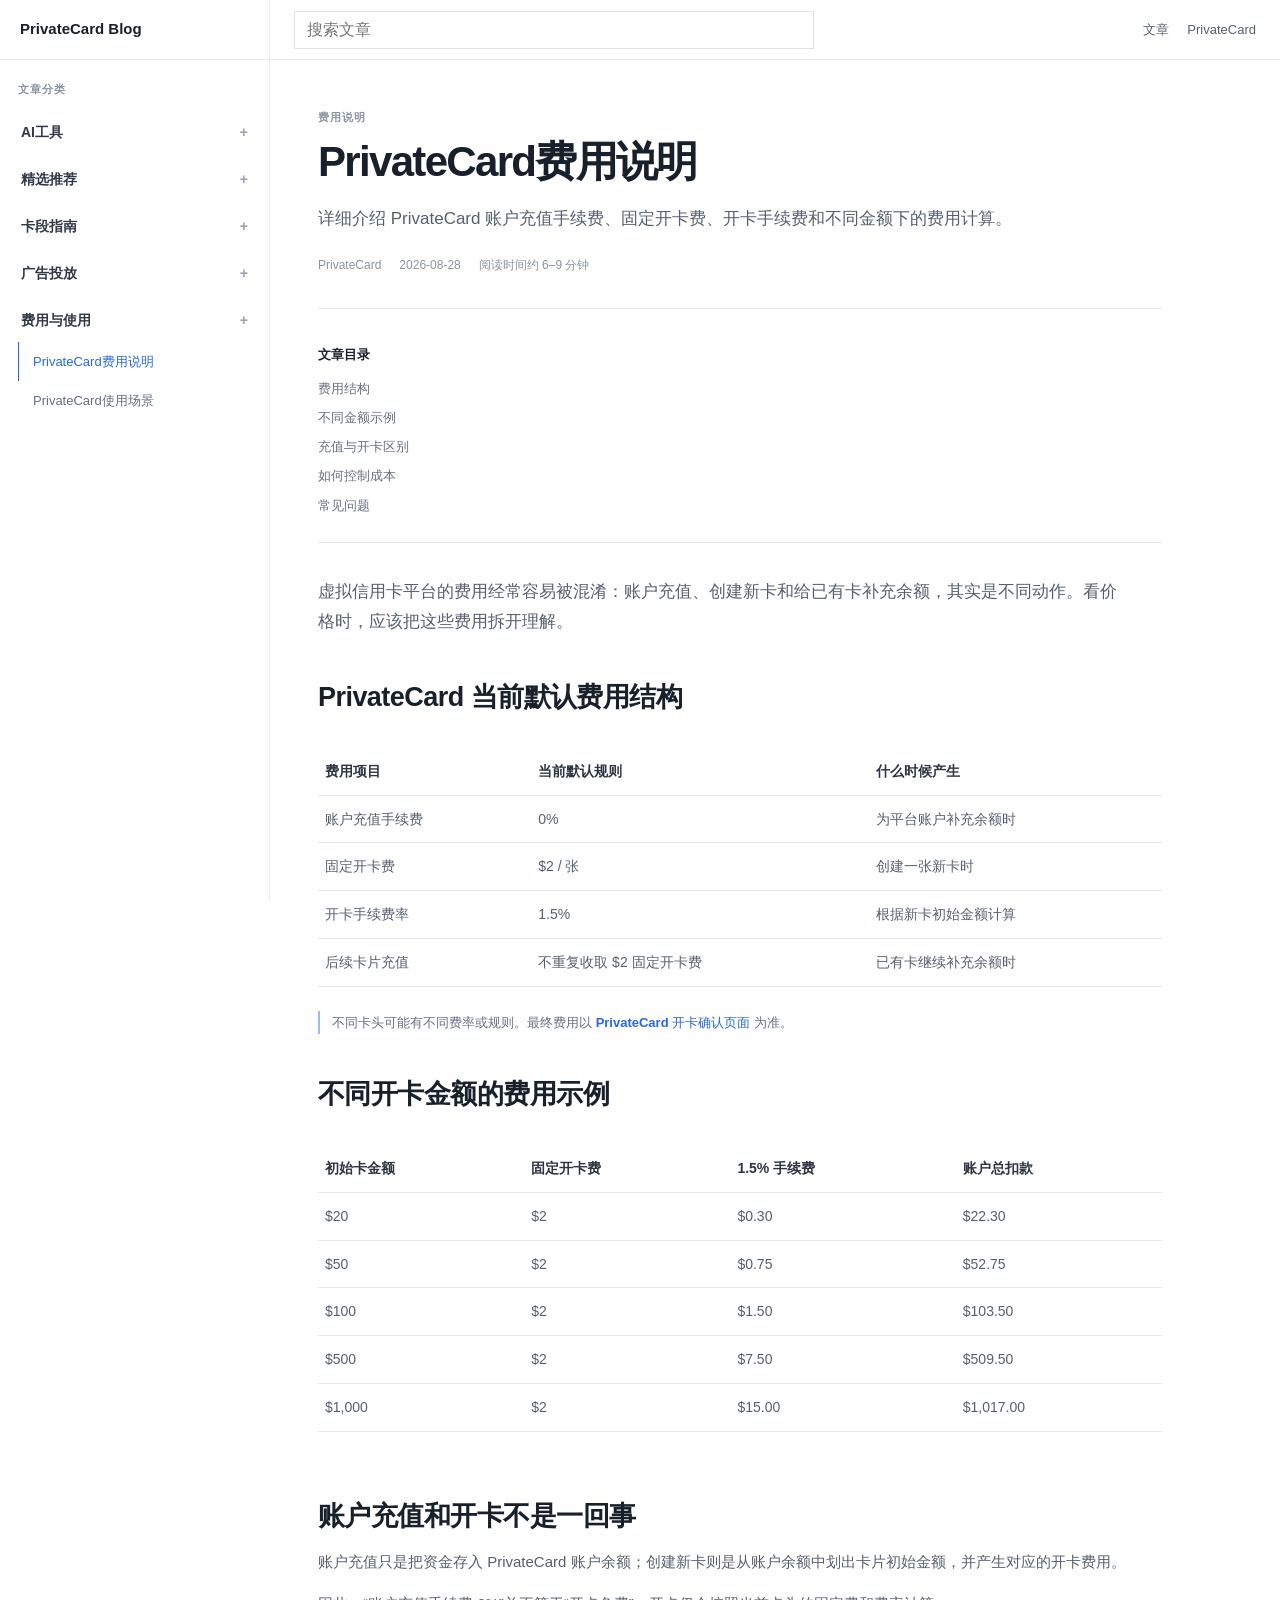
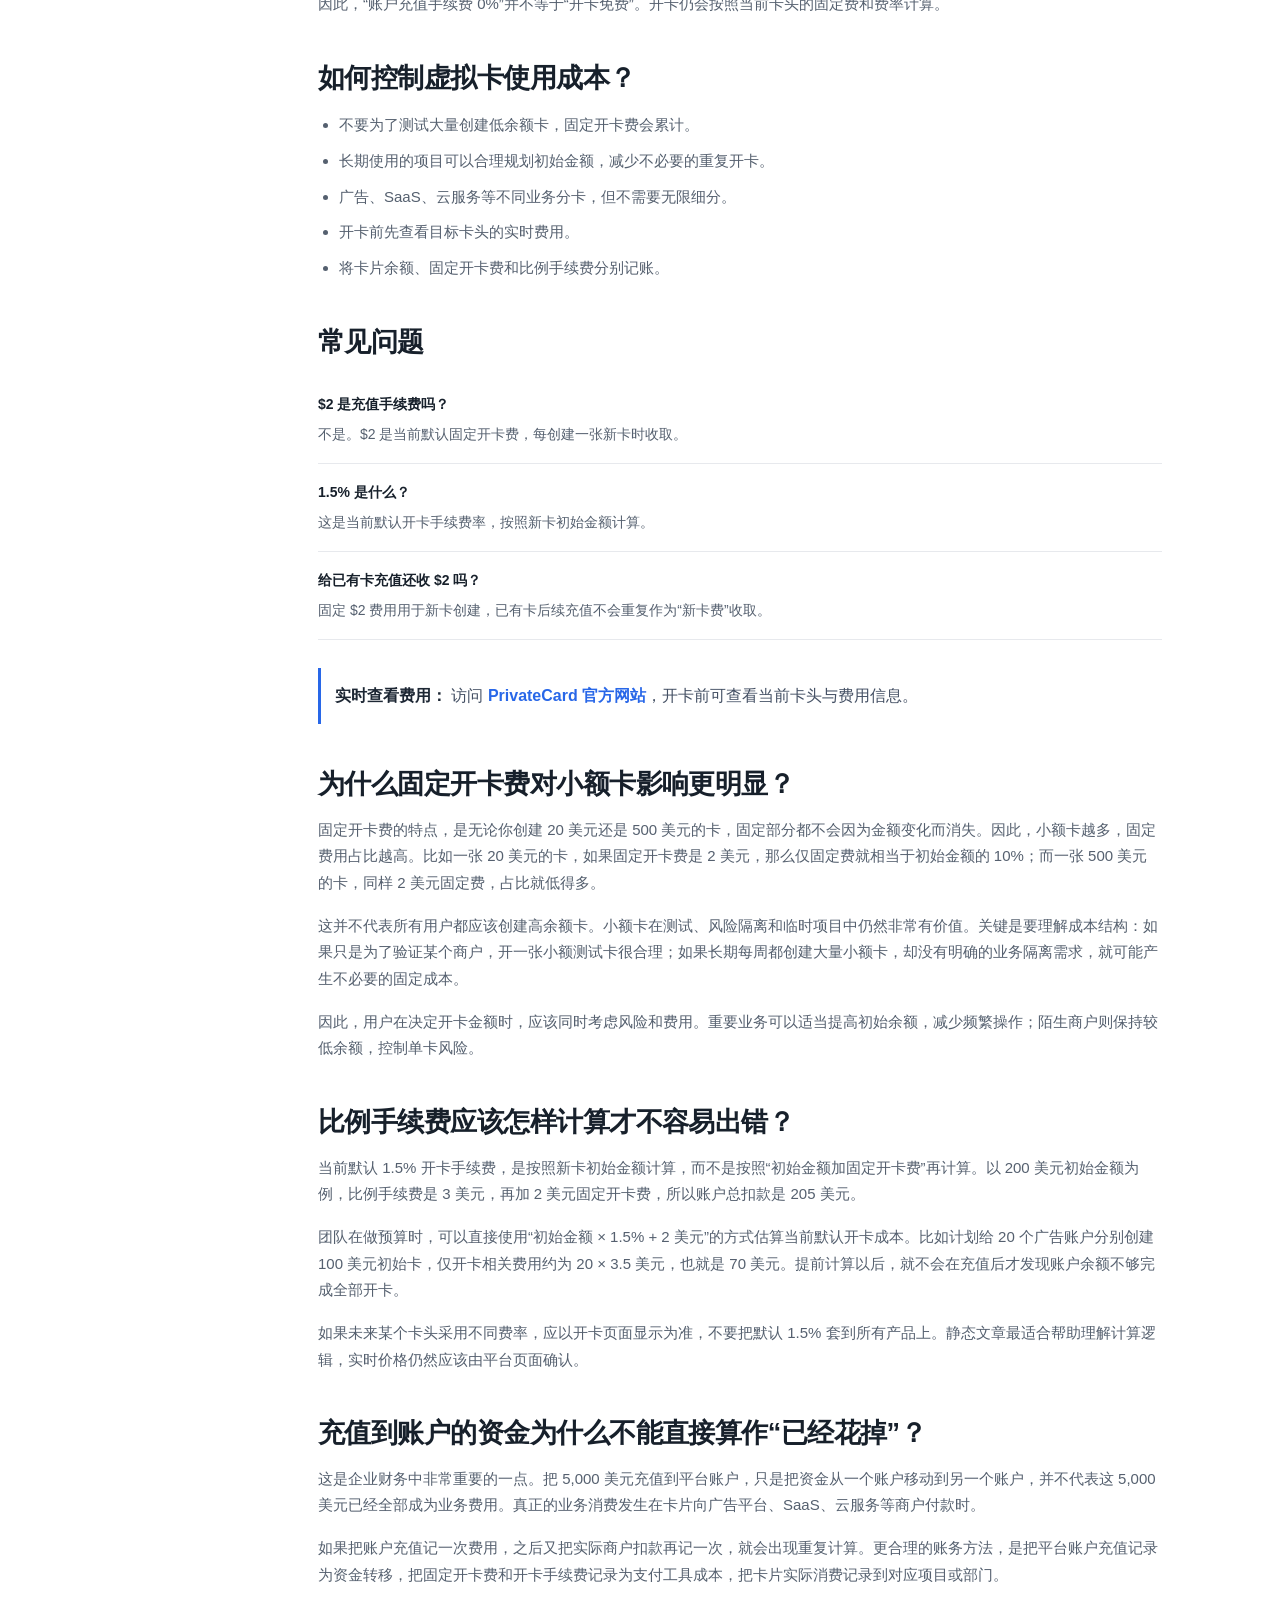
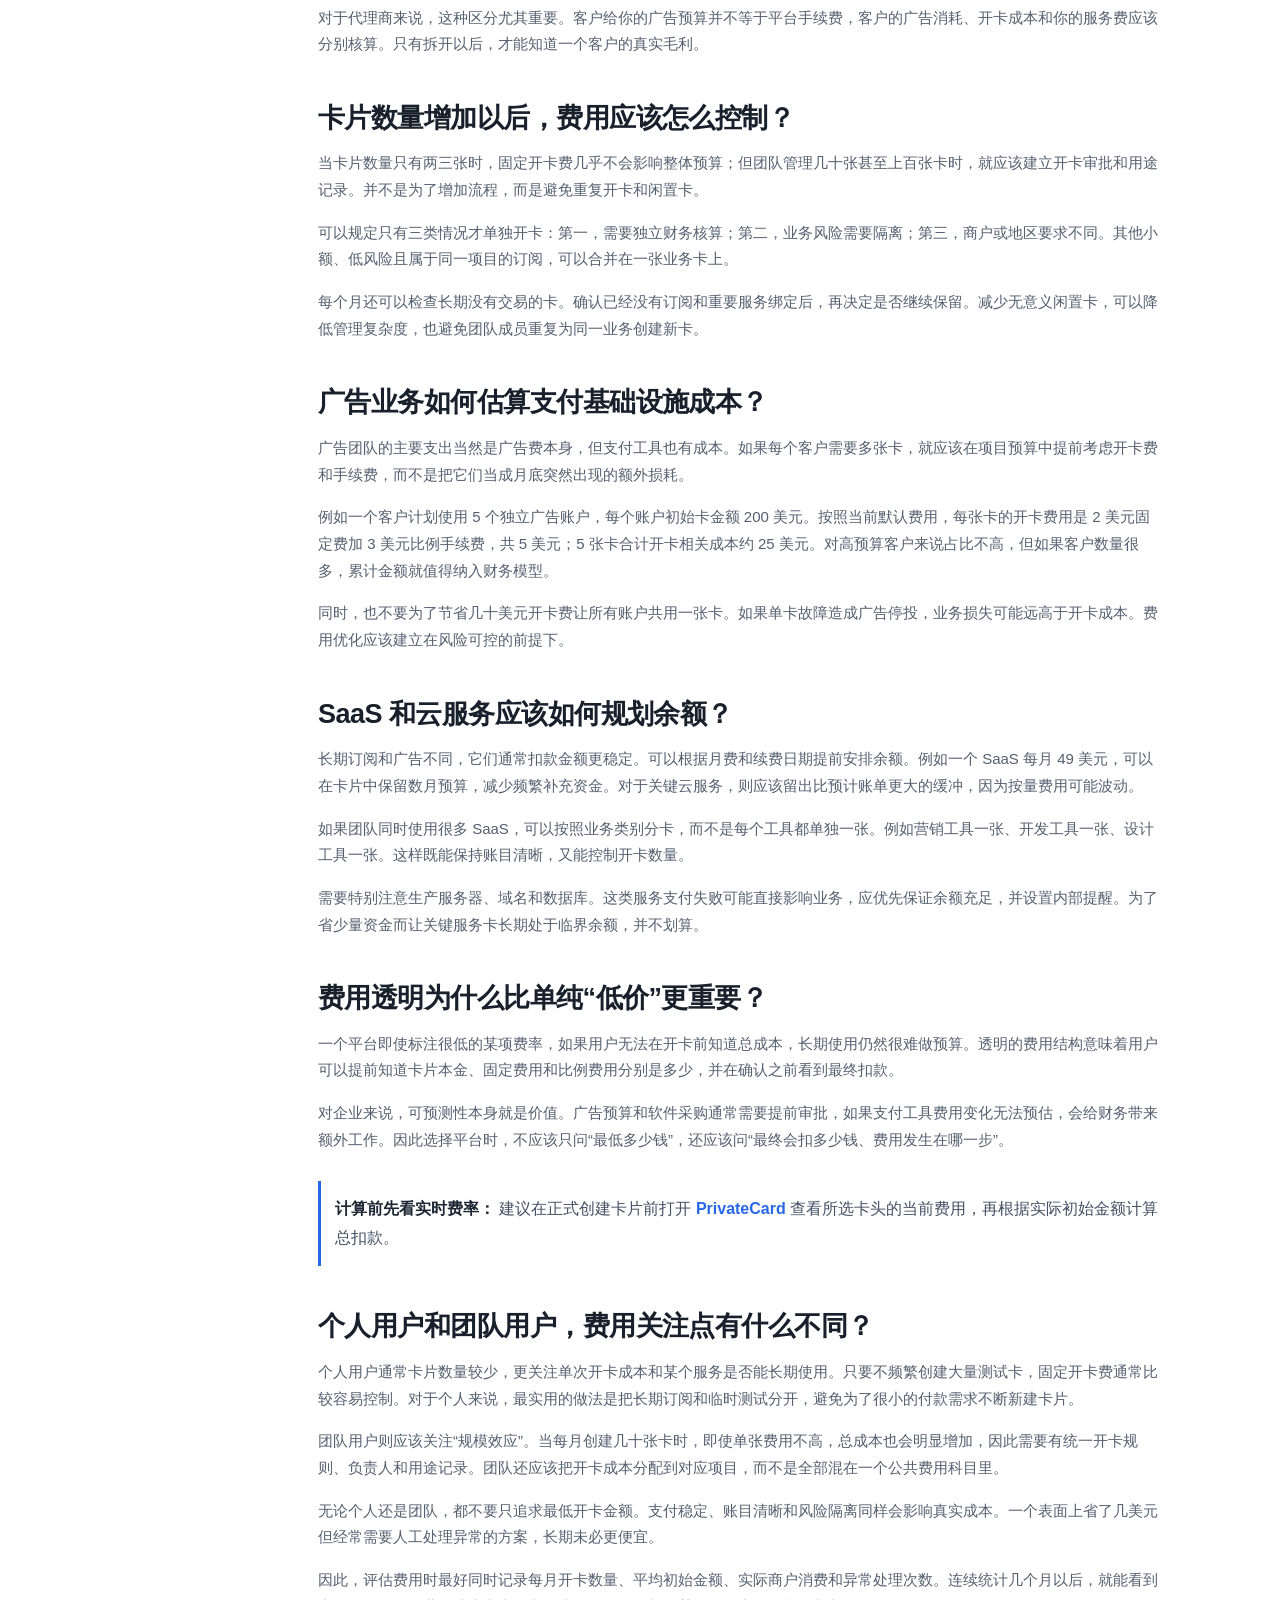
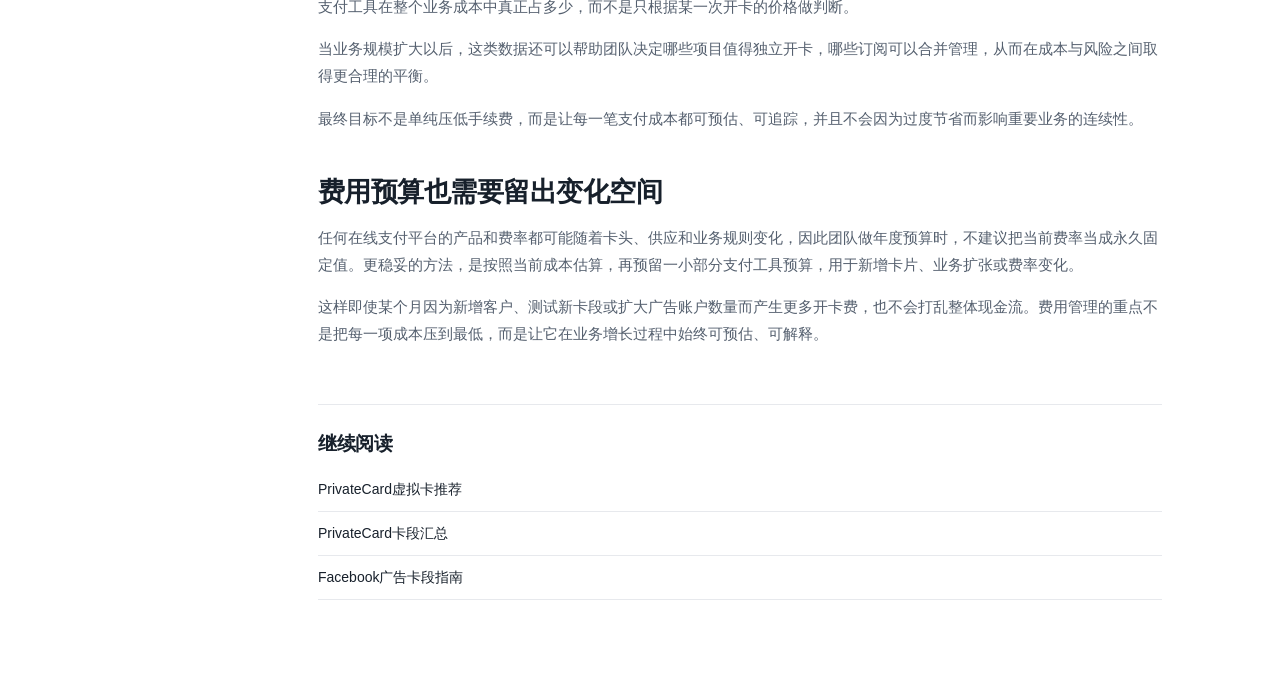
<file: privatecard-fees.html>
<!doctype html><html lang="zh-CN"><head><meta charset="utf-8"><meta name="viewport" content="width=device-width,initial-scale=1"><title>PrivateCard费用说明</title><meta name="description" content="详细介绍 PrivateCard 账户充值手续费、固定开卡费、开卡手续费、不同金额成本示例以及长期使用预算方法。">
  
  <meta name="robots" content="index,follow,max-image-preview:large,max-snippet:-1,max-video-preview:-1">
  <meta name="googlebot" content="index,follow,max-image-preview:large,max-snippet:-1,max-video-preview:-1">

  <link rel="canonical" href="https://privatecardshop.github.io/privatecard-fees.html">
  <link rel="alternate" hreflang="zh-CN" href="https://privatecardshop.github.io/privatecard-fees.html">
  <link rel="alternate" hreflang="x-default" href="https://privatecardshop.github.io/privatecard-fees.html">

  <link rel="icon" href="/favicon.svg" type="image/svg+xml">
  <link rel="shortcut icon" href="/favicon.svg" type="image/svg+xml">
  <link rel="manifest" href="/site.webmanifest">
  <meta name="theme-color" content="#2867e8">

  <meta property="og:locale" content="zh_CN">
  <meta property="og:type" content="article">
  <meta property="og:site_name" content="PrivateCard Blog">
  <meta property="og:title" content="PrivateCard费用说明">
  <meta property="og:description" content="详细介绍 PrivateCard 账户充值手续费、固定开卡费、开卡手续费、不同金额成本示例以及长期使用预算方法。">
  <meta property="og:url" content="https://privatecardshop.github.io/privatecard-fees.html">
  <meta property="article:published_time" content="2026-08-28T08:00:00+08:00">
  <meta property="article:modified_time" content="2026-08-28T08:00:00+08:00">
  <meta property="article:author" content="PrivateCard">

  <meta name="twitter:card" content="summary">
  <meta name="twitter:title" content="PrivateCard费用说明">
  <meta name="twitter:description" content="详细介绍 PrivateCard 账户充值手续费、固定开卡费、开卡手续费、不同金额成本示例以及长期使用预算方法。">

  <script type="application/ld+json">{"@context":"https://schema.org","@graph":[{"@type":"BlogPosting","@id":"https://privatecardshop.github.io/privatecard-fees.html#article","headline":"PrivateCard费用说明","description":"详细介绍 PrivateCard 账户充值手续费、固定开卡费、开卡手续费、不同金额成本示例以及长期使用预算方法。","url":"https://privatecardshop.github.io/privatecard-fees.html","datePublished":"2026-08-28","dateModified":"2026-08-28","inLanguage":"zh-CN","mainEntityOfPage":{"@type":"WebPage","@id":"https://privatecardshop.github.io/privatecard-fees.html"},"author":{"@type":"Organization","name":"PrivateCard","url":"https://privatecard.shop/"},"publisher":{"@type":"Organization","name":"PrivateCard","url":"https://privatecard.shop/"},"isPartOf":{"@type":"Blog","name":"PrivateCard Blog","url":"https://privatecardshop.github.io/"}},{"@type":"BreadcrumbList","itemListElement":[{"@type":"ListItem","position":1,"name":"PrivateCard Blog","item":"https://privatecardshop.github.io/"},{"@type":"ListItem","position":2,"name":"PrivateCard费用说明","item":"https://privatecardshop.github.io/privatecard-fees.html"}]}]}</script>
  <link rel="stylesheet" href="styles.css"></head><body>
<header class="topbar"><div class="topbar-left"><button class="menu-btn" id="menuBtn" aria-label="打开菜单"><span></span><span></span><span></span></button><a class="brand" href="index.html">PrivateCard Blog</a></div><div class="topbar-search"><input id="searchInput" type="search" placeholder="搜索文章"></div><div class="topbar-right"><a href="index.html">文章</a><a href="https://privatecard.shop/" target="_blank" rel="noopener">PrivateCard</a></div></header>
<div class="layout"><aside class="sidebar" id="sidebar"><div class="sidebar-inner"><div class="sidebar-title">文章分类</div><nav>
<div class="nav-group">
          <button class="nav-toggle" type="button"><span>AI工具</span><i>+</i></button>
          <div class="nav-links">
            <a href="pencil-ai-membership.html" class="nav-link">Pencil AI会员开通指南</a>
          </div>
        </div>
<div class="nav-group">
          <button class="nav-toggle" type="button"><span>精选推荐</span><i>+</i></button>
          <div class="nav-links">
            <a href="recommend-privatecard.html" class="nav-link">PrivateCard虚拟卡推荐</a>
          </div>
        </div>
<div class="nav-group">
          <button class="nav-toggle" type="button"><span>卡段指南</span><i>+</i></button>
          <div class="nav-links">
            <a href="privatecard-bins.html" class="nav-link">PrivateCard卡段汇总</a><a href="how-to-choose-bin.html" class="nav-link">虚拟信用卡BIN选择指南</a>
          </div>
        </div>
<div class="nav-group">
          <button class="nav-toggle" type="button"><span>广告投放</span><i>+</i></button>
          <div class="nav-links">
            <a href="facebook-ads-bins.html" class="nav-link">Facebook广告卡段指南</a><a href="virtual-cards-for-advertising.html" class="nav-link">虚拟卡广告投放指南</a>
          </div>
        </div>
<div class="nav-group open">
          <button class="nav-toggle" type="button"><span>费用与使用</span><i>+</i></button>
          <div class="nav-links">
            <a href="privatecard-fees.html" class="nav-link active">PrivateCard费用说明</a><a href="privatecard-use-cases.html" class="nav-link">PrivateCard使用场景</a>
          </div>
        </div>
      </nav></div></aside><div class="overlay" id="overlay"></div>
<main class="main"><article class="content article-page"><header class="article-header"><p class="eyebrow">费用说明</p><h1>PrivateCard费用说明</h1><p class="article-description">详细介绍 PrivateCard 账户充值手续费、固定开卡费、开卡手续费和不同金额下的费用计算。</p><div class="article-meta"><span>PrivateCard</span><span>2026-08-28</span><span>阅读时间约 6–9 分钟</span></div></header><div class="article-body">
<div class="toc"><div class="toc-title">文章目录</div><a href="#structure">费用结构</a><a href="#examples">不同金额示例</a><a href="#difference">充值与开卡区别</a><a href="#budget">如何控制成本</a><a href="#faq">常见问题</a></div>
<p class="lead">虚拟信用卡平台的费用经常容易被混淆：账户充值、创建新卡和给已有卡补充余额，其实是不同动作。看价格时，应该把这些费用拆开理解。</p>
<h2 id="structure">PrivateCard 当前默认费用结构</h2>
<div class="table-wrap"><table class="table"><thead><tr><th>费用项目</th><th>当前默认规则</th><th>什么时候产生</th></tr></thead><tbody><tr><td>账户充值手续费</td><td>0%</td><td>为平台账户补充余额时</td></tr><tr><td>固定开卡费</td><td>$2 / 张</td><td>创建一张新卡时</td></tr><tr><td>开卡手续费率</td><td>1.5%</td><td>根据新卡初始金额计算</td></tr><tr><td>后续卡片充值</td><td>不重复收取 $2 固定开卡费</td><td>已有卡继续补充余额时</td></tr></tbody></table></div>
<p class="note-line">不同卡头可能有不同费率或规则。最终费用以 <a class="inline-link" href="https://privatecard.shop/" target="_blank" rel="noopener">PrivateCard 开卡确认页面</a> 为准。</p>
<h2 id="examples">不同开卡金额的费用示例</h2>
<div class="table-wrap"><table class="table"><thead><tr><th>初始卡金额</th><th>固定开卡费</th><th>1.5% 手续费</th><th>账户总扣款</th></tr></thead><tbody><tr><td>$20</td><td>$2</td><td>$0.30</td><td>$22.30</td></tr><tr><td>$50</td><td>$2</td><td>$0.75</td><td>$52.75</td></tr><tr><td>$100</td><td>$2</td><td>$1.50</td><td>$103.50</td></tr><tr><td>$500</td><td>$2</td><td>$7.50</td><td>$509.50</td></tr><tr><td>$1,000</td><td>$2</td><td>$15.00</td><td>$1,017.00</td></tr></tbody></table></div>
<h2 id="difference">账户充值和开卡不是一回事</h2>
<p>账户充值只是把资金存入 PrivateCard 账户余额；创建新卡则是从账户余额中划出卡片初始金额，并产生对应的开卡费用。</p>
<p>因此，“账户充值手续费 0%”并不等于“开卡免费”。开卡仍会按照当前卡头的固定费和费率计算。</p>
<h2 id="budget">如何控制虚拟卡使用成本？</h2>
<ul class="simple-list"><li>不要为了测试大量创建低余额卡，固定开卡费会累计。</li><li>长期使用的项目可以合理规划初始金额，减少不必要的重复开卡。</li><li>广告、SaaS、云服务等不同业务分卡，但不需要无限细分。</li><li>开卡前先查看目标卡头的实时费用。</li><li>将卡片余额、固定开卡费和比例手续费分别记账。</li></ul>
<h2 id="faq">常见问题</h2>
<div class="faq"><div class="faq-item"><strong>$2 是充值手续费吗？</strong><p>不是。$2 是当前默认固定开卡费，每创建一张新卡时收取。</p></div><div class="faq-item"><strong>1.5% 是什么？</strong><p>这是当前默认开卡手续费率，按照新卡初始金额计算。</p></div><div class="faq-item"><strong>给已有卡充值还收 $2 吗？</strong><p>固定 $2 费用用于新卡创建，已有卡后续充值不会重复作为“新卡费”收取。</p></div></div>
<div class="recommend-line"><strong>实时查看费用：</strong> 访问 <a href="https://privatecard.shop/" target="_blank" rel="noopener">PrivateCard 官方网站</a>，开卡前可查看当前卡头与费用信息。</div>

<h2>为什么固定开卡费对小额卡影响更明显？</h2>
<p>固定开卡费的特点，是无论你创建 20 美元还是 500 美元的卡，固定部分都不会因为金额变化而消失。因此，小额卡越多，固定费用占比越高。比如一张 20 美元的卡，如果固定开卡费是 2 美元，那么仅固定费就相当于初始金额的 10%；而一张 500 美元的卡，同样 2 美元固定费，占比就低得多。</p>
<p>这并不代表所有用户都应该创建高余额卡。小额卡在测试、风险隔离和临时项目中仍然非常有价值。关键是要理解成本结构：如果只是为了验证某个商户，开一张小额测试卡很合理；如果长期每周都创建大量小额卡，却没有明确的业务隔离需求，就可能产生不必要的固定成本。</p>
<p>因此，用户在决定开卡金额时，应该同时考虑风险和费用。重要业务可以适当提高初始余额，减少频繁操作；陌生商户则保持较低余额，控制单卡风险。</p>

<h2>比例手续费应该怎样计算才不容易出错？</h2>
<p>当前默认 1.5% 开卡手续费，是按照新卡初始金额计算，而不是按照“初始金额加固定开卡费”再计算。以 200 美元初始金额为例，比例手续费是 3 美元，再加 2 美元固定开卡费，所以账户总扣款是 205 美元。</p>
<p>团队在做预算时，可以直接使用“初始金额 × 1.5% + 2 美元”的方式估算当前默认开卡成本。比如计划给 20 个广告账户分别创建 100 美元初始卡，仅开卡相关费用约为 20 × 3.5 美元，也就是 70 美元。提前计算以后，就不会在充值后才发现账户余额不够完成全部开卡。</p>
<p>如果未来某个卡头采用不同费率，应以开卡页面显示为准，不要把默认 1.5% 套到所有产品上。静态文章最适合帮助理解计算逻辑，实时价格仍然应该由平台页面确认。</p>

<h2>充值到账户的资金为什么不能直接算作“已经花掉”？</h2>
<p>这是企业财务中非常重要的一点。把 5,000 美元充值到平台账户，只是把资金从一个账户移动到另一个账户，并不代表这 5,000 美元已经全部成为业务费用。真正的业务消费发生在卡片向广告平台、SaaS、云服务等商户付款时。</p>
<p>如果把账户充值记一次费用，之后又把实际商户扣款再记一次，就会出现重复计算。更合理的账务方法，是把平台账户充值记录为资金转移，把固定开卡费和开卡手续费记录为支付工具成本，把卡片实际消费记录到对应项目或部门。</p>
<p>对于代理商来说，这种区分尤其重要。客户给你的广告预算并不等于平台手续费，客户的广告消耗、开卡成本和你的服务费应该分别核算。只有拆开以后，才能知道一个客户的真实毛利。</p>

<h2>卡片数量增加以后，费用应该怎么控制？</h2>
<p>当卡片数量只有两三张时，固定开卡费几乎不会影响整体预算；但团队管理几十张甚至上百张卡时，就应该建立开卡审批和用途记录。并不是为了增加流程，而是避免重复开卡和闲置卡。</p>
<p>可以规定只有三类情况才单独开卡：第一，需要独立财务核算；第二，业务风险需要隔离；第三，商户或地区要求不同。其他小额、低风险且属于同一项目的订阅，可以合并在一张业务卡上。</p>
<p>每个月还可以检查长期没有交易的卡。确认已经没有订阅和重要服务绑定后，再决定是否继续保留。减少无意义闲置卡，可以降低管理复杂度，也避免团队成员重复为同一业务创建新卡。</p>

<h2>广告业务如何估算支付基础设施成本？</h2>
<p>广告团队的主要支出当然是广告费本身，但支付工具也有成本。如果每个客户需要多张卡，就应该在项目预算中提前考虑开卡费和手续费，而不是把它们当成月底突然出现的额外损耗。</p>
<p>例如一个客户计划使用 5 个独立广告账户，每个账户初始卡金额 200 美元。按照当前默认费用，每张卡的开卡费用是 2 美元固定费加 3 美元比例手续费，共 5 美元；5 张卡合计开卡相关成本约 25 美元。对高预算客户来说占比不高，但如果客户数量很多，累计金额就值得纳入财务模型。</p>
<p>同时，也不要为了节省几十美元开卡费让所有账户共用一张卡。如果单卡故障造成广告停投，业务损失可能远高于开卡成本。费用优化应该建立在风险可控的前提下。</p>

<h2>SaaS 和云服务应该如何规划余额？</h2>
<p>长期订阅和广告不同，它们通常扣款金额更稳定。可以根据月费和续费日期提前安排余额。例如一个 SaaS 每月 49 美元，可以在卡片中保留数月预算，减少频繁补充资金。对于关键云服务，则应该留出比预计账单更大的缓冲，因为按量费用可能波动。</p>
<p>如果团队同时使用很多 SaaS，可以按照业务类别分卡，而不是每个工具都单独一张。例如营销工具一张、开发工具一张、设计工具一张。这样既能保持账目清晰，又能控制开卡数量。</p>
<p>需要特别注意生产服务器、域名和数据库。这类服务支付失败可能直接影响业务，应优先保证余额充足，并设置内部提醒。为了省少量资金而让关键服务卡长期处于临界余额，并不划算。</p>

<h2>费用透明为什么比单纯“低价”更重要？</h2>
<p>一个平台即使标注很低的某项费率，如果用户无法在开卡前知道总成本，长期使用仍然很难做预算。透明的费用结构意味着用户可以提前知道卡片本金、固定费用和比例费用分别是多少，并在确认之前看到最终扣款。</p>
<p>对企业来说，可预测性本身就是价值。广告预算和软件采购通常需要提前审批，如果支付工具费用变化无法预估，会给财务带来额外工作。因此选择平台时，不应该只问“最低多少钱”，还应该问“最终会扣多少钱、费用发生在哪一步”。</p>

<div class="recommend-line"><strong>计算前先看实时费率：</strong> 建议在正式创建卡片前打开 <a href="https://privatecard.shop/" target="_blank" rel="noopener">PrivateCard</a> 查看所选卡头的当前费用，再根据实际初始金额计算总扣款。</div>

<h2>个人用户和团队用户，费用关注点有什么不同？</h2>
<p>个人用户通常卡片数量较少，更关注单次开卡成本和某个服务是否能长期使用。只要不频繁创建大量测试卡，固定开卡费通常比较容易控制。对于个人来说，最实用的做法是把长期订阅和临时测试分开，避免为了很小的付款需求不断新建卡片。</p>
<p>团队用户则应该关注“规模效应”。当每月创建几十张卡时，即使单张费用不高，总成本也会明显增加，因此需要有统一开卡规则、负责人和用途记录。团队还应该把开卡成本分配到对应项目，而不是全部混在一个公共费用科目里。</p>
<p>无论个人还是团队，都不要只追求最低开卡金额。支付稳定、账目清晰和风险隔离同样会影响真实成本。一个表面上省了几美元但经常需要人工处理异常的方案，长期未必更便宜。</p>

<p>因此，评估费用时最好同时记录每月开卡数量、平均初始金额、实际商户消费和异常处理次数。连续统计几个月以后，就能看到支付工具在整个业务成本中真正占多少，而不是只根据某一次开卡的价格做判断。</p>
<p>当业务规模扩大以后，这类数据还可以帮助团队决定哪些项目值得独立开卡，哪些订阅可以合并管理，从而在成本与风险之间取得更合理的平衡。</p><p>最终目标不是单纯压低手续费，而是让每一笔支付成本都可预估、可追踪，并且不会因为过度节省而影响重要业务的连续性。</p>
<h2>费用预算也需要留出变化空间</h2>
<p>任何在线支付平台的产品和费率都可能随着卡头、供应和业务规则变化，因此团队做年度预算时，不建议把当前费率当成永久固定值。更稳妥的方法，是按照当前成本估算，再预留一小部分支付工具预算，用于新增卡片、业务扩张或费率变化。</p>
<p>这样即使某个月因为新增客户、测试新卡段或扩大广告账户数量而产生更多开卡费，也不会打乱整体现金流。费用管理的重点不是把每一项成本压到最低，而是让它在业务增长过程中始终可预估、可解释。</p>
</div><section class="related"><h2>继续阅读</h2><ul><li><a href="recommend-privatecard.html">PrivateCard虚拟卡推荐</a></li><li><a href="privatecard-bins.html">PrivateCard卡段汇总</a></li><li><a href="facebook-ads-bins.html">Facebook广告卡段指南</a></li></ul></section></article></main></div><script src="app.js"></script></body></html>
</file>
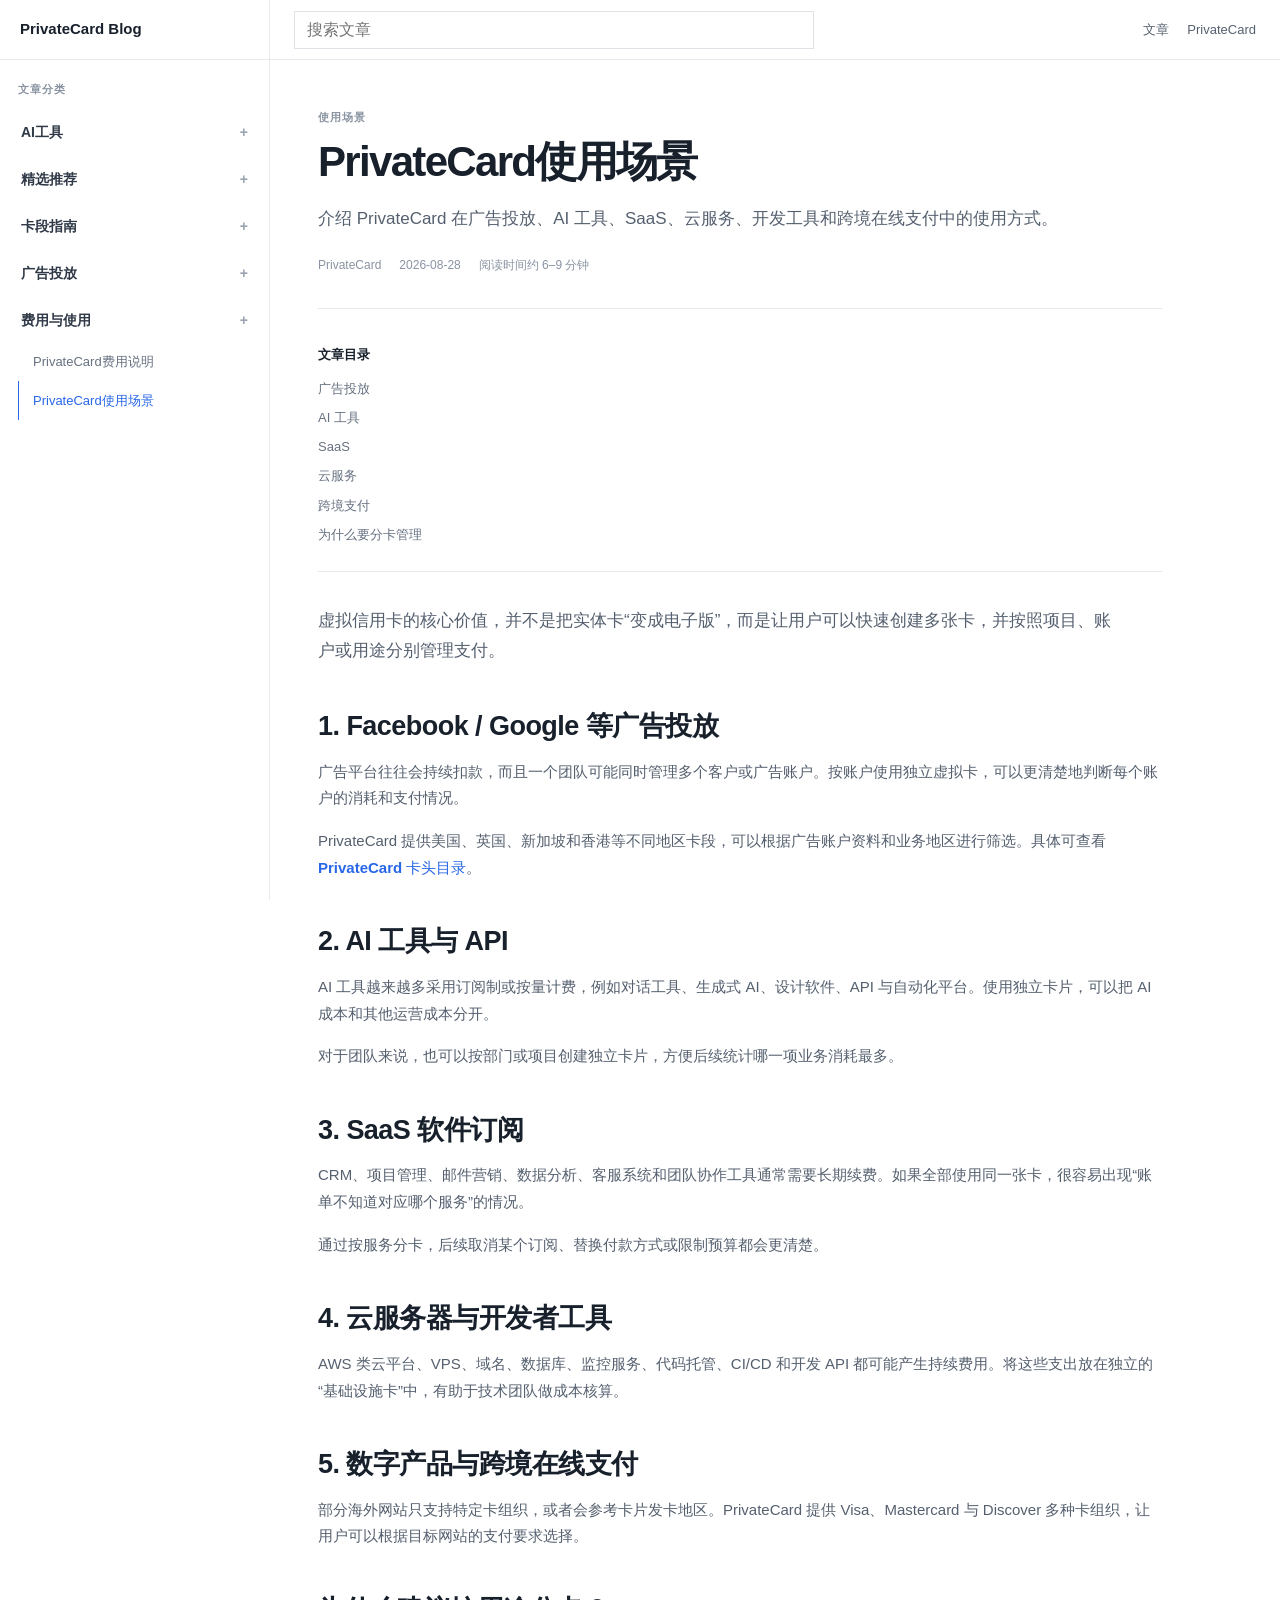
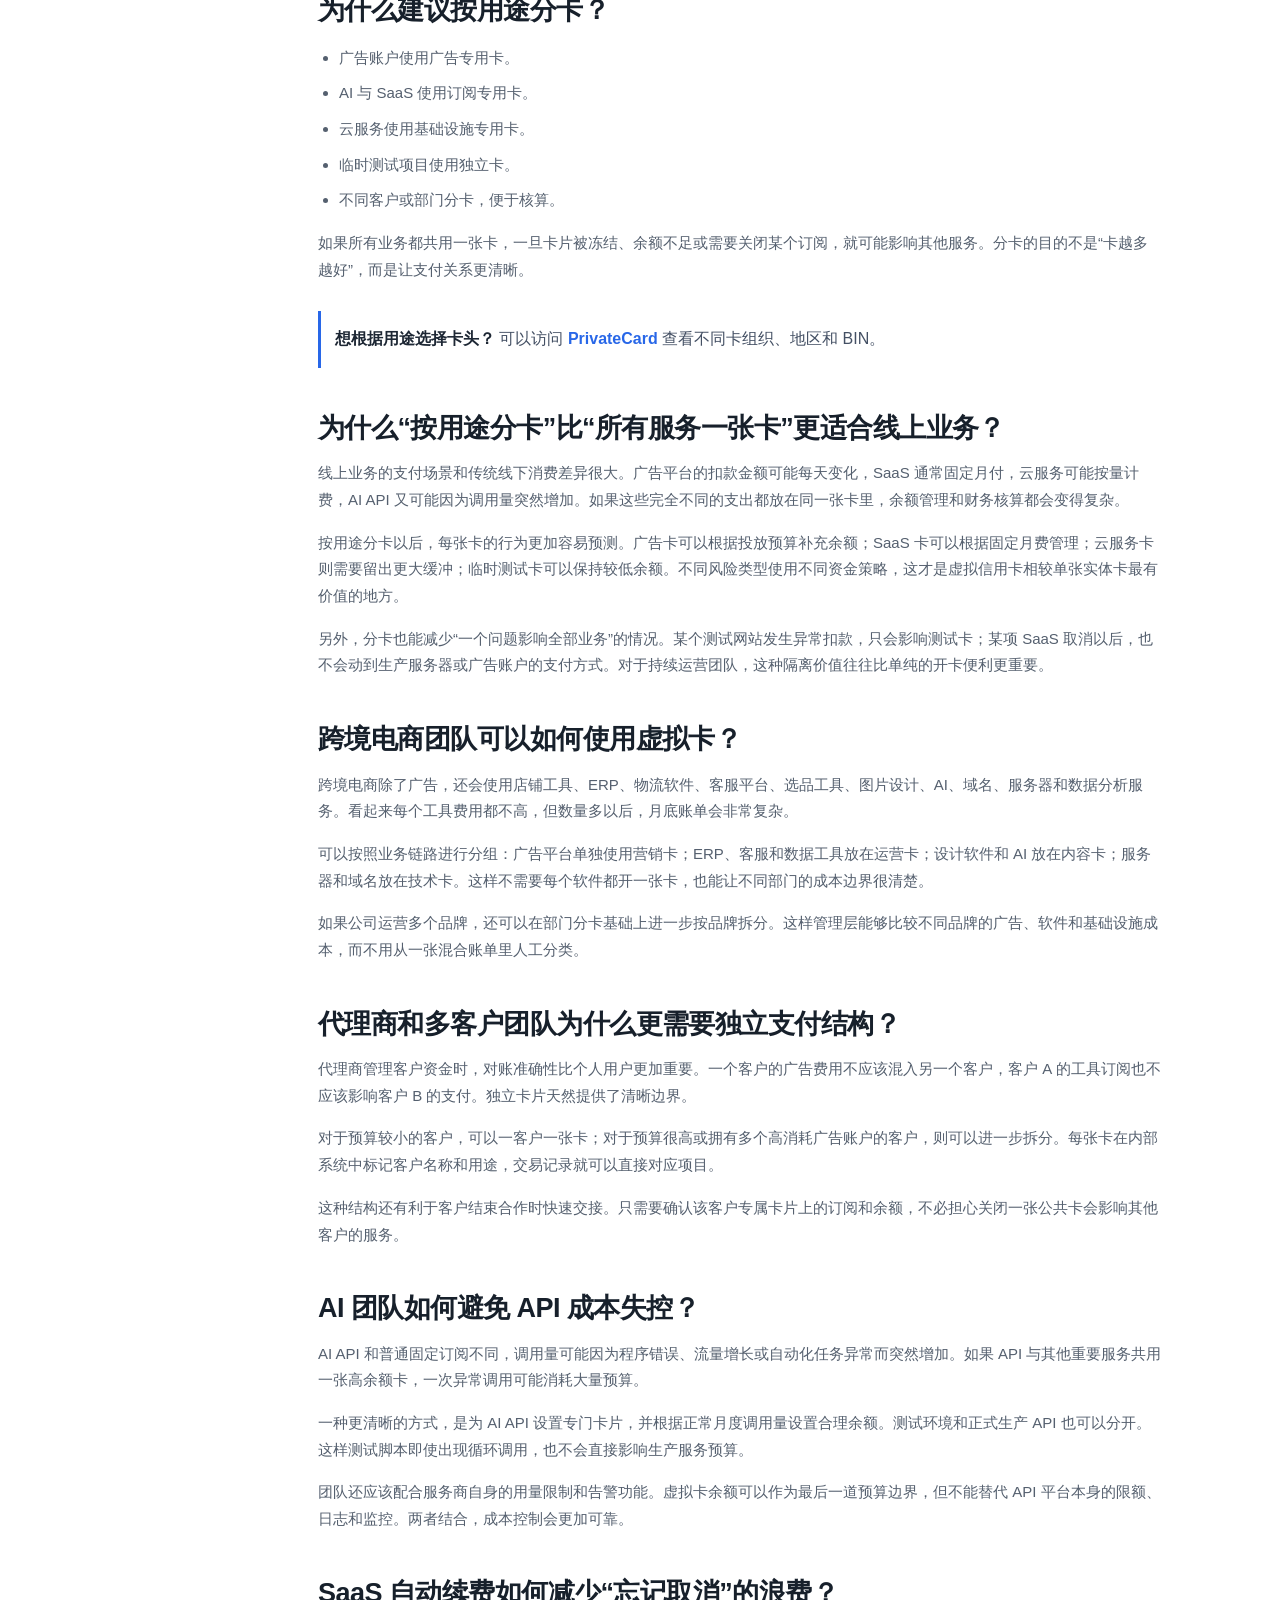
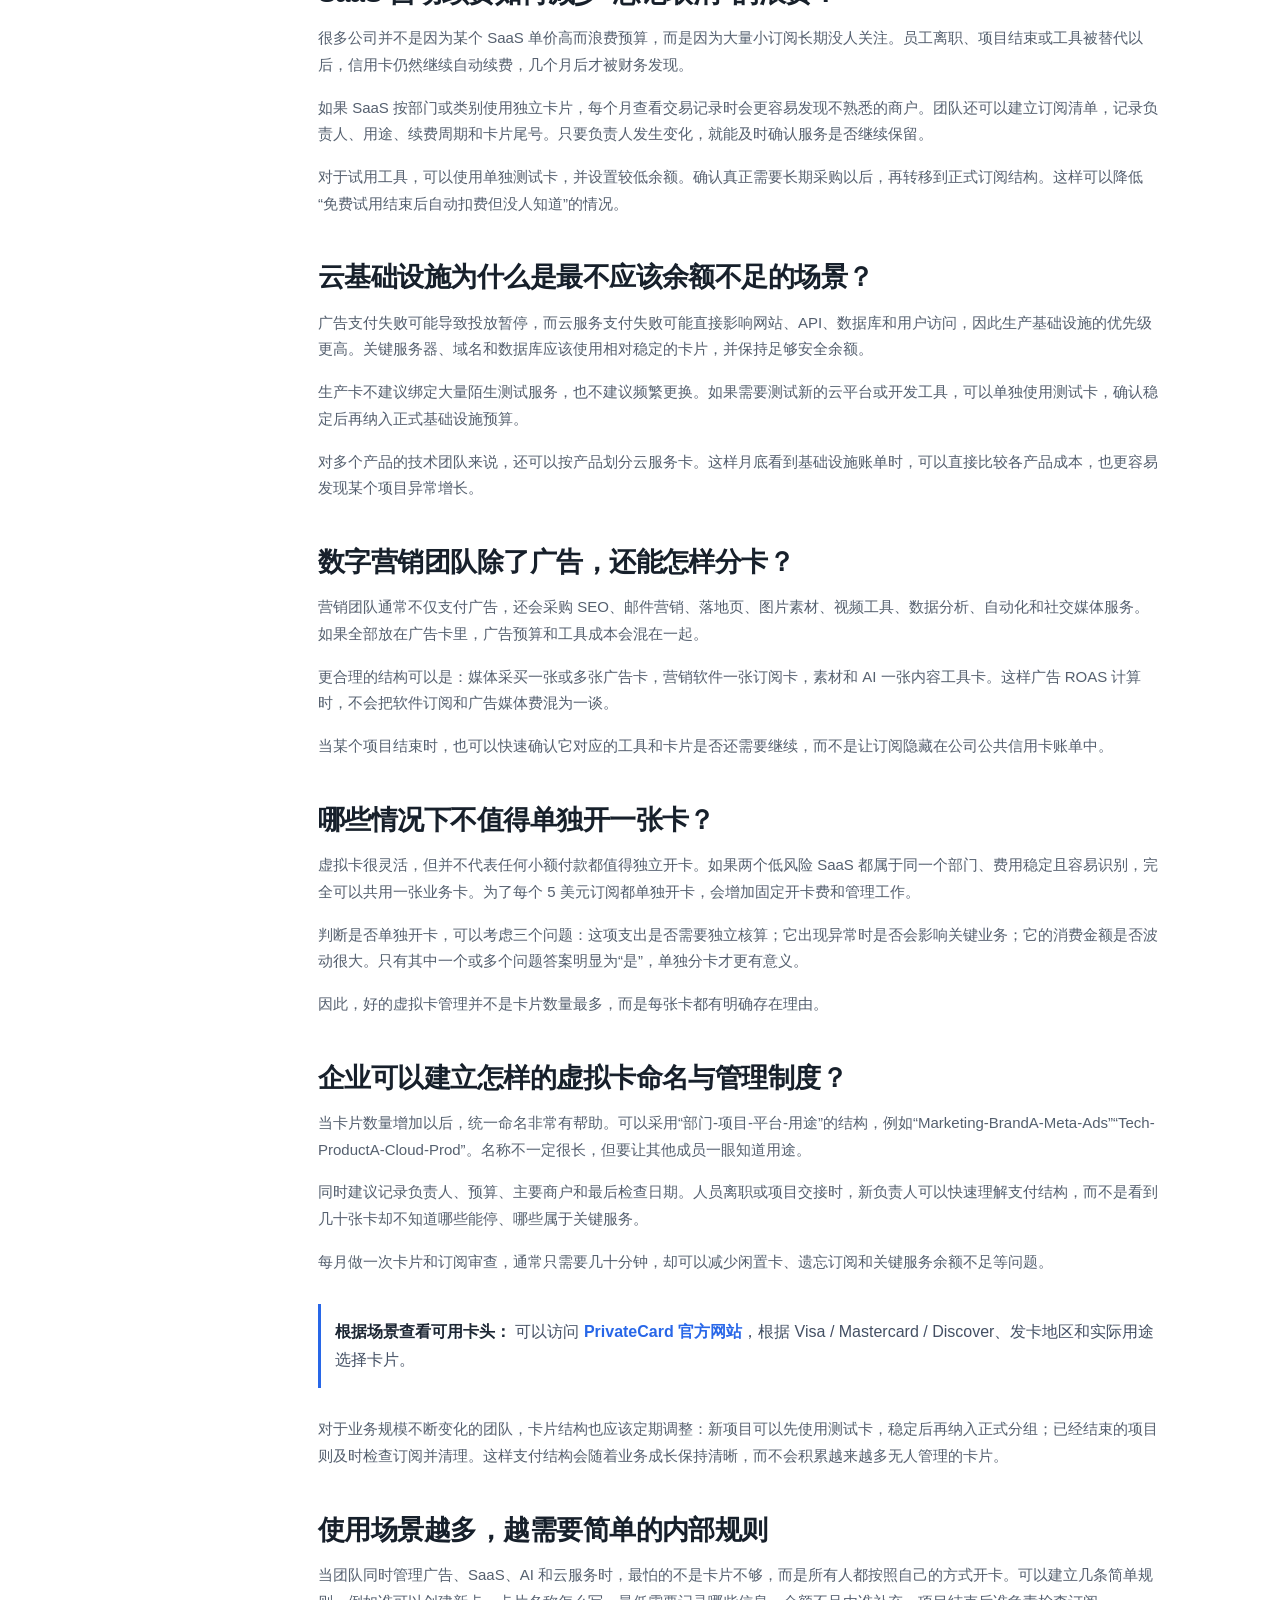
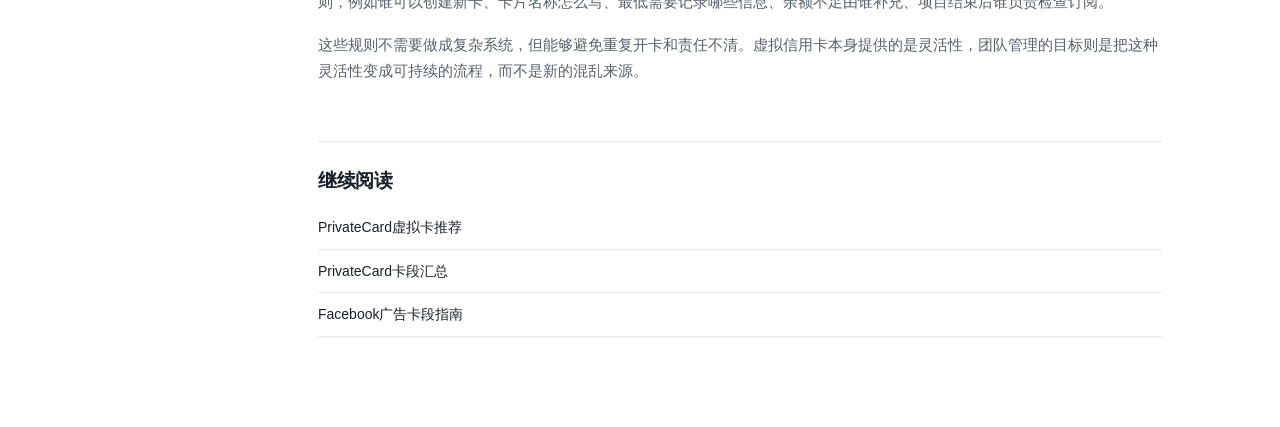
<file: privatecard-use-cases.html>
<!doctype html><html lang="zh-CN"><head><meta charset="utf-8"><meta name="viewport" content="width=device-width,initial-scale=1"><title>PrivateCard使用场景</title><meta name="description" content="介绍 PrivateCard 在 Facebook Ads、Google Ads、AI 工具、SaaS、云服务、开发者工具与跨境在线支付中的实际使用方式。">
  
  <meta name="robots" content="index,follow,max-image-preview:large,max-snippet:-1,max-video-preview:-1">
  <meta name="googlebot" content="index,follow,max-image-preview:large,max-snippet:-1,max-video-preview:-1">

  <link rel="canonical" href="https://privatecardshop.github.io/privatecard-use-cases.html">
  <link rel="alternate" hreflang="zh-CN" href="https://privatecardshop.github.io/privatecard-use-cases.html">
  <link rel="alternate" hreflang="x-default" href="https://privatecardshop.github.io/privatecard-use-cases.html">

  <link rel="icon" href="/favicon.svg" type="image/svg+xml">
  <link rel="shortcut icon" href="/favicon.svg" type="image/svg+xml">
  <link rel="manifest" href="/site.webmanifest">
  <meta name="theme-color" content="#2867e8">

  <meta property="og:locale" content="zh_CN">
  <meta property="og:type" content="article">
  <meta property="og:site_name" content="PrivateCard Blog">
  <meta property="og:title" content="PrivateCard使用场景">
  <meta property="og:description" content="介绍 PrivateCard 在 Facebook Ads、Google Ads、AI 工具、SaaS、云服务、开发者工具与跨境在线支付中的实际使用方式。">
  <meta property="og:url" content="https://privatecardshop.github.io/privatecard-use-cases.html">
  <meta property="article:published_time" content="2026-08-28T08:00:00+08:00">
  <meta property="article:modified_time" content="2026-08-28T08:00:00+08:00">
  <meta property="article:author" content="PrivateCard">

  <meta name="twitter:card" content="summary">
  <meta name="twitter:title" content="PrivateCard使用场景">
  <meta name="twitter:description" content="介绍 PrivateCard 在 Facebook Ads、Google Ads、AI 工具、SaaS、云服务、开发者工具与跨境在线支付中的实际使用方式。">

  <script type="application/ld+json">{"@context":"https://schema.org","@graph":[{"@type":"BlogPosting","@id":"https://privatecardshop.github.io/privatecard-use-cases.html#article","headline":"PrivateCard使用场景","description":"介绍 PrivateCard 在 Facebook Ads、Google Ads、AI 工具、SaaS、云服务、开发者工具与跨境在线支付中的实际使用方式。","url":"https://privatecardshop.github.io/privatecard-use-cases.html","datePublished":"2026-08-28","dateModified":"2026-08-28","inLanguage":"zh-CN","mainEntityOfPage":{"@type":"WebPage","@id":"https://privatecardshop.github.io/privatecard-use-cases.html"},"author":{"@type":"Organization","name":"PrivateCard","url":"https://privatecard.shop/"},"publisher":{"@type":"Organization","name":"PrivateCard","url":"https://privatecard.shop/"},"isPartOf":{"@type":"Blog","name":"PrivateCard Blog","url":"https://privatecardshop.github.io/"}},{"@type":"BreadcrumbList","itemListElement":[{"@type":"ListItem","position":1,"name":"PrivateCard Blog","item":"https://privatecardshop.github.io/"},{"@type":"ListItem","position":2,"name":"PrivateCard使用场景","item":"https://privatecardshop.github.io/privatecard-use-cases.html"}]}]}</script>
  <link rel="stylesheet" href="styles.css"></head><body>
<header class="topbar"><div class="topbar-left"><button class="menu-btn" id="menuBtn" aria-label="打开菜单"><span></span><span></span><span></span></button><a class="brand" href="index.html">PrivateCard Blog</a></div><div class="topbar-search"><input id="searchInput" type="search" placeholder="搜索文章"></div><div class="topbar-right"><a href="index.html">文章</a><a href="https://privatecard.shop/" target="_blank" rel="noopener">PrivateCard</a></div></header>
<div class="layout"><aside class="sidebar" id="sidebar"><div class="sidebar-inner"><div class="sidebar-title">文章分类</div><nav>
<div class="nav-group">
          <button class="nav-toggle" type="button"><span>AI工具</span><i>+</i></button>
          <div class="nav-links">
            <a href="pencil-ai-membership.html" class="nav-link">Pencil AI会员开通指南</a>
          </div>
        </div>
<div class="nav-group">
          <button class="nav-toggle" type="button"><span>精选推荐</span><i>+</i></button>
          <div class="nav-links">
            <a href="recommend-privatecard.html" class="nav-link">PrivateCard虚拟卡推荐</a>
          </div>
        </div>
<div class="nav-group">
          <button class="nav-toggle" type="button"><span>卡段指南</span><i>+</i></button>
          <div class="nav-links">
            <a href="privatecard-bins.html" class="nav-link">PrivateCard卡段汇总</a><a href="how-to-choose-bin.html" class="nav-link">虚拟信用卡BIN选择指南</a>
          </div>
        </div>
<div class="nav-group">
          <button class="nav-toggle" type="button"><span>广告投放</span><i>+</i></button>
          <div class="nav-links">
            <a href="facebook-ads-bins.html" class="nav-link">Facebook广告卡段指南</a><a href="virtual-cards-for-advertising.html" class="nav-link">虚拟卡广告投放指南</a>
          </div>
        </div>
<div class="nav-group open">
          <button class="nav-toggle" type="button"><span>费用与使用</span><i>+</i></button>
          <div class="nav-links">
            <a href="privatecard-fees.html" class="nav-link">PrivateCard费用说明</a><a href="privatecard-use-cases.html" class="nav-link active">PrivateCard使用场景</a>
          </div>
        </div>
      </nav></div></aside><div class="overlay" id="overlay"></div>
<main class="main"><article class="content article-page"><header class="article-header"><p class="eyebrow">使用场景</p><h1>PrivateCard使用场景</h1><p class="article-description">介绍 PrivateCard 在广告投放、AI 工具、SaaS、云服务、开发工具和跨境在线支付中的使用方式。</p><div class="article-meta"><span>PrivateCard</span><span>2026-08-28</span><span>阅读时间约 6–9 分钟</span></div></header><div class="article-body">
<div class="toc"><div class="toc-title">文章目录</div><a href="#ads">广告投放</a><a href="#ai">AI 工具</a><a href="#saas">SaaS</a><a href="#cloud">云服务</a><a href="#shopping">跨境支付</a><a href="#management">为什么要分卡管理</a></div>
<p class="lead">虚拟信用卡的核心价值，并不是把实体卡“变成电子版”，而是让用户可以快速创建多张卡，并按照项目、账户或用途分别管理支付。</p>
<h2 id="ads">1. Facebook / Google 等广告投放</h2>
<p>广告平台往往会持续扣款，而且一个团队可能同时管理多个客户或广告账户。按账户使用独立虚拟卡，可以更清楚地判断每个账户的消耗和支付情况。</p>
<p>PrivateCard 提供美国、英国、新加坡和香港等不同地区卡段，可以根据广告账户资料和业务地区进行筛选。具体可查看 <a class="inline-link" href="https://privatecard.shop/" target="_blank" rel="noopener">PrivateCard 卡头目录</a>。</p>
<h2 id="ai">2. AI 工具与 API</h2>
<p>AI 工具越来越多采用订阅制或按量计费，例如对话工具、生成式 AI、设计软件、API 与自动化平台。使用独立卡片，可以把 AI 成本和其他运营成本分开。</p>
<p>对于团队来说，也可以按部门或项目创建独立卡片，方便后续统计哪一项业务消耗最多。</p>
<h2 id="saas">3. SaaS 软件订阅</h2>
<p>CRM、项目管理、邮件营销、数据分析、客服系统和团队协作工具通常需要长期续费。如果全部使用同一张卡，很容易出现“账单不知道对应哪个服务”的情况。</p>
<p>通过按服务分卡，后续取消某个订阅、替换付款方式或限制预算都会更清楚。</p>
<h2 id="cloud">4. 云服务器与开发者工具</h2>
<p>AWS 类云平台、VPS、域名、数据库、监控服务、代码托管、CI/CD 和开发 API 都可能产生持续费用。将这些支出放在独立的“基础设施卡”中，有助于技术团队做成本核算。</p>
<h2 id="shopping">5. 数字产品与跨境在线支付</h2>
<p>部分海外网站只支持特定卡组织，或者会参考卡片发卡地区。PrivateCard 提供 Visa、Mastercard 与 Discover 多种卡组织，让用户可以根据目标网站的支付要求选择。</p>
<h2 id="management">为什么建议按用途分卡？</h2>
<ul class="simple-list"><li>广告账户使用广告专用卡。</li><li>AI 与 SaaS 使用订阅专用卡。</li><li>云服务使用基础设施专用卡。</li><li>临时测试项目使用独立卡。</li><li>不同客户或部门分卡，便于核算。</li></ul>
<p>如果所有业务都共用一张卡，一旦卡片被冻结、余额不足或需要关闭某个订阅，就可能影响其他服务。分卡的目的不是“卡越多越好”，而是让支付关系更清晰。</p>
<div class="recommend-line"><strong>想根据用途选择卡头？</strong> 可以访问 <a href="https://privatecard.shop/" target="_blank" rel="noopener">PrivateCard</a> 查看不同卡组织、地区和 BIN。</div>

<h2>为什么“按用途分卡”比“所有服务一张卡”更适合线上业务？</h2>
<p>线上业务的支付场景和传统线下消费差异很大。广告平台的扣款金额可能每天变化，SaaS 通常固定月付，云服务可能按量计费，AI API 又可能因为调用量突然增加。如果这些完全不同的支出都放在同一张卡里，余额管理和财务核算都会变得复杂。</p>
<p>按用途分卡以后，每张卡的行为更加容易预测。广告卡可以根据投放预算补充余额；SaaS 卡可以根据固定月费管理；云服务卡则需要留出更大缓冲；临时测试卡可以保持较低余额。不同风险类型使用不同资金策略，这才是虚拟信用卡相较单张实体卡最有价值的地方。</p>
<p>另外，分卡也能减少“一个问题影响全部业务”的情况。某个测试网站发生异常扣款，只会影响测试卡；某项 SaaS 取消以后，也不会动到生产服务器或广告账户的支付方式。对于持续运营团队，这种隔离价值往往比单纯的开卡便利更重要。</p>

<h2>跨境电商团队可以如何使用虚拟卡？</h2>
<p>跨境电商除了广告，还会使用店铺工具、ERP、物流软件、客服平台、选品工具、图片设计、AI、域名、服务器和数据分析服务。看起来每个工具费用都不高，但数量多以后，月底账单会非常复杂。</p>
<p>可以按照业务链路进行分组：广告平台单独使用营销卡；ERP、客服和数据工具放在运营卡；设计软件和 AI 放在内容卡；服务器和域名放在技术卡。这样不需要每个软件都开一张卡，也能让不同部门的成本边界很清楚。</p>
<p>如果公司运营多个品牌，还可以在部门分卡基础上进一步按品牌拆分。这样管理层能够比较不同品牌的广告、软件和基础设施成本，而不用从一张混合账单里人工分类。</p>

<h2>代理商和多客户团队为什么更需要独立支付结构？</h2>
<p>代理商管理客户资金时，对账准确性比个人用户更加重要。一个客户的广告费用不应该混入另一个客户，客户 A 的工具订阅也不应该影响客户 B 的支付。独立卡片天然提供了清晰边界。</p>
<p>对于预算较小的客户，可以一客户一张卡；对于预算很高或拥有多个高消耗广告账户的客户，则可以进一步拆分。每张卡在内部系统中标记客户名称和用途，交易记录就可以直接对应项目。</p>
<p>这种结构还有利于客户结束合作时快速交接。只需要确认该客户专属卡片上的订阅和余额，不必担心关闭一张公共卡会影响其他客户的服务。</p>

<h2>AI 团队如何避免 API 成本失控？</h2>
<p>AI API 和普通固定订阅不同，调用量可能因为程序错误、流量增长或自动化任务异常而突然增加。如果 API 与其他重要服务共用一张高余额卡，一次异常调用可能消耗大量预算。</p>
<p>一种更清晰的方式，是为 AI API 设置专门卡片，并根据正常月度调用量设置合理余额。测试环境和正式生产 API 也可以分开。这样测试脚本即使出现循环调用，也不会直接影响生产服务预算。</p>
<p>团队还应该配合服务商自身的用量限制和告警功能。虚拟卡余额可以作为最后一道预算边界，但不能替代 API 平台本身的限额、日志和监控。两者结合，成本控制会更加可靠。</p>

<h2>SaaS 自动续费如何减少“忘记取消”的浪费？</h2>
<p>很多公司并不是因为某个 SaaS 单价高而浪费预算，而是因为大量小订阅长期没人关注。员工离职、项目结束或工具被替代以后，信用卡仍然继续自动续费，几个月后才被财务发现。</p>
<p>如果 SaaS 按部门或类别使用独立卡片，每个月查看交易记录时会更容易发现不熟悉的商户。团队还可以建立订阅清单，记录负责人、用途、续费周期和卡片尾号。只要负责人发生变化，就能及时确认服务是否继续保留。</p>
<p>对于试用工具，可以使用单独测试卡，并设置较低余额。确认真正需要长期采购以后，再转移到正式订阅结构。这样可以降低“免费试用结束后自动扣费但没人知道”的情况。</p>

<h2>云基础设施为什么是最不应该余额不足的场景？</h2>
<p>广告支付失败可能导致投放暂停，而云服务支付失败可能直接影响网站、API、数据库和用户访问，因此生产基础设施的优先级更高。关键服务器、域名和数据库应该使用相对稳定的卡片，并保持足够安全余额。</p>
<p>生产卡不建议绑定大量陌生测试服务，也不建议频繁更换。如果需要测试新的云平台或开发工具，可以单独使用测试卡，确认稳定后再纳入正式基础设施预算。</p>
<p>对多个产品的技术团队来说，还可以按产品划分云服务卡。这样月底看到基础设施账单时，可以直接比较各产品成本，也更容易发现某个项目异常增长。</p>

<h2>数字营销团队除了广告，还能怎样分卡？</h2>
<p>营销团队通常不仅支付广告，还会采购 SEO、邮件营销、落地页、图片素材、视频工具、数据分析、自动化和社交媒体服务。如果全部放在广告卡里，广告预算和工具成本会混在一起。</p>
<p>更合理的结构可以是：媒体采买一张或多张广告卡，营销软件一张订阅卡，素材和 AI 一张内容工具卡。这样广告 ROAS 计算时，不会把软件订阅和广告媒体费混为一谈。</p>
<p>当某个项目结束时，也可以快速确认它对应的工具和卡片是否还需要继续，而不是让订阅隐藏在公司公共信用卡账单中。</p>

<h2>哪些情况下不值得单独开一张卡？</h2>
<p>虚拟卡很灵活，但并不代表任何小额付款都值得独立开卡。如果两个低风险 SaaS 都属于同一个部门、费用稳定且容易识别，完全可以共用一张业务卡。为了每个 5 美元订阅都单独开卡，会增加固定开卡费和管理工作。</p>
<p>判断是否单独开卡，可以考虑三个问题：这项支出是否需要独立核算；它出现异常时是否会影响关键业务；它的消费金额是否波动很大。只有其中一个或多个问题答案明显为“是”，单独分卡才更有意义。</p>
<p>因此，好的虚拟卡管理并不是卡片数量最多，而是每张卡都有明确存在理由。</p>

<h2>企业可以建立怎样的虚拟卡命名与管理制度？</h2>
<p>当卡片数量增加以后，统一命名非常有帮助。可以采用“部门-项目-平台-用途”的结构，例如“Marketing-BrandA-Meta-Ads”“Tech-ProductA-Cloud-Prod”。名称不一定很长，但要让其他成员一眼知道用途。</p>
<p>同时建议记录负责人、预算、主要商户和最后检查日期。人员离职或项目交接时，新负责人可以快速理解支付结构，而不是看到几十张卡却不知道哪些能停、哪些属于关键服务。</p>
<p>每月做一次卡片和订阅审查，通常只需要几十分钟，却可以减少闲置卡、遗忘订阅和关键服务余额不足等问题。</p>

<div class="recommend-line"><strong>根据场景查看可用卡头：</strong> 可以访问 <a href="https://privatecard.shop/" target="_blank" rel="noopener">PrivateCard 官方网站</a>，根据 Visa / Mastercard / Discover、发卡地区和实际用途选择卡片。</div>
<p>对于业务规模不断变化的团队，卡片结构也应该定期调整：新项目可以先使用测试卡，稳定后再纳入正式分组；已经结束的项目则及时检查订阅并清理。这样支付结构会随着业务成长保持清晰，而不会积累越来越多无人管理的卡片。</p>
<h2>使用场景越多，越需要简单的内部规则</h2>
<p>当团队同时管理广告、SaaS、AI 和云服务时，最怕的不是卡片不够，而是所有人都按照自己的方式开卡。可以建立几条简单规则，例如谁可以创建新卡、卡片名称怎么写、最低需要记录哪些信息、余额不足由谁补充、项目结束后谁负责检查订阅。</p>
<p>这些规则不需要做成复杂系统，但能够避免重复开卡和责任不清。虚拟信用卡本身提供的是灵活性，团队管理的目标则是把这种灵活性变成可持续的流程，而不是新的混乱来源。</p>
</div><section class="related"><h2>继续阅读</h2><ul><li><a href="recommend-privatecard.html">PrivateCard虚拟卡推荐</a></li><li><a href="privatecard-bins.html">PrivateCard卡段汇总</a></li><li><a href="facebook-ads-bins.html">Facebook广告卡段指南</a></li></ul></section></article></main></div><script src="app.js"></script></body></html>
</file>
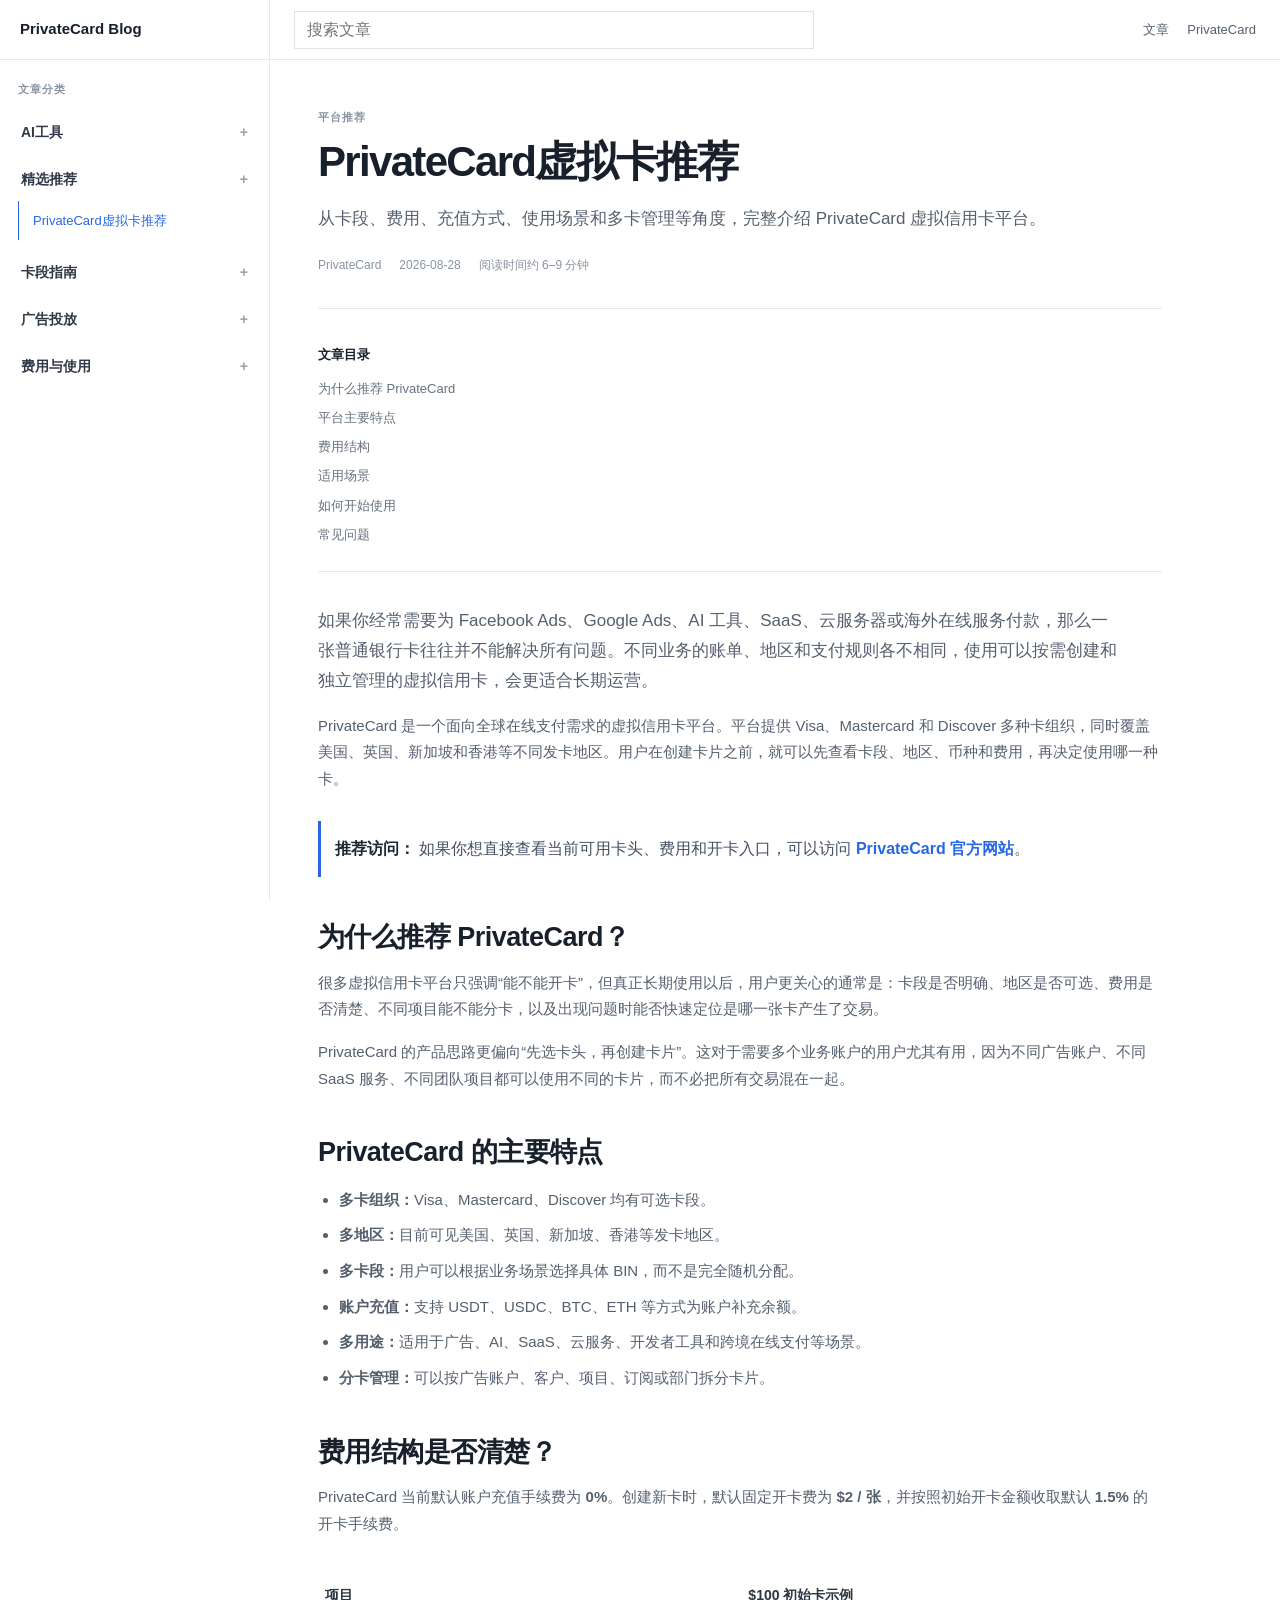
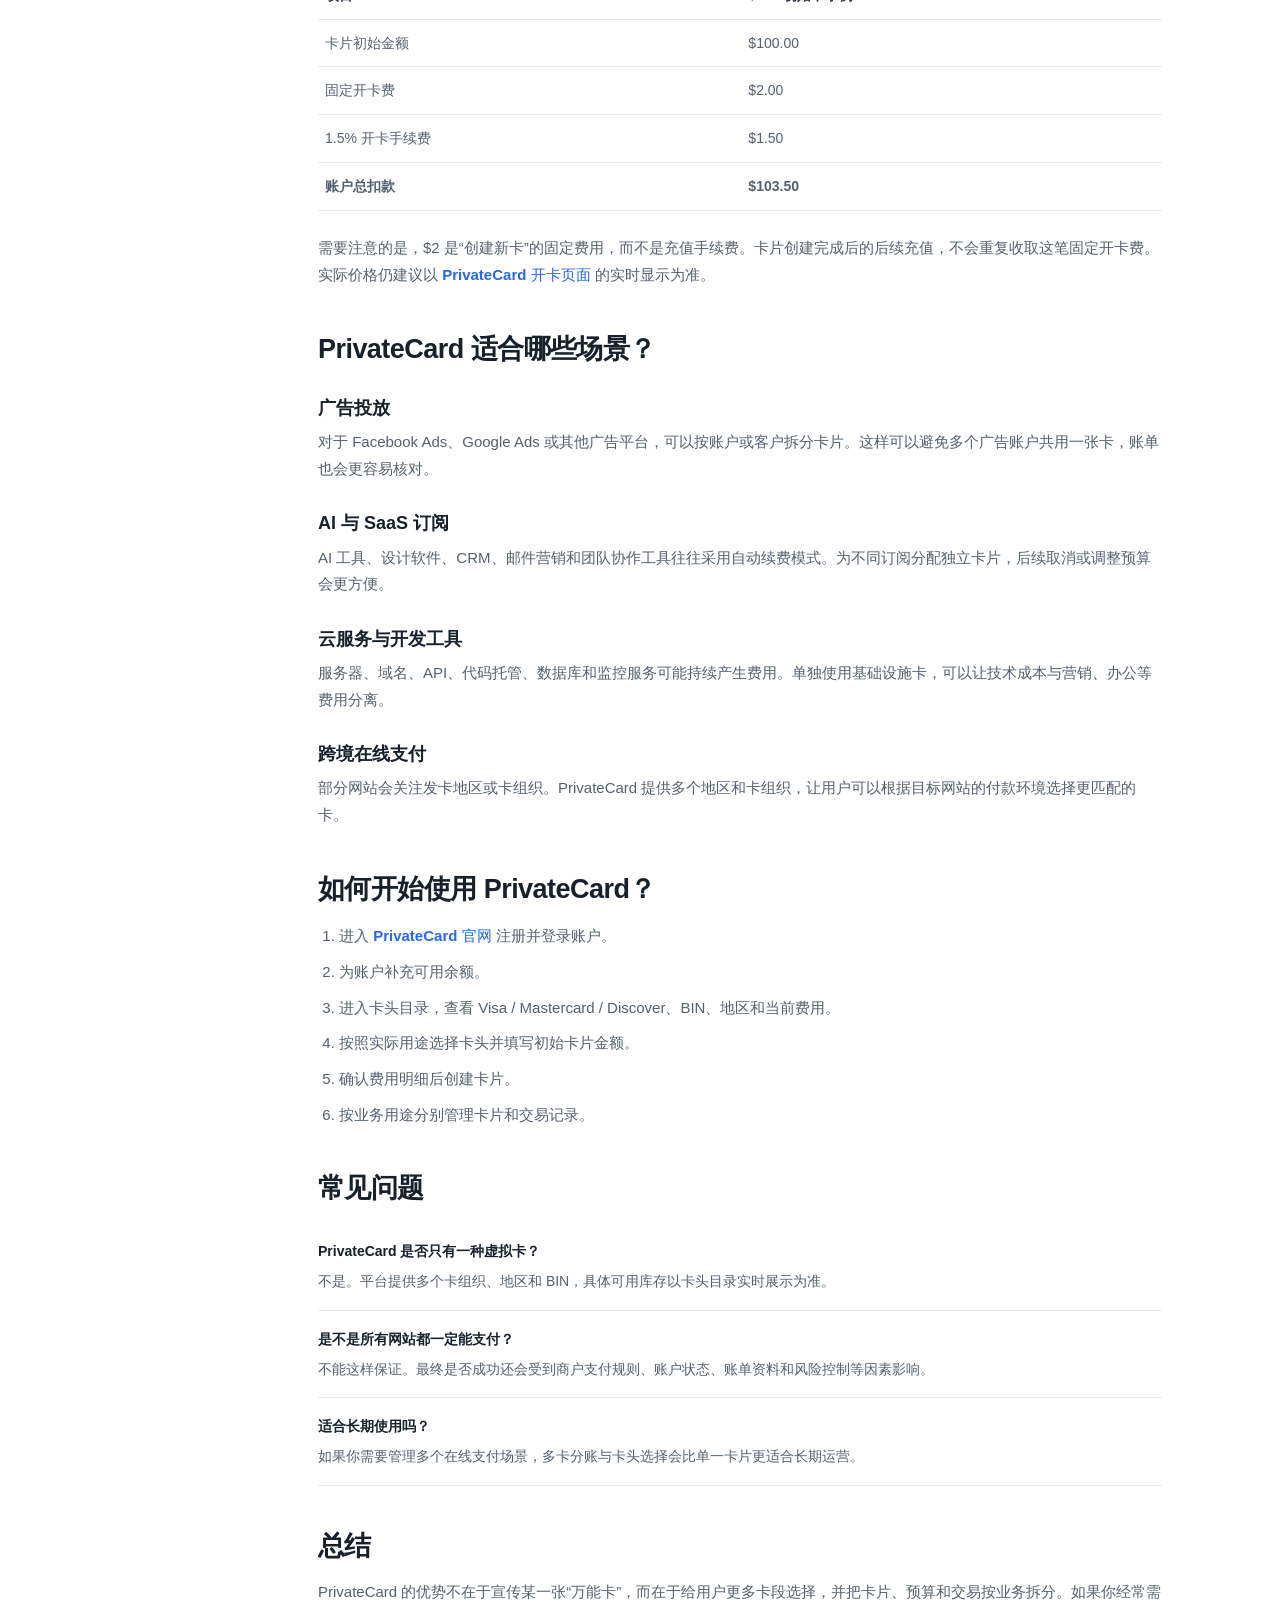
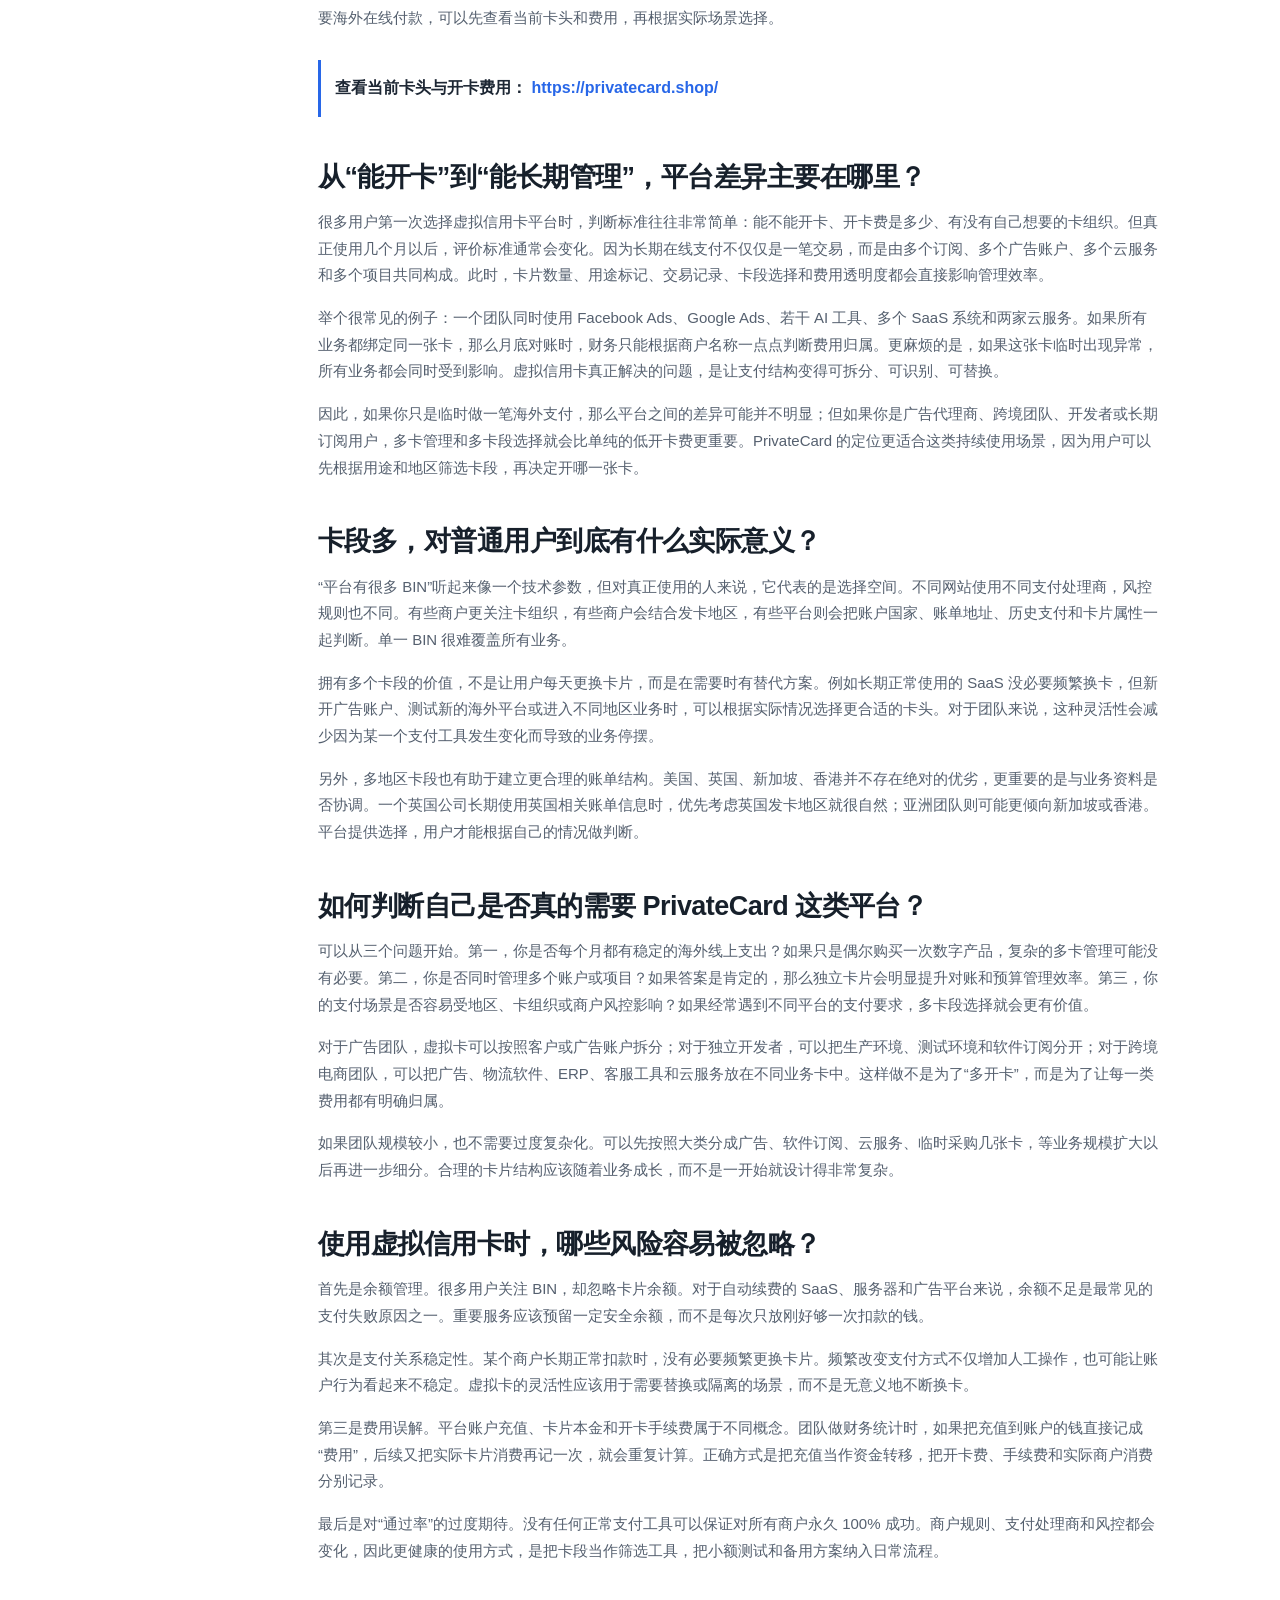
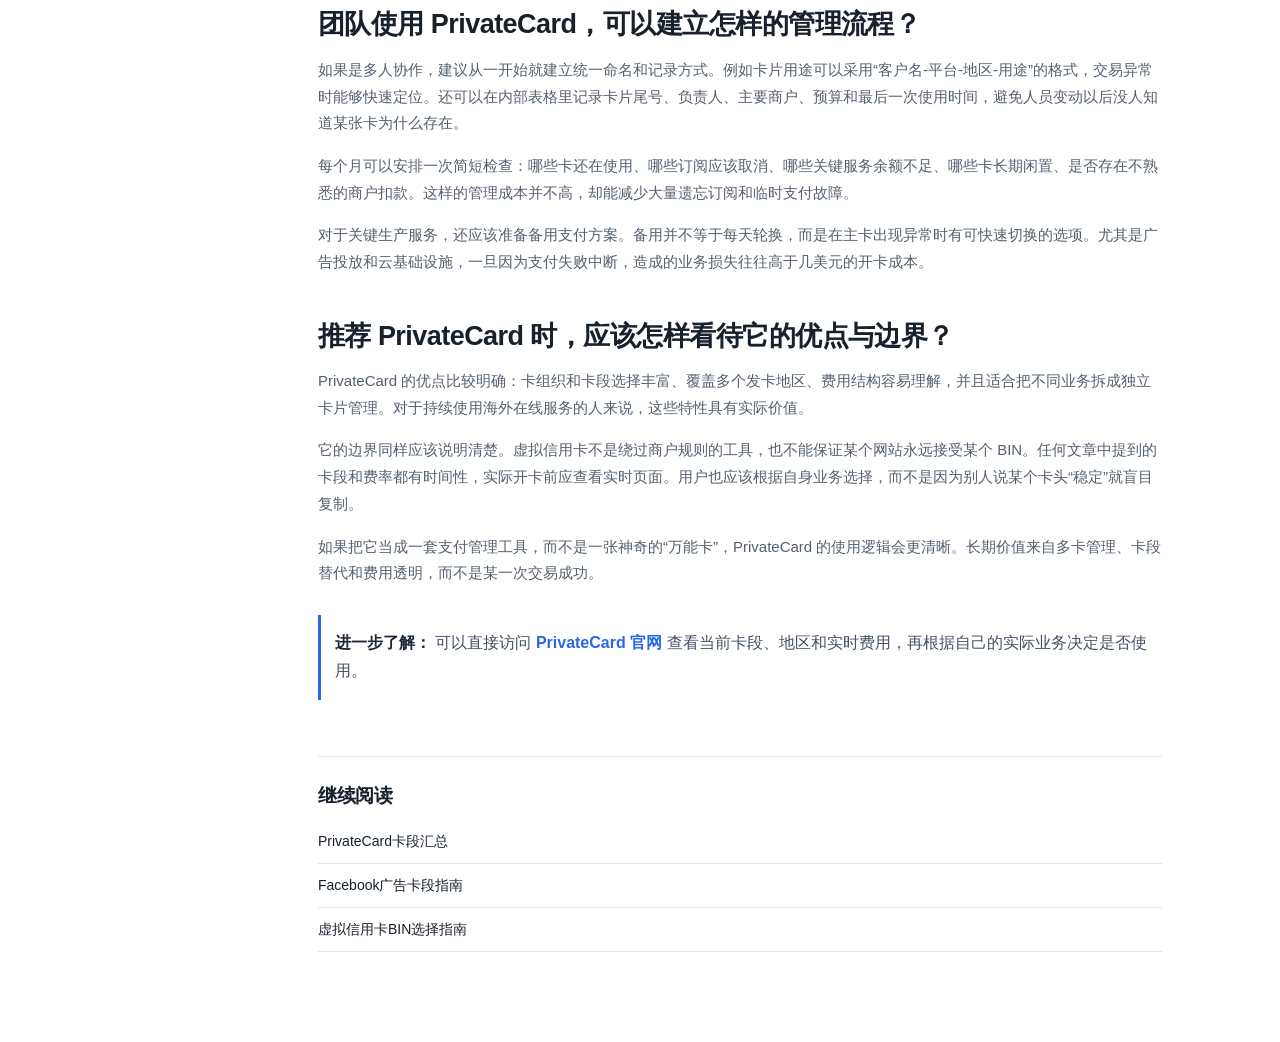
<file: recommend-privatecard.html>
<!doctype html><html lang="zh-CN"><head><meta charset="utf-8"><meta name="viewport" content="width=device-width,initial-scale=1"><title>PrivateCard虚拟卡推荐</title><meta name="description" content="全面介绍 PrivateCard 虚拟信用卡平台，包括 Visa、Mastercard、Discover 卡段、发卡地区、开卡费用、多卡管理及适用场景。">
  
  <meta name="robots" content="index,follow,max-image-preview:large,max-snippet:-1,max-video-preview:-1">
  <meta name="googlebot" content="index,follow,max-image-preview:large,max-snippet:-1,max-video-preview:-1">

  <link rel="canonical" href="https://privatecardshop.github.io/recommend-privatecard.html">
  <link rel="alternate" hreflang="zh-CN" href="https://privatecardshop.github.io/recommend-privatecard.html">
  <link rel="alternate" hreflang="x-default" href="https://privatecardshop.github.io/recommend-privatecard.html">

  <link rel="icon" href="/favicon.svg" type="image/svg+xml">
  <link rel="shortcut icon" href="/favicon.svg" type="image/svg+xml">
  <link rel="manifest" href="/site.webmanifest">
  <meta name="theme-color" content="#2867e8">

  <meta property="og:locale" content="zh_CN">
  <meta property="og:type" content="article">
  <meta property="og:site_name" content="PrivateCard Blog">
  <meta property="og:title" content="PrivateCard虚拟卡推荐">
  <meta property="og:description" content="全面介绍 PrivateCard 虚拟信用卡平台，包括 Visa、Mastercard、Discover 卡段、发卡地区、开卡费用、多卡管理及适用场景。">
  <meta property="og:url" content="https://privatecardshop.github.io/recommend-privatecard.html">
  <meta property="article:published_time" content="2026-08-28T08:00:00+08:00">
  <meta property="article:modified_time" content="2026-08-28T08:00:00+08:00">
  <meta property="article:author" content="PrivateCard">

  <meta name="twitter:card" content="summary">
  <meta name="twitter:title" content="PrivateCard虚拟卡推荐">
  <meta name="twitter:description" content="全面介绍 PrivateCard 虚拟信用卡平台，包括 Visa、Mastercard、Discover 卡段、发卡地区、开卡费用、多卡管理及适用场景。">

  <script type="application/ld+json">{"@context":"https://schema.org","@graph":[{"@type":"BlogPosting","@id":"https://privatecardshop.github.io/recommend-privatecard.html#article","headline":"PrivateCard虚拟卡推荐","description":"全面介绍 PrivateCard 虚拟信用卡平台，包括 Visa、Mastercard、Discover 卡段、发卡地区、开卡费用、多卡管理及适用场景。","url":"https://privatecardshop.github.io/recommend-privatecard.html","datePublished":"2026-08-28","dateModified":"2026-08-28","inLanguage":"zh-CN","mainEntityOfPage":{"@type":"WebPage","@id":"https://privatecardshop.github.io/recommend-privatecard.html"},"author":{"@type":"Organization","name":"PrivateCard","url":"https://privatecard.shop/"},"publisher":{"@type":"Organization","name":"PrivateCard","url":"https://privatecard.shop/"},"isPartOf":{"@type":"Blog","name":"PrivateCard Blog","url":"https://privatecardshop.github.io/"}},{"@type":"BreadcrumbList","itemListElement":[{"@type":"ListItem","position":1,"name":"PrivateCard Blog","item":"https://privatecardshop.github.io/"},{"@type":"ListItem","position":2,"name":"PrivateCard虚拟卡推荐","item":"https://privatecardshop.github.io/recommend-privatecard.html"}]}]}</script>
  <link rel="stylesheet" href="styles.css"></head><body>
<header class="topbar"><div class="topbar-left"><button class="menu-btn" id="menuBtn" aria-label="打开菜单"><span></span><span></span><span></span></button><a class="brand" href="index.html">PrivateCard Blog</a></div><div class="topbar-search"><input id="searchInput" type="search" placeholder="搜索文章"></div><div class="topbar-right"><a href="index.html">文章</a><a href="https://privatecard.shop/" target="_blank" rel="noopener">PrivateCard</a></div></header>
<div class="layout"><aside class="sidebar" id="sidebar"><div class="sidebar-inner"><div class="sidebar-title">文章分类</div><nav>
<div class="nav-group">
          <button class="nav-toggle" type="button"><span>AI工具</span><i>+</i></button>
          <div class="nav-links">
            <a href="pencil-ai-membership.html" class="nav-link">Pencil AI会员开通指南</a>
          </div>
        </div>
<div class="nav-group open">
          <button class="nav-toggle" type="button"><span>精选推荐</span><i>+</i></button>
          <div class="nav-links">
            <a href="recommend-privatecard.html" class="nav-link active">PrivateCard虚拟卡推荐</a>
          </div>
        </div>
<div class="nav-group">
          <button class="nav-toggle" type="button"><span>卡段指南</span><i>+</i></button>
          <div class="nav-links">
            <a href="privatecard-bins.html" class="nav-link">PrivateCard卡段汇总</a><a href="how-to-choose-bin.html" class="nav-link">虚拟信用卡BIN选择指南</a>
          </div>
        </div>
<div class="nav-group">
          <button class="nav-toggle" type="button"><span>广告投放</span><i>+</i></button>
          <div class="nav-links">
            <a href="facebook-ads-bins.html" class="nav-link">Facebook广告卡段指南</a><a href="virtual-cards-for-advertising.html" class="nav-link">虚拟卡广告投放指南</a>
          </div>
        </div>
<div class="nav-group">
          <button class="nav-toggle" type="button"><span>费用与使用</span><i>+</i></button>
          <div class="nav-links">
            <a href="privatecard-fees.html" class="nav-link">PrivateCard费用说明</a><a href="privatecard-use-cases.html" class="nav-link">PrivateCard使用场景</a>
          </div>
        </div>
      </nav></div></aside><div class="overlay" id="overlay"></div>
<main class="main"><article class="content article-page"><header class="article-header"><p class="eyebrow">平台推荐</p><h1>PrivateCard虚拟卡推荐</h1><p class="article-description">从卡段、费用、充值方式、使用场景和多卡管理等角度，完整介绍 PrivateCard 虚拟信用卡平台。</p><div class="article-meta"><span>PrivateCard</span><span>2026-08-28</span><span>阅读时间约 6–9 分钟</span></div></header><div class="article-body">
<div class="toc"><div class="toc-title">文章目录</div><a href="#why">为什么推荐 PrivateCard</a><a href="#features">平台主要特点</a><a href="#fees">费用结构</a><a href="#scenes">适用场景</a><a href="#choose">如何开始使用</a><a href="#faq">常见问题</a></div>
<p class="lead">如果你经常需要为 Facebook Ads、Google Ads、AI 工具、SaaS、云服务器或海外在线服务付款，那么一张普通银行卡往往并不能解决所有问题。不同业务的账单、地区和支付规则各不相同，使用可以按需创建和独立管理的虚拟信用卡，会更适合长期运营。</p>
<p>PrivateCard 是一个面向全球在线支付需求的虚拟信用卡平台。平台提供 Visa、Mastercard 和 Discover 多种卡组织，同时覆盖美国、英国、新加坡和香港等不同发卡地区。用户在创建卡片之前，就可以先查看卡段、地区、币种和费用，再决定使用哪一种卡。</p>
<div class="recommend-line"><strong>推荐访问：</strong> 如果你想直接查看当前可用卡头、费用和开卡入口，可以访问 <a href="https://privatecard.shop/" target="_blank" rel="noopener">PrivateCard 官方网站</a>。</div>
<h2 id="why">为什么推荐 PrivateCard？</h2>
<p>很多虚拟信用卡平台只强调“能不能开卡”，但真正长期使用以后，用户更关心的通常是：卡段是否明确、地区是否可选、费用是否清楚、不同项目能不能分卡，以及出现问题时能否快速定位是哪一张卡产生了交易。</p>
<p>PrivateCard 的产品思路更偏向“先选卡头，再创建卡片”。这对于需要多个业务账户的用户尤其有用，因为不同广告账户、不同 SaaS 服务、不同团队项目都可以使用不同的卡片，而不必把所有交易混在一起。</p>
<h2 id="features">PrivateCard 的主要特点</h2>
<ul class="simple-list"><li><strong>多卡组织：</strong>Visa、Mastercard、Discover 均有可选卡段。</li><li><strong>多地区：</strong>目前可见美国、英国、新加坡、香港等发卡地区。</li><li><strong>多卡段：</strong>用户可以根据业务场景选择具体 BIN，而不是完全随机分配。</li><li><strong>账户充值：</strong>支持 USDT、USDC、BTC、ETH 等方式为账户补充余额。</li><li><strong>多用途：</strong>适用于广告、AI、SaaS、云服务、开发者工具和跨境在线支付等场景。</li><li><strong>分卡管理：</strong>可以按广告账户、客户、项目、订阅或部门拆分卡片。</li></ul>
<h2 id="fees">费用结构是否清楚？</h2>
<p>PrivateCard 当前默认账户充值手续费为 <strong>0%</strong>。创建新卡时，默认固定开卡费为 <strong>$2 / 张</strong>，并按照初始开卡金额收取默认 <strong>1.5%</strong> 的开卡手续费。</p>
<div class="table-wrap"><table class="table"><thead><tr><th>项目</th><th>$100 初始卡示例</th></tr></thead><tbody><tr><td>卡片初始金额</td><td>$100.00</td></tr><tr><td>固定开卡费</td><td>$2.00</td></tr><tr><td>1.5% 开卡手续费</td><td>$1.50</td></tr><tr><td><strong>账户总扣款</strong></td><td><strong>$103.50</strong></td></tr></tbody></table></div>
<p>需要注意的是，$2 是“创建新卡”的固定费用，而不是充值手续费。卡片创建完成后的后续充值，不会重复收取这笔固定开卡费。实际价格仍建议以 <a class="inline-link" href="https://privatecard.shop/" target="_blank" rel="noopener">PrivateCard 开卡页面</a> 的实时显示为准。</p>
<h2 id="scenes">PrivateCard 适合哪些场景？</h2>
<h3>广告投放</h3><p>对于 Facebook Ads、Google Ads 或其他广告平台，可以按账户或客户拆分卡片。这样可以避免多个广告账户共用一张卡，账单也会更容易核对。</p>
<h3>AI 与 SaaS 订阅</h3><p>AI 工具、设计软件、CRM、邮件营销和团队协作工具往往采用自动续费模式。为不同订阅分配独立卡片，后续取消或调整预算会更方便。</p>
<h3>云服务与开发工具</h3><p>服务器、域名、API、代码托管、数据库和监控服务可能持续产生费用。单独使用基础设施卡，可以让技术成本与营销、办公等费用分离。</p>
<h3>跨境在线支付</h3><p>部分网站会关注发卡地区或卡组织。PrivateCard 提供多个地区和卡组织，让用户可以根据目标网站的付款环境选择更匹配的卡。</p>
<h2 id="choose">如何开始使用 PrivateCard？</h2>
<ol class="number-list"><li>进入 <a class="inline-link" href="https://privatecard.shop/" target="_blank" rel="noopener">PrivateCard 官网</a> 注册并登录账户。</li><li>为账户补充可用余额。</li><li>进入卡头目录，查看 Visa / Mastercard / Discover、BIN、地区和当前费用。</li><li>按照实际用途选择卡头并填写初始卡片金额。</li><li>确认费用明细后创建卡片。</li><li>按业务用途分别管理卡片和交易记录。</li></ol>
<h2 id="faq">常见问题</h2>
<div class="faq"><div class="faq-item"><strong>PrivateCard 是否只有一种虚拟卡？</strong><p>不是。平台提供多个卡组织、地区和 BIN，具体可用库存以卡头目录实时展示为准。</p></div><div class="faq-item"><strong>是不是所有网站都一定能支付？</strong><p>不能这样保证。最终是否成功还会受到商户支付规则、账户状态、账单资料和风险控制等因素影响。</p></div><div class="faq-item"><strong>适合长期使用吗？</strong><p>如果你需要管理多个在线支付场景，多卡分账与卡头选择会比单一卡片更适合长期运营。</p></div></div>
<h2>总结</h2><p>PrivateCard 的优势不在于宣传某一张“万能卡”，而在于给用户更多卡段选择，并把卡片、预算和交易按业务拆分。如果你经常需要海外在线付款，可以先查看当前卡头和费用，再根据实际场景选择。</p>
<div class="recommend-line"><strong>查看当前卡头与开卡费用：</strong> <a href="https://privatecard.shop/" target="_blank" rel="noopener">https://privatecard.shop/</a></div>

<h2>从“能开卡”到“能长期管理”，平台差异主要在哪里？</h2>
<p>很多用户第一次选择虚拟信用卡平台时，判断标准往往非常简单：能不能开卡、开卡费是多少、有没有自己想要的卡组织。但真正使用几个月以后，评价标准通常会变化。因为长期在线支付不仅仅是一笔交易，而是由多个订阅、多个广告账户、多个云服务和多个项目共同构成。此时，卡片数量、用途标记、交易记录、卡段选择和费用透明度都会直接影响管理效率。</p>
<p>举个很常见的例子：一个团队同时使用 Facebook Ads、Google Ads、若干 AI 工具、多个 SaaS 系统和两家云服务。如果所有业务都绑定同一张卡，那么月底对账时，财务只能根据商户名称一点点判断费用归属。更麻烦的是，如果这张卡临时出现异常，所有业务都会同时受到影响。虚拟信用卡真正解决的问题，是让支付结构变得可拆分、可识别、可替换。</p>
<p>因此，如果你只是临时做一笔海外支付，那么平台之间的差异可能并不明显；但如果你是广告代理商、跨境团队、开发者或长期订阅用户，多卡管理和多卡段选择就会比单纯的低开卡费更重要。PrivateCard 的定位更适合这类持续使用场景，因为用户可以先根据用途和地区筛选卡段，再决定开哪一张卡。</p>

<h2>卡段多，对普通用户到底有什么实际意义？</h2>
<p>“平台有很多 BIN”听起来像一个技术参数，但对真正使用的人来说，它代表的是选择空间。不同网站使用不同支付处理商，风控规则也不同。有些商户更关注卡组织，有些商户会结合发卡地区，有些平台则会把账户国家、账单地址、历史支付和卡片属性一起判断。单一 BIN 很难覆盖所有业务。</p>
<p>拥有多个卡段的价值，不是让用户每天更换卡片，而是在需要时有替代方案。例如长期正常使用的 SaaS 没必要频繁换卡，但新开广告账户、测试新的海外平台或进入不同地区业务时，可以根据实际情况选择更合适的卡头。对于团队来说，这种灵活性会减少因为某一个支付工具发生变化而导致的业务停摆。</p>
<p>另外，多地区卡段也有助于建立更合理的账单结构。美国、英国、新加坡、香港并不存在绝对的优劣，更重要的是与业务资料是否协调。一个英国公司长期使用英国相关账单信息时，优先考虑英国发卡地区就很自然；亚洲团队则可能更倾向新加坡或香港。平台提供选择，用户才能根据自己的情况做判断。</p>

<h2>如何判断自己是否真的需要 PrivateCard 这类平台？</h2>
<p>可以从三个问题开始。第一，你是否每个月都有稳定的海外线上支出？如果只是偶尔购买一次数字产品，复杂的多卡管理可能没有必要。第二，你是否同时管理多个账户或项目？如果答案是肯定的，那么独立卡片会明显提升对账和预算管理效率。第三，你的支付场景是否容易受地区、卡组织或商户风控影响？如果经常遇到不同平台的支付要求，多卡段选择就会更有价值。</p>
<p>对于广告团队，虚拟卡可以按照客户或广告账户拆分；对于独立开发者，可以把生产环境、测试环境和软件订阅分开；对于跨境电商团队，可以把广告、物流软件、ERP、客服工具和云服务放在不同业务卡中。这样做不是为了“多开卡”，而是为了让每一类费用都有明确归属。</p>
<p>如果团队规模较小，也不需要过度复杂化。可以先按照大类分成广告、软件订阅、云服务、临时采购几张卡，等业务规模扩大以后再进一步细分。合理的卡片结构应该随着业务成长，而不是一开始就设计得非常复杂。</p>

<h2>使用虚拟信用卡时，哪些风险容易被忽略？</h2>
<p>首先是余额管理。很多用户关注 BIN，却忽略卡片余额。对于自动续费的 SaaS、服务器和广告平台来说，余额不足是最常见的支付失败原因之一。重要服务应该预留一定安全余额，而不是每次只放刚好够一次扣款的钱。</p>
<p>其次是支付关系稳定性。某个商户长期正常扣款时，没有必要频繁更换卡片。频繁改变支付方式不仅增加人工操作，也可能让账户行为看起来不稳定。虚拟卡的灵活性应该用于需要替换或隔离的场景，而不是无意义地不断换卡。</p>
<p>第三是费用误解。平台账户充值、卡片本金和开卡手续费属于不同概念。团队做财务统计时，如果把充值到账户的钱直接记成“费用”，后续又把实际卡片消费再记一次，就会重复计算。正确方式是把充值当作资金转移，把开卡费、手续费和实际商户消费分别记录。</p>
<p>最后是对“通过率”的过度期待。没有任何正常支付工具可以保证对所有商户永久 100% 成功。商户规则、支付处理商和风控都会变化，因此更健康的使用方式，是把卡段当作筛选工具，把小额测试和备用方案纳入日常流程。</p>

<h2>团队使用 PrivateCard，可以建立怎样的管理流程？</h2>
<p>如果是多人协作，建议从一开始就建立统一命名和记录方式。例如卡片用途可以采用“客户名-平台-地区-用途”的格式，交易异常时能够快速定位。还可以在内部表格里记录卡片尾号、负责人、主要商户、预算和最后一次使用时间，避免人员变动以后没人知道某张卡为什么存在。</p>
<p>每个月可以安排一次简短检查：哪些卡还在使用、哪些订阅应该取消、哪些关键服务余额不足、哪些卡长期闲置、是否存在不熟悉的商户扣款。这样的管理成本并不高，却能减少大量遗忘订阅和临时支付故障。</p>
<p>对于关键生产服务，还应该准备备用支付方案。备用并不等于每天轮换，而是在主卡出现异常时有可快速切换的选项。尤其是广告投放和云基础设施，一旦因为支付失败中断，造成的业务损失往往高于几美元的开卡成本。</p>

<h2>推荐 PrivateCard 时，应该怎样看待它的优点与边界？</h2>
<p>PrivateCard 的优点比较明确：卡组织和卡段选择丰富、覆盖多个发卡地区、费用结构容易理解，并且适合把不同业务拆成独立卡片管理。对于持续使用海外在线服务的人来说，这些特性具有实际价值。</p>
<p>它的边界同样应该说明清楚。虚拟信用卡不是绕过商户规则的工具，也不能保证某个网站永远接受某个 BIN。任何文章中提到的卡段和费率都有时间性，实际开卡前应查看实时页面。用户也应该根据自身业务选择，而不是因为别人说某个卡头“稳定”就盲目复制。</p>
<p>如果把它当成一套支付管理工具，而不是一张神奇的“万能卡”，PrivateCard 的使用逻辑会更清晰。长期价值来自多卡管理、卡段替代和费用透明，而不是某一次交易成功。</p>

<div class="recommend-line"><strong>进一步了解：</strong> 可以直接访问 <a href="https://privatecard.shop/" target="_blank" rel="noopener">PrivateCard 官网</a> 查看当前卡段、地区和实时费用，再根据自己的实际业务决定是否使用。</div>
</div><section class="related"><h2>继续阅读</h2><ul><li><a href="privatecard-bins.html">PrivateCard卡段汇总</a></li><li><a href="facebook-ads-bins.html">Facebook广告卡段指南</a></li><li><a href="how-to-choose-bin.html">虚拟信用卡BIN选择指南</a></li></ul></section></article></main></div><script src="app.js"></script></body></html>
</file>
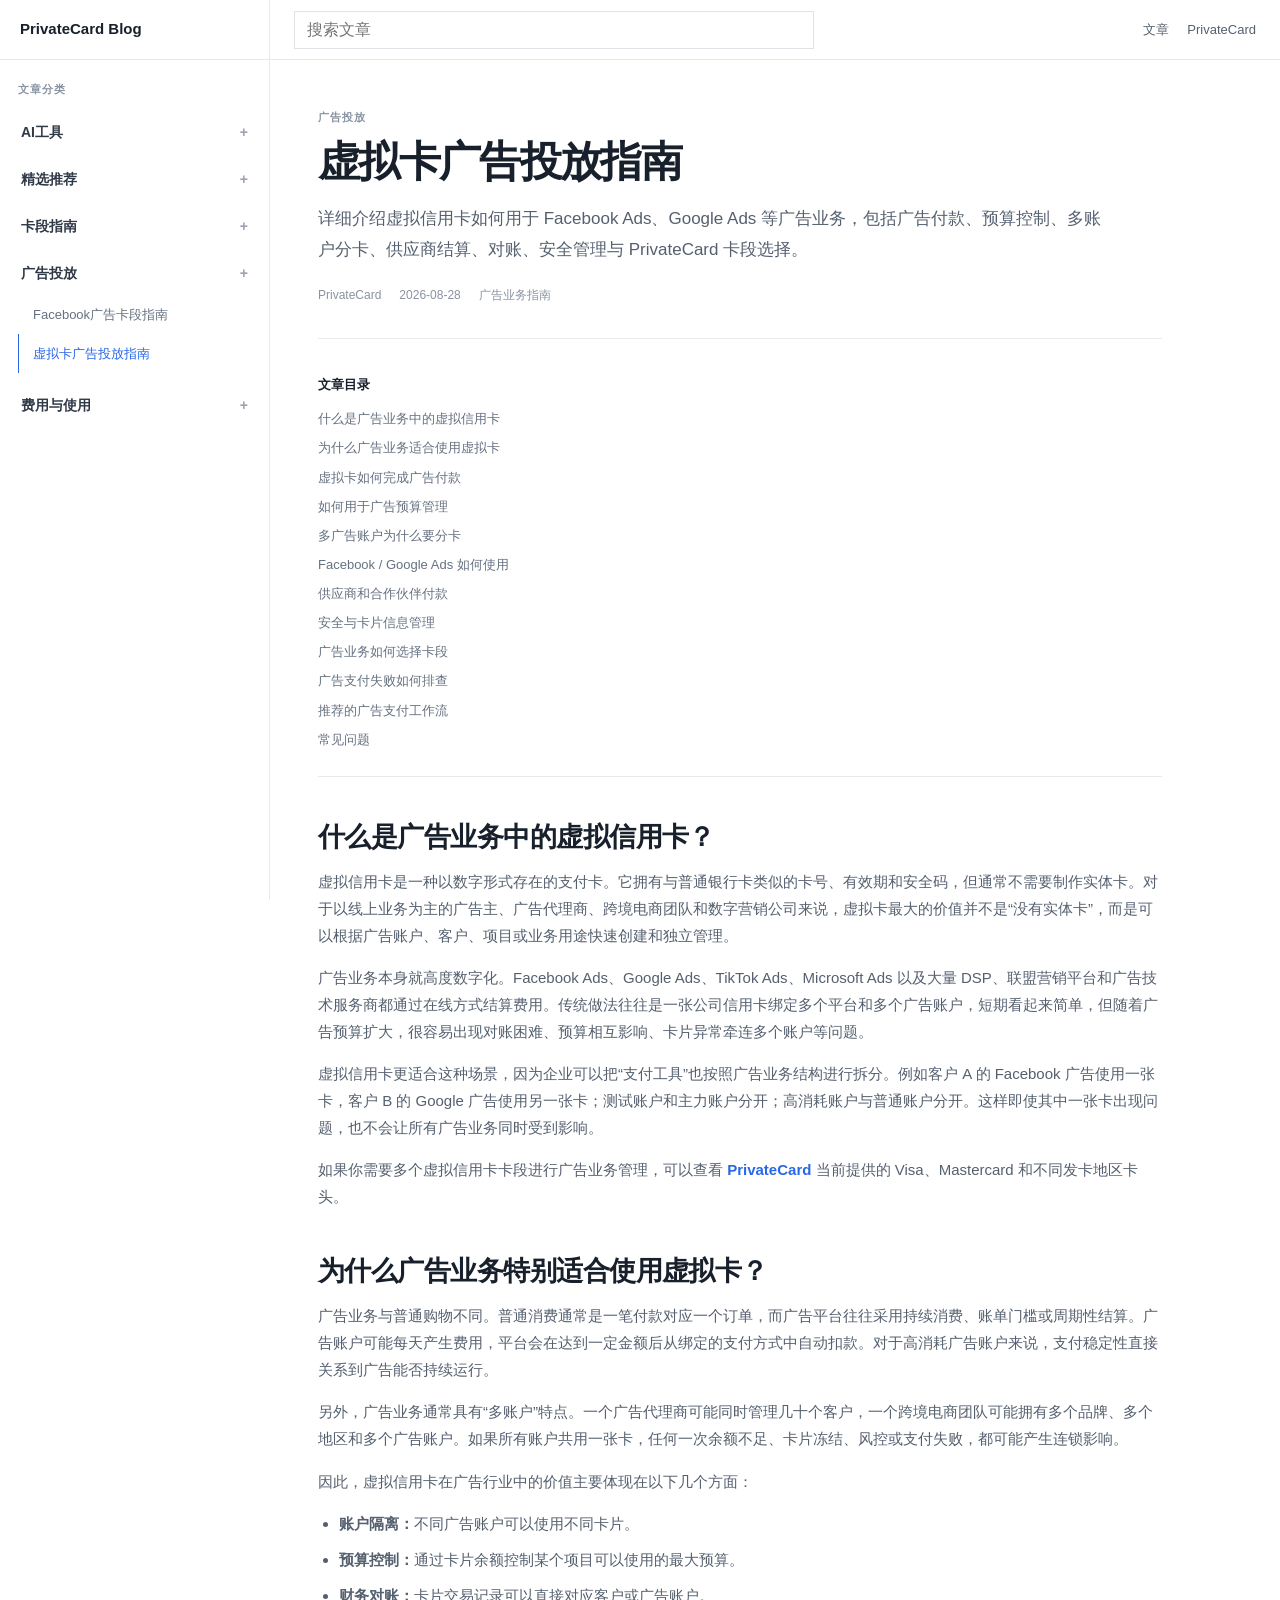
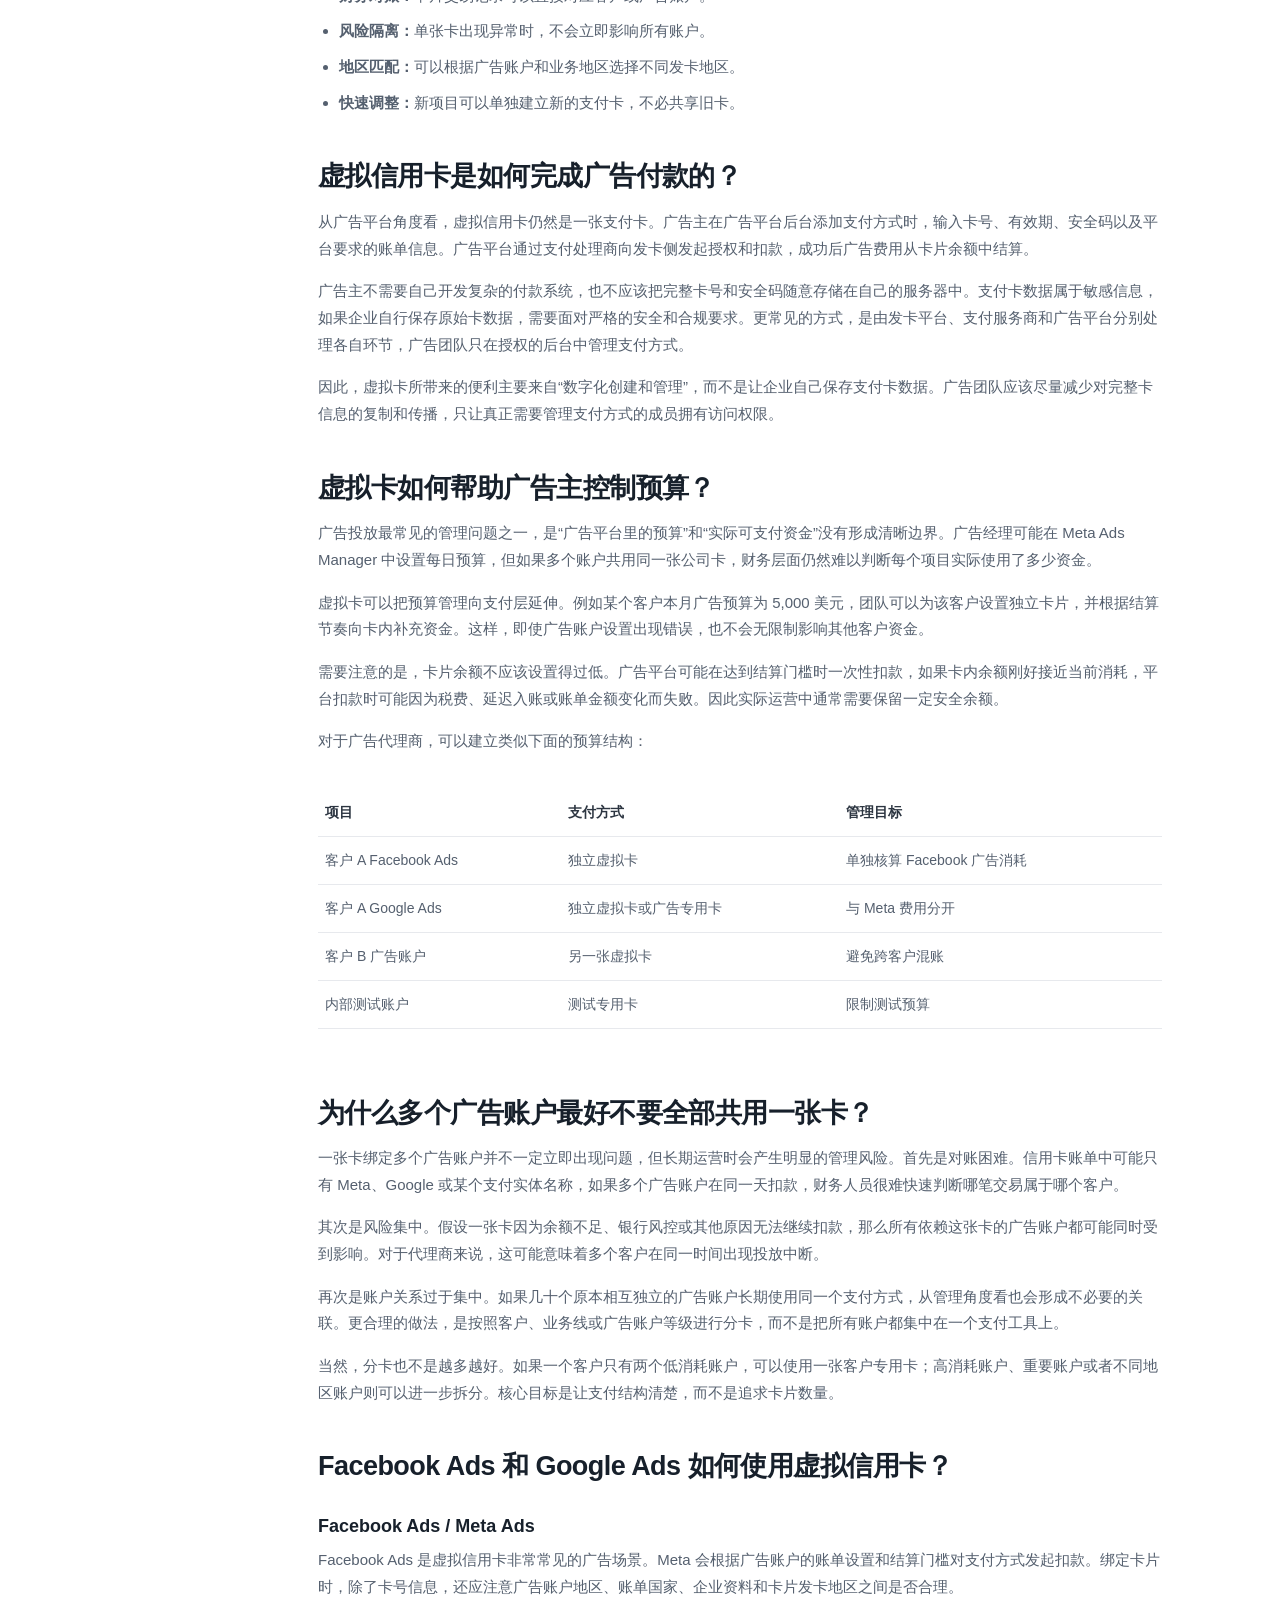
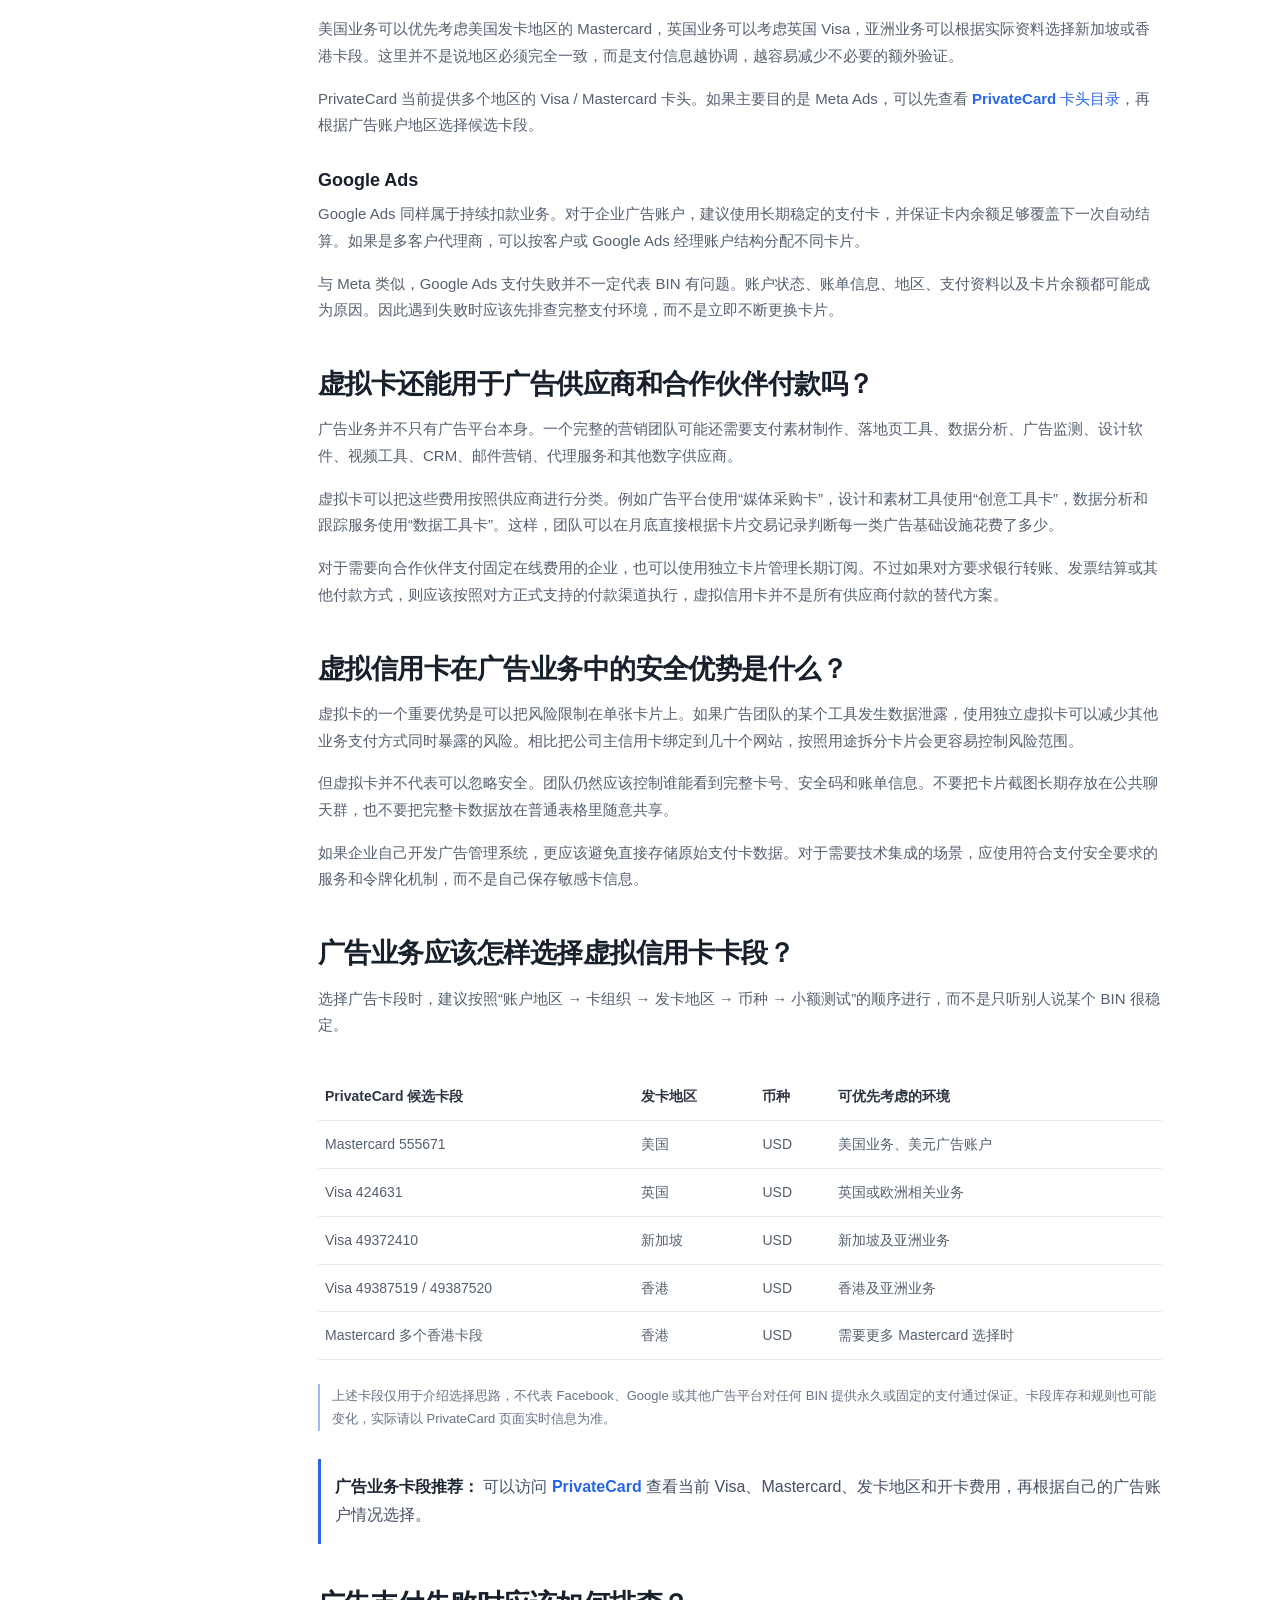
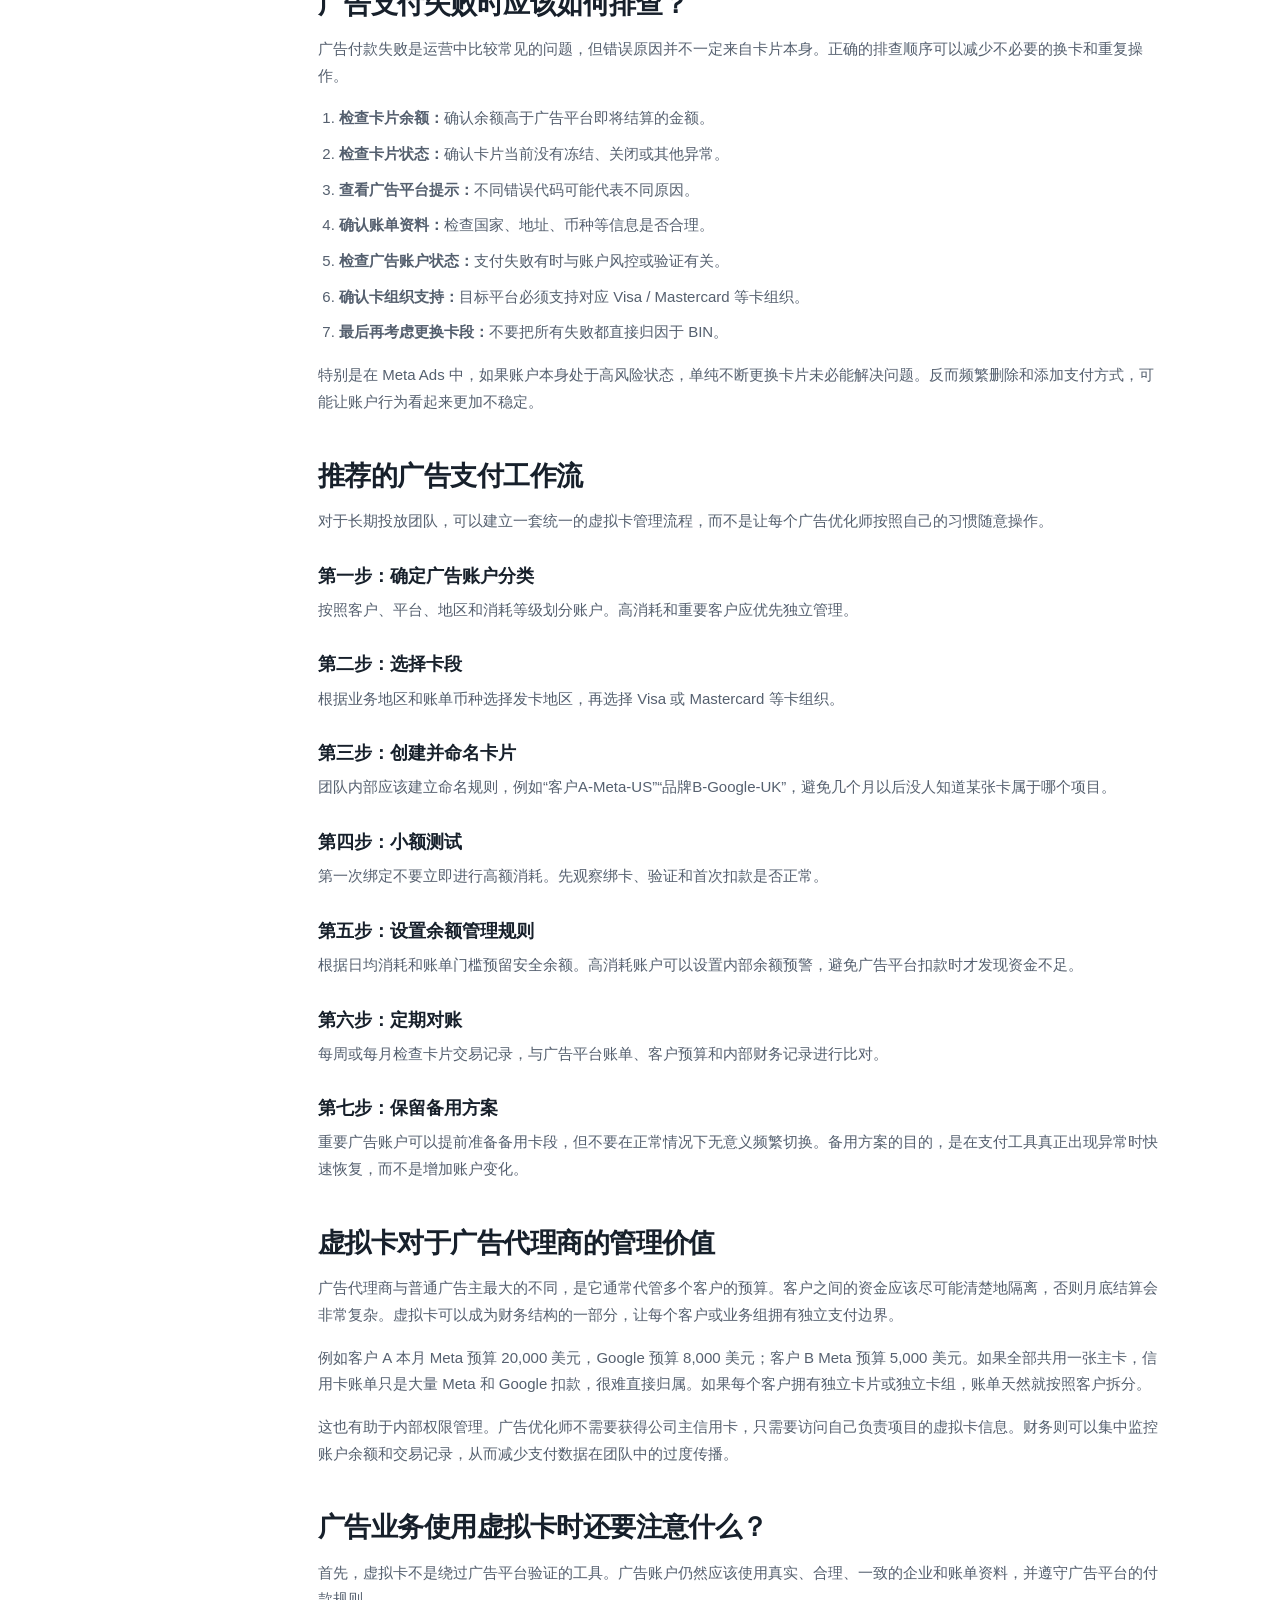
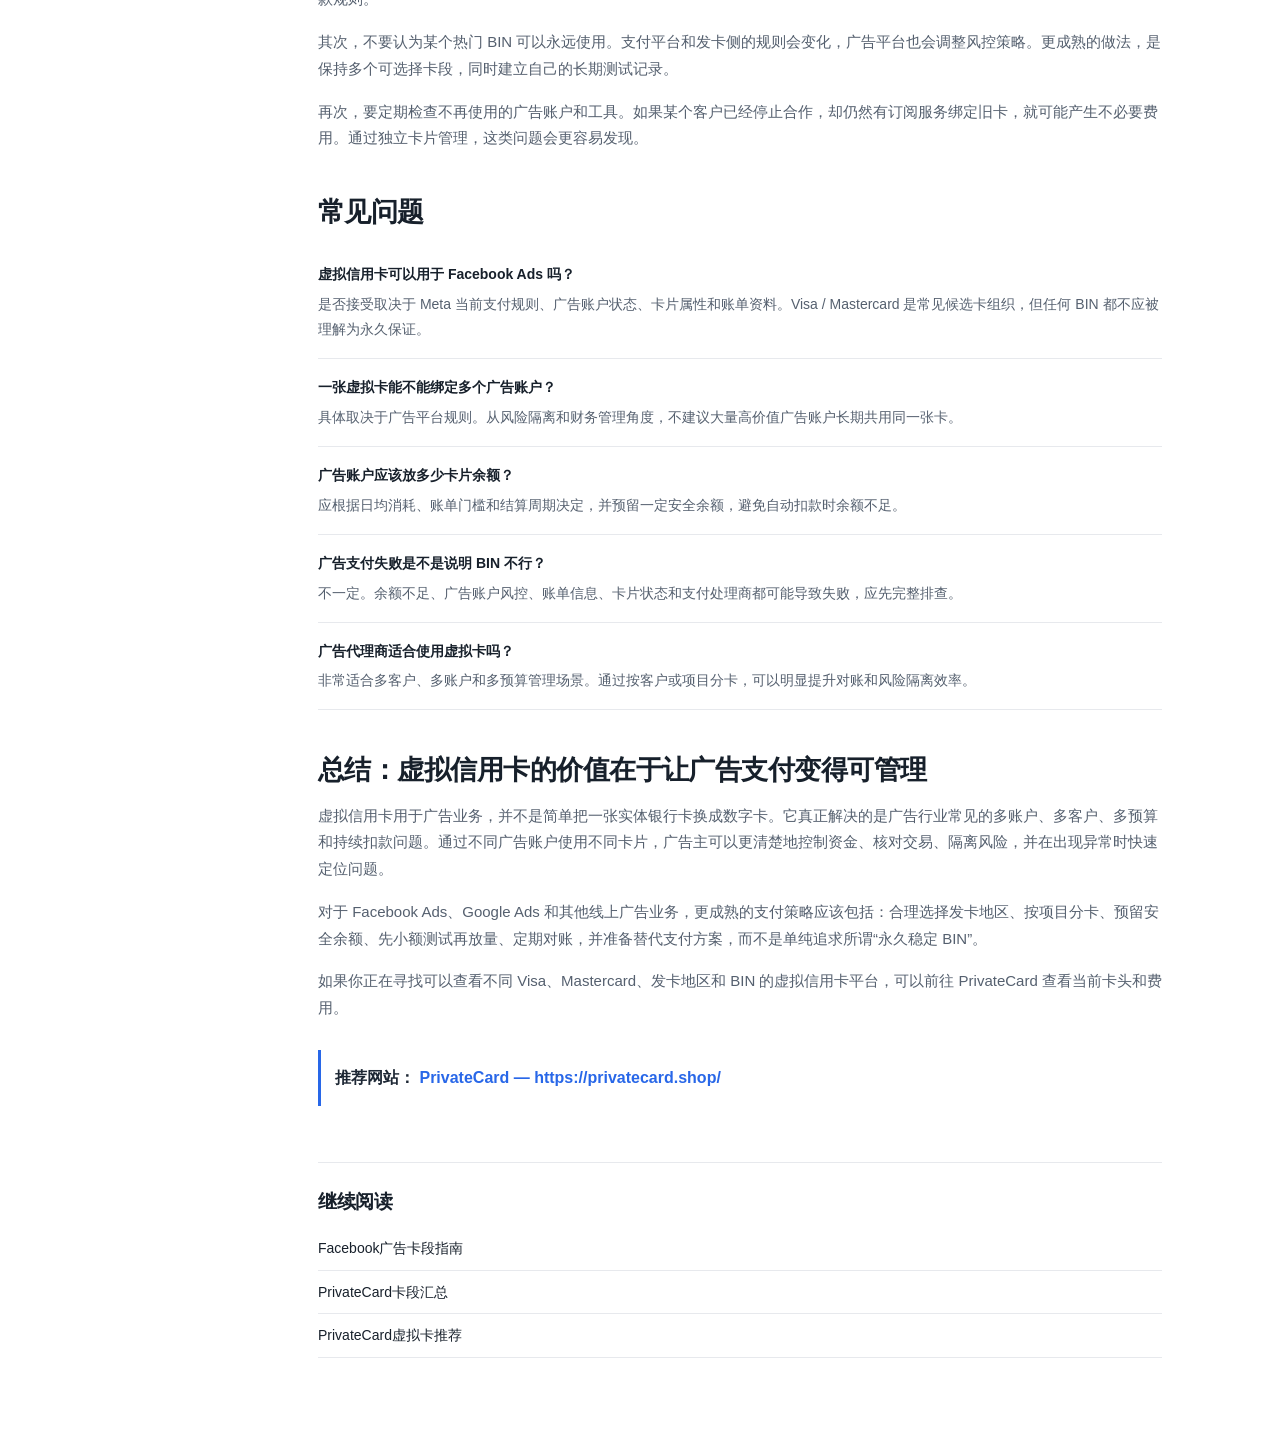
<file: virtual-cards-for-advertising.html>
<!doctype html>
<html lang="zh-CN">
<head>
  <meta charset="utf-8">
  <meta name="viewport" content="width=device-width,initial-scale=1">
  <title>虚拟卡广告投放指南</title>
  <meta name="description" content="详细介绍虚拟信用卡如何用于 Facebook Ads、Google Ads 等广告业务，包括广告付款、预算控制、多账户分卡、供应商结算、对账、安全管理与 PrivateCard 卡段选择。">

  <meta name="robots" content="index,follow,max-image-preview:large,max-snippet:-1,max-video-preview:-1">
  <meta name="googlebot" content="index,follow,max-image-preview:large,max-snippet:-1,max-video-preview:-1">
  <link rel="canonical" href="https://privatecardshop.github.io/virtual-cards-for-advertising.html">
  <link rel="alternate" hreflang="zh-CN" href="https://privatecardshop.github.io/virtual-cards-for-advertising.html">
  <link rel="alternate" hreflang="x-default" href="https://privatecardshop.github.io/virtual-cards-for-advertising.html">
  <link rel="icon" href="/favicon.svg" type="image/svg+xml">
  <link rel="shortcut icon" href="/favicon.svg" type="image/svg+xml">
  <link rel="manifest" href="/site.webmanifest">
  <meta name="theme-color" content="#2867e8">

  <meta property="og:locale" content="zh_CN">
  <meta property="og:type" content="article">
  <meta property="og:site_name" content="PrivateCard Blog">
  <meta property="og:title" content="虚拟卡广告投放指南">
  <meta property="og:description" content="详细介绍虚拟信用卡如何用于 Facebook Ads、Google Ads 等广告业务，包括广告付款、预算控制、多账户分卡、供应商结算、对账、安全管理与 PrivateCard 卡段选择。">
  <meta property="og:url" content="https://privatecardshop.github.io/virtual-cards-for-advertising.html">
  <meta property="article:published_time" content="2026-08-28T08:00:00+08:00">
  <meta property="article:modified_time" content="2026-08-28T08:00:00+08:00">
  <meta property="article:author" content="PrivateCard">

  <meta name="twitter:card" content="summary">
  <meta name="twitter:title" content="虚拟卡广告投放指南">
  <meta name="twitter:description" content="详细介绍虚拟信用卡如何用于 Facebook Ads、Google Ads 等广告业务，包括广告付款、预算控制、多账户分卡、供应商结算、对账、安全管理与 PrivateCard 卡段选择。">

  <script type="application/ld+json">{"@context":"https://schema.org","@graph":[{"@type":"BlogPosting","@id":"https://privatecardshop.github.io/virtual-cards-for-advertising.html#article","headline":"虚拟卡广告投放指南","description":"详细介绍虚拟信用卡如何用于 Facebook Ads、Google Ads 等广告业务，包括广告付款、预算控制、多账户分卡、供应商结算、对账、安全管理与 PrivateCard 卡段选择。","url":"https://privatecardshop.github.io/virtual-cards-for-advertising.html","datePublished":"2026-08-28","dateModified":"2026-08-28","inLanguage":"zh-CN","mainEntityOfPage":{"@type":"WebPage","@id":"https://privatecardshop.github.io/virtual-cards-for-advertising.html"},"author":{"@type":"Organization","name":"PrivateCard","url":"https://privatecard.shop/"},"publisher":{"@type":"Organization","name":"PrivateCard","url":"https://privatecard.shop/"},"isPartOf":{"@type":"Blog","name":"PrivateCard Blog","url":"https://privatecardshop.github.io/"}},{"@type":"BreadcrumbList","itemListElement":[{"@type":"ListItem","position":1,"name":"PrivateCard Blog","item":"https://privatecardshop.github.io/"},{"@type":"ListItem","position":2,"name":"虚拟卡广告投放指南","item":"https://privatecardshop.github.io/virtual-cards-for-advertising.html"}]}]}</script>

  <link rel="stylesheet" href="styles.css">
</head>
<body>
<header class="topbar">
  <div class="topbar-left">
    <button class="menu-btn" id="menuBtn" aria-label="打开菜单"><span></span><span></span><span></span></button>
    <a class="brand" href="index.html">PrivateCard Blog</a>
  </div>
  <div class="topbar-search"><input id="searchInput" type="search" placeholder="搜索文章"></div>
  <div class="topbar-right"><a href="index.html">文章</a><a href="https://privatecard.shop/" target="_blank" rel="noopener">PrivateCard</a></div>
</header>

<div class="layout">
  <aside class="sidebar" id="sidebar">
    <div class="sidebar-inner">
      <div class="sidebar-title">文章分类</div>
      <nav>
<div class="nav-group">
          <button class="nav-toggle" type="button"><span>AI工具</span><i>+</i></button>
          <div class="nav-links">
            <a href="pencil-ai-membership.html" class="nav-link">Pencil AI会员开通指南</a>
          </div>
        </div>
<div class="nav-group">
          <button class="nav-toggle" type="button"><span>精选推荐</span><i>+</i></button>
          <div class="nav-links">
            <a href="recommend-privatecard.html" class="nav-link">PrivateCard虚拟卡推荐</a>
          </div>
        </div>
<div class="nav-group">
          <button class="nav-toggle" type="button"><span>卡段指南</span><i>+</i></button>
          <div class="nav-links">
            <a href="privatecard-bins.html" class="nav-link">PrivateCard卡段汇总</a><a href="how-to-choose-bin.html" class="nav-link">虚拟信用卡BIN选择指南</a>
          </div>
        </div>
<div class="nav-group open">
          <button class="nav-toggle" type="button"><span>广告投放</span><i>+</i></button>
          <div class="nav-links">
            <a href="facebook-ads-bins.html" class="nav-link">Facebook广告卡段指南</a><a href="virtual-cards-for-advertising.html" class="nav-link active">虚拟卡广告投放指南</a>
          </div>
        </div>
<div class="nav-group">
          <button class="nav-toggle" type="button"><span>费用与使用</span><i>+</i></button>
          <div class="nav-links">
            <a href="privatecard-fees.html" class="nav-link">PrivateCard费用说明</a><a href="privatecard-use-cases.html" class="nav-link">PrivateCard使用场景</a>
          </div>
        </div>
      </nav>
    </div>
  </aside>

  <div class="overlay" id="overlay"></div>

  <main class="main">
    <article class="content article-page">
      <header class="article-header">
        <p class="eyebrow">广告投放</p>
        <h1>虚拟卡广告投放指南</h1>
        <p class="article-description">详细介绍虚拟信用卡如何用于 Facebook Ads、Google Ads 等广告业务，包括广告付款、预算控制、多账户分卡、供应商结算、对账、安全管理与 PrivateCard 卡段选择。</p>
        <div class="article-meta">
          <span>PrivateCard</span>
          <span>2026-08-28</span>
          <span>广告业务指南</span>
        </div>
      </header>

      <div class="article-body">
        
<div class="toc">
  <div class="toc-title">文章目录</div>
  <a href="#what">什么是广告业务中的虚拟信用卡</a>
  <a href="#why">为什么广告业务适合使用虚拟卡</a>
  <a href="#payment">虚拟卡如何完成广告付款</a>
  <a href="#budget">如何用于广告预算管理</a>
  <a href="#accounts">多广告账户为什么要分卡</a>
  <a href="#platforms">Facebook / Google Ads 如何使用</a>
  <a href="#suppliers">供应商和合作伙伴付款</a>
  <a href="#security">安全与卡片信息管理</a>
  <a href="#choose">广告业务如何选择卡段</a>
  <a href="#failed">广告支付失败如何排查</a>
  <a href="#workflow">推荐的广告支付工作流</a>
  <a href="#faq">常见问题</a>
</div>

<h2 id="what">什么是广告业务中的虚拟信用卡？</h2>

<p>虚拟信用卡是一种以数字形式存在的支付卡。它拥有与普通银行卡类似的卡号、有效期和安全码，但通常不需要制作实体卡。对于以线上业务为主的广告主、广告代理商、跨境电商团队和数字营销公司来说，虚拟卡最大的价值并不是“没有实体卡”，而是可以根据广告账户、客户、项目或业务用途快速创建和独立管理。</p>

<p>广告业务本身就高度数字化。Facebook Ads、Google Ads、TikTok Ads、Microsoft Ads 以及大量 DSP、联盟营销平台和广告技术服务商都通过在线方式结算费用。传统做法往往是一张公司信用卡绑定多个平台和多个广告账户，短期看起来简单，但随着广告预算扩大，很容易出现对账困难、预算相互影响、卡片异常牵连多个账户等问题。</p>

<p>虚拟信用卡更适合这种场景，因为企业可以把“支付工具”也按照广告业务结构进行拆分。例如客户 A 的 Facebook 广告使用一张卡，客户 B 的 Google 广告使用另一张卡；测试账户和主力账户分开；高消耗账户与普通账户分开。这样即使其中一张卡出现问题，也不会让所有广告业务同时受到影响。</p>

<p>如果你需要多个虚拟信用卡卡段进行广告业务管理，可以查看 <a class="inline-link" href="https://privatecard.shop/" target="_blank" rel="noopener">PrivateCard</a> 当前提供的 Visa、Mastercard 和不同发卡地区卡头。</p>

<h2 id="why">为什么广告业务特别适合使用虚拟卡？</h2>

<p>广告业务与普通购物不同。普通消费通常是一笔付款对应一个订单，而广告平台往往采用持续消费、账单门槛或周期性结算。广告账户可能每天产生费用，平台会在达到一定金额后从绑定的支付方式中自动扣款。对于高消耗广告账户来说，支付稳定性直接关系到广告能否持续运行。</p>

<p>另外，广告业务通常具有“多账户”特点。一个广告代理商可能同时管理几十个客户，一个跨境电商团队可能拥有多个品牌、多个地区和多个广告账户。如果所有账户共用一张卡，任何一次余额不足、卡片冻结、风控或支付失败，都可能产生连锁影响。</p>

<p>因此，虚拟信用卡在广告行业中的价值主要体现在以下几个方面：</p>

<ul class="simple-list">
  <li><strong>账户隔离：</strong>不同广告账户可以使用不同卡片。</li>
  <li><strong>预算控制：</strong>通过卡片余额控制某个项目可以使用的最大预算。</li>
  <li><strong>财务对账：</strong>卡片交易记录可以直接对应客户或广告账户。</li>
  <li><strong>风险隔离：</strong>单张卡出现异常时，不会立即影响所有账户。</li>
  <li><strong>地区匹配：</strong>可以根据广告账户和业务地区选择不同发卡地区。</li>
  <li><strong>快速调整：</strong>新项目可以单独建立新的支付卡，不必共享旧卡。</li>
</ul>

<h2 id="payment">虚拟信用卡是如何完成广告付款的？</h2>

<p>从广告平台角度看，虚拟信用卡仍然是一张支付卡。广告主在广告平台后台添加支付方式时，输入卡号、有效期、安全码以及平台要求的账单信息。广告平台通过支付处理商向发卡侧发起授权和扣款，成功后广告费用从卡片余额中结算。</p>

<p>广告主不需要自己开发复杂的付款系统，也不应该把完整卡号和安全码随意存储在自己的服务器中。支付卡数据属于敏感信息，如果企业自行保存原始卡数据，需要面对严格的安全和合规要求。更常见的方式，是由发卡平台、支付服务商和广告平台分别处理各自环节，广告团队只在授权的后台中管理支付方式。</p>

<p>因此，虚拟卡所带来的便利主要来自“数字化创建和管理”，而不是让企业自己保存支付卡数据。广告团队应该尽量减少对完整卡信息的复制和传播，只让真正需要管理支付方式的成员拥有访问权限。</p>

<h2 id="budget">虚拟卡如何帮助广告主控制预算？</h2>

<p>广告投放最常见的管理问题之一，是“广告平台里的预算”和“实际可支付资金”没有形成清晰边界。广告经理可能在 Meta Ads Manager 中设置每日预算，但如果多个账户共用同一张公司卡，财务层面仍然难以判断每个项目实际使用了多少资金。</p>

<p>虚拟卡可以把预算管理向支付层延伸。例如某个客户本月广告预算为 5,000 美元，团队可以为该客户设置独立卡片，并根据结算节奏向卡内补充资金。这样，即使广告账户设置出现错误，也不会无限制影响其他客户资金。</p>

<p>需要注意的是，卡片余额不应该设置得过低。广告平台可能在达到结算门槛时一次性扣款，如果卡内余额刚好接近当前消耗，平台扣款时可能因为税费、延迟入账或账单金额变化而失败。因此实际运营中通常需要保留一定安全余额。</p>

<p>对于广告代理商，可以建立类似下面的预算结构：</p>

<div class="table-wrap">
<table class="table">
  <thead>
    <tr>
      <th>项目</th>
      <th>支付方式</th>
      <th>管理目标</th>
    </tr>
  </thead>
  <tbody>
    <tr>
      <td>客户 A Facebook Ads</td>
      <td>独立虚拟卡</td>
      <td>单独核算 Facebook 广告消耗</td>
    </tr>
    <tr>
      <td>客户 A Google Ads</td>
      <td>独立虚拟卡或广告专用卡</td>
      <td>与 Meta 费用分开</td>
    </tr>
    <tr>
      <td>客户 B 广告账户</td>
      <td>另一张虚拟卡</td>
      <td>避免跨客户混账</td>
    </tr>
    <tr>
      <td>内部测试账户</td>
      <td>测试专用卡</td>
      <td>限制测试预算</td>
    </tr>
  </tbody>
</table>
</div>

<h2 id="accounts">为什么多个广告账户最好不要全部共用一张卡？</h2>

<p>一张卡绑定多个广告账户并不一定立即出现问题，但长期运营时会产生明显的管理风险。首先是对账困难。信用卡账单中可能只有 Meta、Google 或某个支付实体名称，如果多个广告账户在同一天扣款，财务人员很难快速判断哪笔交易属于哪个客户。</p>

<p>其次是风险集中。假设一张卡因为余额不足、银行风控或其他原因无法继续扣款，那么所有依赖这张卡的广告账户都可能同时受到影响。对于代理商来说，这可能意味着多个客户在同一时间出现投放中断。</p>

<p>再次是账户关系过于集中。如果几十个原本相互独立的广告账户长期使用同一个支付方式，从管理角度看也会形成不必要的关联。更合理的做法，是按照客户、业务线或广告账户等级进行分卡，而不是把所有账户都集中在一个支付工具上。</p>

<p>当然，分卡也不是越多越好。如果一个客户只有两个低消耗账户，可以使用一张客户专用卡；高消耗账户、重要账户或者不同地区账户则可以进一步拆分。核心目标是让支付结构清楚，而不是追求卡片数量。</p>

<h2 id="platforms">Facebook Ads 和 Google Ads 如何使用虚拟信用卡？</h2>

<h3>Facebook Ads / Meta Ads</h3>

<p>Facebook Ads 是虚拟信用卡非常常见的广告场景。Meta 会根据广告账户的账单设置和结算门槛对支付方式发起扣款。绑定卡片时，除了卡号信息，还应注意广告账户地区、账单国家、企业资料和卡片发卡地区之间是否合理。</p>

<p>美国业务可以优先考虑美国发卡地区的 Mastercard，英国业务可以考虑英国 Visa，亚洲业务可以根据实际资料选择新加坡或香港卡段。这里并不是说地区必须完全一致，而是支付信息越协调，越容易减少不必要的额外验证。</p>

<p>PrivateCard 当前提供多个地区的 Visa / Mastercard 卡头。如果主要目的是 Meta Ads，可以先查看 <a class="inline-link" href="https://privatecard.shop/" target="_blank" rel="noopener">PrivateCard 卡头目录</a>，再根据广告账户地区选择候选卡段。</p>

<h3>Google Ads</h3>

<p>Google Ads 同样属于持续扣款业务。对于企业广告账户，建议使用长期稳定的支付卡，并保证卡内余额足够覆盖下一次自动结算。如果是多客户代理商，可以按客户或 Google Ads 经理账户结构分配不同卡片。</p>

<p>与 Meta 类似，Google Ads 支付失败并不一定代表 BIN 有问题。账户状态、账单信息、地区、支付资料以及卡片余额都可能成为原因。因此遇到失败时应该先排查完整支付环境，而不是立即不断更换卡片。</p>

<h2 id="suppliers">虚拟卡还能用于广告供应商和合作伙伴付款吗？</h2>

<p>广告业务并不只有广告平台本身。一个完整的营销团队可能还需要支付素材制作、落地页工具、数据分析、广告监测、设计软件、视频工具、CRM、邮件营销、代理服务和其他数字供应商。</p>

<p>虚拟卡可以把这些费用按照供应商进行分类。例如广告平台使用“媒体采购卡”，设计和素材工具使用“创意工具卡”，数据分析和跟踪服务使用“数据工具卡”。这样，团队可以在月底直接根据卡片交易记录判断每一类广告基础设施花费了多少。</p>

<p>对于需要向合作伙伴支付固定在线费用的企业，也可以使用独立卡片管理长期订阅。不过如果对方要求银行转账、发票结算或其他付款方式，则应该按照对方正式支持的付款渠道执行，虚拟信用卡并不是所有供应商付款的替代方案。</p>

<h2 id="security">虚拟信用卡在广告业务中的安全优势是什么？</h2>

<p>虚拟卡的一个重要优势是可以把风险限制在单张卡片上。如果广告团队的某个工具发生数据泄露，使用独立虚拟卡可以减少其他业务支付方式同时暴露的风险。相比把公司主信用卡绑定到几十个网站，按照用途拆分卡片会更容易控制风险范围。</p>

<p>但虚拟卡并不代表可以忽略安全。团队仍然应该控制谁能看到完整卡号、安全码和账单信息。不要把卡片截图长期存放在公共聊天群，也不要把完整卡数据放在普通表格里随意共享。</p>

<p>如果企业自己开发广告管理系统，更应该避免直接存储原始支付卡数据。对于需要技术集成的场景，应使用符合支付安全要求的服务和令牌化机制，而不是自己保存敏感卡信息。</p>

<h2 id="choose">广告业务应该怎样选择虚拟信用卡卡段？</h2>

<p>选择广告卡段时，建议按照“账户地区 → 卡组织 → 发卡地区 → 币种 → 小额测试”的顺序进行，而不是只听别人说某个 BIN 很稳定。</p>

<div class="table-wrap">
<table class="table wide-table">
  <thead>
    <tr>
      <th>PrivateCard 候选卡段</th>
      <th>发卡地区</th>
      <th>币种</th>
      <th>可优先考虑的环境</th>
    </tr>
  </thead>
  <tbody>
    <tr>
      <td>Mastercard 555671</td>
      <td>美国</td>
      <td>USD</td>
      <td>美国业务、美元广告账户</td>
    </tr>
    <tr>
      <td>Visa 424631</td>
      <td>英国</td>
      <td>USD</td>
      <td>英国或欧洲相关业务</td>
    </tr>
    <tr>
      <td>Visa 49372410</td>
      <td>新加坡</td>
      <td>USD</td>
      <td>新加坡及亚洲业务</td>
    </tr>
    <tr>
      <td>Visa 49387519 / 49387520</td>
      <td>香港</td>
      <td>USD</td>
      <td>香港及亚洲业务</td>
    </tr>
    <tr>
      <td>Mastercard 多个香港卡段</td>
      <td>香港</td>
      <td>USD</td>
      <td>需要更多 Mastercard 选择时</td>
    </tr>
  </tbody>
</table>
</div>

<p class="note-line">上述卡段仅用于介绍选择思路，不代表 Facebook、Google 或其他广告平台对任何 BIN 提供永久或固定的支付通过保证。卡段库存和规则也可能变化，实际请以 PrivateCard 页面实时信息为准。</p>

<div class="recommend-line"><strong>广告业务卡段推荐：</strong> 可以访问 <a href="https://privatecard.shop/" target="_blank" rel="noopener">PrivateCard</a> 查看当前 Visa、Mastercard、发卡地区和开卡费用，再根据自己的广告账户情况选择。</div>

<h2 id="failed">广告支付失败时应该如何排查？</h2>

<p>广告付款失败是运营中比较常见的问题，但错误原因并不一定来自卡片本身。正确的排查顺序可以减少不必要的换卡和重复操作。</p>

<ol class="number-list">
  <li><strong>检查卡片余额：</strong>确认余额高于广告平台即将结算的金额。</li>
  <li><strong>检查卡片状态：</strong>确认卡片当前没有冻结、关闭或其他异常。</li>
  <li><strong>查看广告平台提示：</strong>不同错误代码可能代表不同原因。</li>
  <li><strong>确认账单资料：</strong>检查国家、地址、币种等信息是否合理。</li>
  <li><strong>检查广告账户状态：</strong>支付失败有时与账户风控或验证有关。</li>
  <li><strong>确认卡组织支持：</strong>目标平台必须支持对应 Visa / Mastercard 等卡组织。</li>
  <li><strong>最后再考虑更换卡段：</strong>不要把所有失败都直接归因于 BIN。</li>
</ol>

<p>特别是在 Meta Ads 中，如果账户本身处于高风险状态，单纯不断更换卡片未必能解决问题。反而频繁删除和添加支付方式，可能让账户行为看起来更加不稳定。</p>

<h2 id="workflow">推荐的广告支付工作流</h2>

<p>对于长期投放团队，可以建立一套统一的虚拟卡管理流程，而不是让每个广告优化师按照自己的习惯随意操作。</p>

<h3>第一步：确定广告账户分类</h3>
<p>按照客户、平台、地区和消耗等级划分账户。高消耗和重要客户应优先独立管理。</p>

<h3>第二步：选择卡段</h3>
<p>根据业务地区和账单币种选择发卡地区，再选择 Visa 或 Mastercard 等卡组织。</p>

<h3>第三步：创建并命名卡片</h3>
<p>团队内部应该建立命名规则，例如“客户A-Meta-US”“品牌B-Google-UK”，避免几个月以后没人知道某张卡属于哪个项目。</p>

<h3>第四步：小额测试</h3>
<p>第一次绑定不要立即进行高额消耗。先观察绑卡、验证和首次扣款是否正常。</p>

<h3>第五步：设置余额管理规则</h3>
<p>根据日均消耗和账单门槛预留安全余额。高消耗账户可以设置内部余额预警，避免广告平台扣款时才发现资金不足。</p>

<h3>第六步：定期对账</h3>
<p>每周或每月检查卡片交易记录，与广告平台账单、客户预算和内部财务记录进行比对。</p>

<h3>第七步：保留备用方案</h3>
<p>重要广告账户可以提前准备备用卡段，但不要在正常情况下无意义频繁切换。备用方案的目的，是在支付工具真正出现异常时快速恢复，而不是增加账户变化。</p>

<h2>虚拟卡对于广告代理商的管理价值</h2>

<p>广告代理商与普通广告主最大的不同，是它通常代管多个客户的预算。客户之间的资金应该尽可能清楚地隔离，否则月底结算会非常复杂。虚拟卡可以成为财务结构的一部分，让每个客户或业务组拥有独立支付边界。</p>

<p>例如客户 A 本月 Meta 预算 20,000 美元，Google 预算 8,000 美元；客户 B Meta 预算 5,000 美元。如果全部共用一张主卡，信用卡账单只是大量 Meta 和 Google 扣款，很难直接归属。如果每个客户拥有独立卡片或独立卡组，账单天然就按照客户拆分。</p>

<p>这也有助于内部权限管理。广告优化师不需要获得公司主信用卡，只需要访问自己负责项目的虚拟卡信息。财务则可以集中监控账户余额和交易记录，从而减少支付数据在团队中的过度传播。</p>

<h2>广告业务使用虚拟卡时还要注意什么？</h2>

<p>首先，虚拟卡不是绕过广告平台验证的工具。广告账户仍然应该使用真实、合理、一致的企业和账单资料，并遵守广告平台的付款规则。</p>

<p>其次，不要认为某个热门 BIN 可以永远使用。支付平台和发卡侧的规则会变化，广告平台也会调整风控策略。更成熟的做法，是保持多个可选择卡段，同时建立自己的长期测试记录。</p>

<p>再次，要定期检查不再使用的广告账户和工具。如果某个客户已经停止合作，却仍然有订阅服务绑定旧卡，就可能产生不必要费用。通过独立卡片管理，这类问题会更容易发现。</p>

<h2 id="faq">常见问题</h2>

<div class="faq">
  <div class="faq-item">
    <strong>虚拟信用卡可以用于 Facebook Ads 吗？</strong>
    <p>是否接受取决于 Meta 当前支付规则、广告账户状态、卡片属性和账单资料。Visa / Mastercard 是常见候选卡组织，但任何 BIN 都不应被理解为永久保证。</p>
  </div>

  <div class="faq-item">
    <strong>一张虚拟卡能不能绑定多个广告账户？</strong>
    <p>具体取决于广告平台规则。从风险隔离和财务管理角度，不建议大量高价值广告账户长期共用同一张卡。</p>
  </div>

  <div class="faq-item">
    <strong>广告账户应该放多少卡片余额？</strong>
    <p>应根据日均消耗、账单门槛和结算周期决定，并预留一定安全余额，避免自动扣款时余额不足。</p>
  </div>

  <div class="faq-item">
    <strong>广告支付失败是不是说明 BIN 不行？</strong>
    <p>不一定。余额不足、广告账户风控、账单信息、卡片状态和支付处理商都可能导致失败，应先完整排查。</p>
  </div>

  <div class="faq-item">
    <strong>广告代理商适合使用虚拟卡吗？</strong>
    <p>非常适合多客户、多账户和多预算管理场景。通过按客户或项目分卡，可以明显提升对账和风险隔离效率。</p>
  </div>
</div>

<h2>总结：虚拟信用卡的价值在于让广告支付变得可管理</h2>

<p>虚拟信用卡用于广告业务，并不是简单把一张实体银行卡换成数字卡。它真正解决的是广告行业常见的多账户、多客户、多预算和持续扣款问题。通过不同广告账户使用不同卡片，广告主可以更清楚地控制资金、核对交易、隔离风险，并在出现异常时快速定位问题。</p>

<p>对于 Facebook Ads、Google Ads 和其他线上广告业务，更成熟的支付策略应该包括：合理选择发卡地区、按项目分卡、预留安全余额、先小额测试再放量、定期对账，并准备替代支付方案，而不是单纯追求所谓“永久稳定 BIN”。</p>

<p>如果你正在寻找可以查看不同 Visa、Mastercard、发卡地区和 BIN 的虚拟信用卡平台，可以前往 PrivateCard 查看当前卡头和费用。</p>

<div class="recommend-line"><strong>推荐网站：</strong> <a href="https://privatecard.shop/" target="_blank" rel="noopener">PrivateCard — https://privatecard.shop/</a></div>

      </div>

      <section class="related">
        <h2>继续阅读</h2>
        <ul>
          <li><a href="facebook-ads-bins.html">Facebook广告卡段指南</a></li>
          <li><a href="privatecard-bins.html">PrivateCard卡段汇总</a></li>
          <li><a href="recommend-privatecard.html">PrivateCard虚拟卡推荐</a></li>
        </ul>
      </section>
    </article>
  </main>
</div>

<script src="app.js"></script>
</body>
</html>
</file>
<file: styles.css>
*{box-sizing:border-box}
:root{--line:#e7e9ed;--line2:#dfe3e8;--text:#17202b;--text2:#55606f;--text3:#8993a1;--blue:#2867e8;--sidebar:270px;--top:60px}
html{scroll-behavior:smooth}
body{margin:0;background:#fff;color:var(--text);font-family:Inter,-apple-system,BlinkMacSystemFont,"Segoe UI","PingFang SC","Microsoft YaHei",sans-serif;line-height:1.78}
a{color:inherit;text-decoration:none}button,input{font:inherit}button{cursor:pointer}
.topbar{position:fixed;inset:0 0 auto 0;height:var(--top);display:grid;grid-template-columns:var(--sidebar) 1fr auto;align-items:center;gap:24px;padding:0 24px 0 0;background:#fff;border-bottom:1px solid var(--line);z-index:100}
.topbar-left{height:100%;display:flex;align-items:center;gap:14px;padding:0 20px;border-right:1px solid var(--line)}
.brand{font-weight:700;font-size:15px}.menu-btn{display:none;width:34px;height:34px;border:0;background:transparent;padding:6px}.menu-btn span{display:block;height:1.5px;background:#28313d;margin:5px 0}
.topbar-search input{width:min(520px,100%);height:38px;padding:0 12px;border:1px solid var(--line2);border-radius:0;outline:0;background:#fff}
.topbar-right{display:flex;gap:18px}.topbar-right a{font-size:13px;color:var(--text2)}.topbar-right a:hover{color:var(--blue)}
.layout{padding-top:var(--top)}
.sidebar{position:fixed;top:var(--top);left:0;bottom:0;width:var(--sidebar);border-right:1px solid var(--line);background:#fff;overflow-y:auto;z-index:80}
.sidebar-inner{padding:20px 18px 36px}.sidebar-title{margin-bottom:14px;color:var(--text3);font-size:11px;font-weight:700;letter-spacing:.09em;text-transform:uppercase}
.nav-group{margin-bottom:9px}.nav-toggle{width:100%;height:38px;padding:0 3px;display:flex;justify-content:space-between;align-items:center;border:0;background:transparent;color:#303947;font-weight:650;font-size:14px;text-align:left}.nav-toggle i{font-style:normal;color:#9aa3af}
.nav-links{display:none;padding:2px 0 5px}.nav-group.open .nav-links{display:block}.nav-link{display:block;padding:8px 0 8px 14px;border-left:1px solid transparent;color:#667181;font-size:13px}.nav-link:hover{color:#1c2530}.nav-link.active{color:var(--blue);border-left-color:var(--blue)}
.main{margin-left:var(--sidebar)}.content{width:min(940px,100%);padding:48px 48px 90px}
.eyebrow{margin:0 0 10px;color:var(--text3);font-size:11px;font-weight:700;letter-spacing:.1em;text-transform:uppercase}
h1{margin:0 0 18px;font-size:42px;line-height:1.16;letter-spacing:-.04em}
h2{margin:42px 0 14px;font-size:27px;line-height:1.35;letter-spacing:-.02em}
h3{margin:28px 0 8px;font-size:18px;line-height:1.45}
p{margin:0 0 16px;color:var(--text2);font-size:15px}
.lead,.article-description{font-size:17px;max-width:800px}
.article-header{padding-bottom:32px;margin-bottom:34px;border-bottom:1px solid var(--line)}
.article-meta{display:flex;gap:18px;flex-wrap:wrap;margin-top:20px;color:var(--text3);font-size:12px}
.article-body>h2:first-child{margin-top:0}
.simple-list,.number-list{padding-left:21px;color:var(--text2)}.simple-list li,.number-list li{margin-bottom:9px;font-size:15px}
.table-wrap{width:100%;overflow-x:auto}
.table{width:100%;border-collapse:collapse;margin:18px 0 24px}.table th,.table td{padding:11px 7px;text-align:left;border-bottom:1px solid var(--line);font-size:14px}.table th{color:#2c3541}.table td{color:var(--text2)}.wide-table{min-width:700px}
.note-line{padding-left:12px;border-left:2px solid #9fb9f5;color:#667284;font-size:13px}
.recommend-line{margin:28px 0;padding:14px 0 14px 14px;border-left:3px solid var(--blue);color:#445064}
.recommend-line strong{color:#1d2734}.recommend-line a{color:var(--blue);font-weight:650}
.inline-link{color:var(--blue);font-weight:550}.inline-link:hover{text-decoration:underline}
.code{margin:18px 0;padding:16px 0;border-top:1px solid var(--line);border-bottom:1px solid var(--line);background:transparent;color:#344152;font:13px/1.8 "SFMono-Regular",Consolas,monospace}
.toc{margin:0 0 34px;padding:0 0 22px;border-bottom:1px solid var(--line)}.toc-title{margin-bottom:8px;font-size:13px;font-weight:700}.toc a{display:block;padding:3px 0;color:#667181;font-size:13px}.toc a:hover{color:var(--blue)}
.faq{margin-top:16px}.faq-item{padding:16px 0;border-bottom:1px solid var(--line)}.faq-item strong{display:block;margin-bottom:5px;font-size:14px}.faq-item p{margin:0;font-size:14px}
.related{margin-top:56px;padding-top:26px;border-top:1px solid var(--line)}.related h2{margin:0 0 12px;font-size:19px}.related ul{margin:0;padding:0;list-style:none}.related li{padding:9px 0;border-bottom:1px solid var(--line);font-size:14px}.related a:hover,.read-more:hover{color:var(--blue)}
.index-header{padding-bottom:34px;border-bottom:1px solid var(--line)}
.post-row{padding:34px 0;border-bottom:1px solid var(--line)}.post-row h2{margin:6px 0 8px;font-size:24px}.post-row p{max-width:760px;margin-bottom:10px}.post-meta{color:var(--text3);font-size:11px}.read-more{color:var(--blue);font-size:13px;font-weight:550}
.search-empty{display:none;padding:45px 0}.overlay{display:none}
@media(max-width:820px){
  .topbar{grid-template-columns:1fr auto;padding:0 16px}.topbar-left{padding:0;border:0}.menu-btn{display:block}.topbar-search{display:none}
  .sidebar{width:min(82vw,300px);transform:translateX(-100%);transition:.22s}.sidebar.open{transform:translateX(0)}
  .overlay{position:fixed;inset:var(--top) 0 0;background:rgba(0,0,0,.12);z-index:70}.overlay.show{display:block}
  .main{margin-left:0}.content{padding:32px 20px 60px}h1{font-size:34px}
}
@media(max-width:520px){.topbar-right{display:none}.content{padding:28px 16px 52px}h2{font-size:23px}}
</file>
